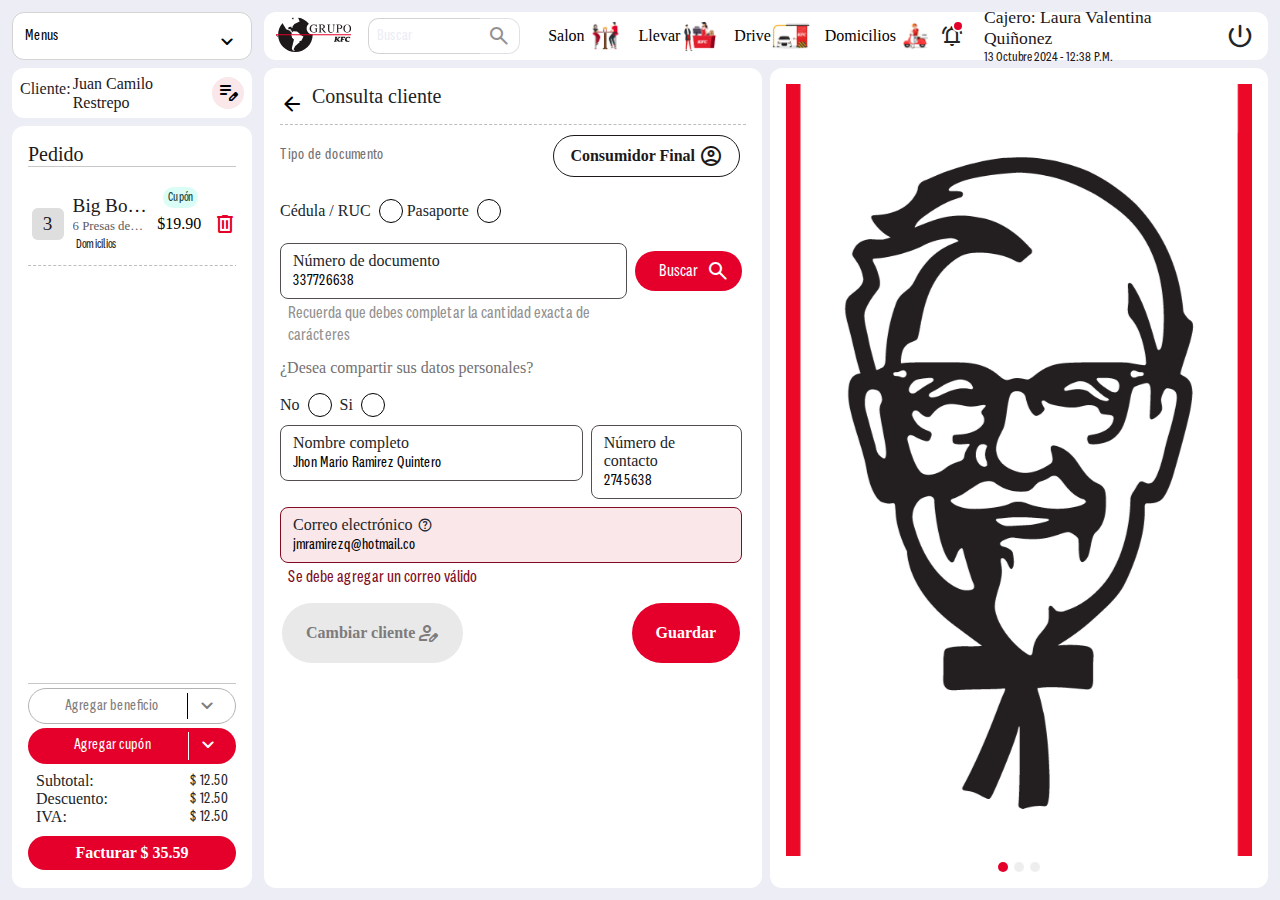
<file: index.html>
<!DOCTYPE html>
<html lang="es">
  <head>
    <meta charset="UTF-8" />
    <meta name="viewport" content="width=device-width, initial-scale=1.0" />
    <title>Demo KFC POS</title>
    <!-- bootstrap 5.3.3 -->
    <link
      href="https://cdn.jsdelivr.net/npm/bootstrap@5.3.3/dist/css/bootstrap.min.css"
      rel="stylesheet"
      crossorigin="anonymous"
    />

    <!-- material symbols -->
    <link
      rel="stylesheet"
      href="https://fonts.googleapis.com/css2?family=Material+Symbols+Rounded:opsz,wght,FILL,GRAD@20..48,100..700,0..1,-50..200"
    />

    <!-- estilos css -->
    <link rel="stylesheet" href="/css/styles.css" />
    <link rel="stylesheet" href="/css/core.css" />
    <link rel="stylesheet" href="/assets/fonts/kfc/kfc.css" />
    <!-- <link rel="stylesheet" href="libs/demo-files/demo.css" /> -->

    <!-- bootstrap bundle -->
    <script
      src="https://cdn.jsdelivr.net/npm/bootstrap@5.3.3/dist/js/bootstrap.bundle.min.js"
      integrity="sha384-YvpcrYf0tY3lHB60NNkmXc5s9fDVZLESaAA55NDzOxhy9GkcIdslK1eN7N6jIeHz"
      crossorigin="anonymous"
    ></script>
  </head>
  <body>
    <!-- main container -->
    <div class="mxp-main-container">
      <!-- container left -->
      <aside class="mxp-left-container">
        <!-- component menus -->
        <section class="mxp-component-menus">
          <!-- component reutilizable dropdown-->
          <div class="dropdown">
            <button
              class="btn btn-secondary dropdown-toggle"
              type="button"
              data-bs-toggle="dropdown"
              aria-expanded="false"
            >
              Menus
            </button>
            <ul class="dropdown-menu">
              <li><a class="dropdown-item" href="#">Menú Salón</a></li>
              <li><a class="dropdown-item" href="#">Menú delivery</a></li>
              <li><a class="dropdown-item" href="#">Menú drive</a></li>
            </ul>
          </div>
        </section>
        <!-- component registered user -->
        <section class="mxp-component-registered-user">
          <div class="mxp-content-detail-user">
            <h6>Cliente:</h6>
            <p>Juan Camilo Restrepo</p>
          </div>
          <button class="mxp-button-edit-user">
            <span class="material-symbols-rounded"> edit_note </span>
          </button>
        </section>
        <!-- component order -->
        <section class="mxp-component-summary-order">
          <h5>Pedido</h5>
          <!-- items order -->
          <section class="mxp-content-summary-order">
            <ul class="m-0 p-0">
              <li class="mxp-border-bottom-dashed">
                <div class="swipe-container">
                  <div class="reveal-left">
                    <button type="button" class="mxp-btn">
                      <em class="material-symbols-rounded">content_copy</em>
                    </button>
                  </div>
                  <div class="swipe-item">
                    <!-- <button type="button">
                      <em class="material-symbols-rounded">content_copy</em>
                    </button> -->
                    <div class="mxp-ItemLista_producto-ordenar">
                      <span class="mxp-tag-cupon active">Cupón</span>
                      <div class="mxp-contenedor-producto">
                        <div class="mxp-cantidades-prodto">3</div>
                        <div class="mxp-info-prodto">
                          <div class="mxp-nombre-plu">
                            Big Box kentuckt Sandwich Nuggets
                          </div>
                          <div class="mxp-descripcion-plu">
                            6 Presas de Pollo + 3 Papas Pequeñas
                          </div>
                          <span class="mxp-carga-tag-menu color-tag-purpura"
                            >Domicilios</span
                          >
                        </div>
                        <div class="mxp-precio-item-prodto">$19.90</div>
                        <div class="mxp-icono-borrar-item">
                          <em class="material-symbols-rounded">delete</em>
                        </div>
                      </div>
                    </div>
                    <!-- <button type="button">
                      <em class="material-symbols-rounded">delete</em>
                    </button> -->
                  </div>
                  <div class="reveal-right">
                    <button type="button" class="mxp-btn">
                      <em class="material-symbols-rounded">delete</em>
                    </button>
                  </div>
                </div>
              </li>
            </ul>
          </section>
          <!-- section summary amount -->
          <div class="mxp-content-summary-amount-items-container">
            <!-- button group Discount disable -->
            <div
              class="btn-group mxp-btn-group mxp-btn-group-disable w-100 my-1"
              role="group"
              aria-label="Button group with nested dropdown"
            >
              <button type="button" class="mxp-btn-left-group w-100" disabled>
                Agregar beneficio
              </button>

              <div class="btn-group" role="group">
                <button
                  type="button"
                  class="dropdown-toggle mxp-btn-right-group"
                  data-bs-toggle="dropdown"
                  aria-expanded="false"
                  disabled
                ></button>
                <ul class="dropdown-menu">
                  <li>
                    <a class="dropdown-item" href="#">Agregar beneficio</a>
                  </li>
                  <li>
                    <a class="dropdown-item" href="#">Consultar beneficio</a>
                  </li>
                </ul>
              </div>
            </div>
            <!-- button group Discount -->
            <div
              class="btn-group mxp-btn-group mxp-btn-group-primary w-100"
              role="group"
              aria-label="Button group with nested dropdown"
            >
              <button
                type="button"
                class="mxp-btn-left-group w-100"
                data-bs-toggle="modal"
                data-bs-target="#staticBackdrop"
              >
                Agregar cupón
              </button>

              <div class="btn-group" role="group">
                <button
                  type="button"
                  class="dropdown-toggle mxp-btn-right-group"
                  data-bs-toggle="dropdown"
                  aria-expanded="false"
                ></button>
                <ul class="dropdown-menu">
                  <li>
                    <a
                      class="dropdown-item"
                      data-bs-toggle="modal"
                      data-bs-target="#staticBackdrop"
                      href="#"
                      >Agregar cupón</a
                    >
                  </li>
                  <li>
                    <a
                      class="dropdown-item"
                      data-bs-toggle="modal"
                      data-bs-target="#staticBackdrop"
                      href="#"
                      >Consultar cupón</a
                    >
                  </li>
                </ul>
              </div>
            </div>
            <div class="mxp-datosDePago">
              <div class="mxp-SummarySubtotalContainer">
                <span>Subtotal:</span><span>$ 12.50</span>
              </div>
              <div class="mxp-DiscountContainer">
                <span>Descuento:</span><span>$ 12.50</span>
              </div>
              <div class="mxp-TaxContainer">
                <span>IVA:</span><span>$ 12.50</span>
              </div>
            </div>
            <div class="mxp-PayButton">
              <button class="mxp-btn mxp-btn-primary w-100" type="button">
                Facturar $ 35.59
              </button>
            </div>
          </div>
        </section>
      </aside>
      <!-- container right -->
      <div class="mxp-right-container">
        <!-- main header app -->
        <header class="mxp-header-app">
          <div class="mxp-logo-search-container">
            <div class="mxp-logo-grupo-kfc">
              <svg
                width="76"
                height="38"
                viewBox="0 0 76 38"
                fill="none"
                rel="preload"
              >
                <g clip-path="url(#clip0_549_7180)">
                  <path
                    d="M17.4524 2.17023L17.5901 0.5C16.9132 0.570325 16.248 0.684604 15.5975 0.828185L16.629 2.1673H17.4524V2.17023Z"
                    fill="#1D1819"
                  />
                  <path
                    d="M36.6806 17.6945C36.6806 27.2442 28.9418 34.9829 19.3922 34.9829C9.84261 34.9829 2.10388 27.2442 2.10388 17.6945C2.10388 13.1908 3.82685 9.08847 6.65159 6.01174L6.70434 6.53039L10.1737 12.3615L13.9127 13.8735L15.4247 15.6991C15.4247 15.6991 16.3829 15.4529 16.3155 15.4764C16.2481 15.4969 15.202 17.4103 15.202 17.4103L16.1162 20.7039L17.9623 22.4181L15.8496 31.2967L16.5382 33.2775L18.8091 33.9427C18.8091 33.9427 17.6077 32.4541 17.5608 32.3428C17.5169 32.2314 19.3424 29.0492 19.2516 29.0052C19.1637 28.9583 23.4359 25.445 23.4359 25.445L23.5707 23.977L25.3728 23.7308L27.4621 19.5816L23.9692 17.6945L23.77 16.7657L21.0097 14.4977L17.1154 14.1636L16.6056 15.031L15.9375 14.8757L15.5155 13.3842L14.2907 13.3168L14.824 12.0275L13.7339 11.8927L12.89 12.5842L12.1985 11.8048L12.7347 10.0467L15.2694 9.66866L15.7148 11.0254H16.4268L16.5147 9.55731L18.4282 7.11057L23.6352 4.46165L22.0206 0.605469C26.372 1.2677 30.1901 3.55621 32.8361 6.82927C31.497 7.91052 30.6414 9.5661 30.6414 11.4209C30.6414 14.6823 33.2874 17.3283 36.5487 17.3283C36.5897 17.3283 36.6337 17.3283 36.6747 17.3253C36.6806 17.4484 36.6806 17.5715 36.6806 17.6945Z"
                    fill="#1D1819"
                  />
                  <path
                    d="M39.1067 7.65262C39.5521 7.78155 39.807 7.84309 39.8744 7.84309C40.0444 7.84309 40.1645 7.81086 40.2378 7.74346C40.3081 7.679 40.3696 7.5823 40.4195 7.45923H40.6803L40.774 9.96164H40.5015C40.2583 9.38439 40.0063 8.95365 39.7455 8.67234C39.2767 8.17714 38.6672 7.92807 37.9141 7.92807C37.1611 7.92807 36.4812 8.21816 35.9011 8.79541C35.3209 9.3756 35.0337 10.3279 35.0337 11.6553C35.0337 12.7512 35.3209 13.6068 35.8981 14.2222C36.4754 14.8375 37.1874 15.1452 38.0343 15.1452C38.1778 15.1452 38.3449 15.1306 38.5383 15.1042C38.7317 15.0778 38.9163 15.0339 39.0891 14.9753C39.3704 14.8815 39.5492 14.8024 39.6166 14.735C39.6869 14.6676 39.7221 14.568 39.7221 14.4361V12.5402C39.7221 12.0802 39.6576 11.796 39.5287 11.6817C39.3997 11.5674 39.1155 11.5 38.6789 11.4707V11.2509H41.7117V11.4707C41.4187 11.4912 41.2223 11.5381 41.1256 11.6172C40.9645 11.7403 40.8824 11.9982 40.8824 12.3849V14.7262C40.8824 14.8668 40.5396 15.0514 39.8569 15.2829C39.1741 15.5144 38.5148 15.6316 37.8848 15.6316C36.7244 15.6316 35.7428 15.2917 34.9458 14.6148C34.0667 13.8676 33.6272 12.8655 33.6272 11.6055C33.6272 10.4979 33.9788 9.54848 34.6791 8.76025C35.4498 7.88997 36.4724 7.45337 37.7471 7.45337C38.2071 7.45337 38.6613 7.51783 39.1067 7.64383V7.65262Z"
                    fill="#1D1819"
                  />
                  <path
                    d="M42.5468 15.2508C43.0039 15.2098 43.2881 15.1189 43.3994 14.9841C43.5108 14.8494 43.5694 14.5358 43.5694 14.0406V8.88928C43.5694 8.47025 43.5079 8.19774 43.3819 8.06588C43.2559 7.93695 42.9775 7.85491 42.5497 7.81974V7.59998H45.8433C46.5289 7.59998 47.1003 7.68788 47.5574 7.86077C48.4248 8.18895 48.8585 8.79551 48.8585 9.67751C48.8585 10.2694 48.6651 10.7236 48.2812 11.0401C47.8944 11.3565 47.3728 11.5646 46.7106 11.6671L49.1632 14.6853C49.3156 14.8699 49.465 15.0047 49.6174 15.0896C49.7698 15.1746 49.9632 15.2274 50.1976 15.2508V15.4706H48.2812L45.3041 11.8049L44.7825 11.8342V14.1783C44.7825 14.6179 44.8499 14.8962 44.9818 15.0134C45.1166 15.1307 45.4067 15.2098 45.855 15.2479V15.4676H42.5497V15.2479L42.5468 15.2508ZM46.611 11.128C47.241 10.8701 47.5574 10.3808 47.5574 9.66579C47.5574 8.95081 47.2761 8.50835 46.7106 8.25635C46.4088 8.12156 46.0074 8.05416 45.5092 8.05416C45.1722 8.05416 44.9671 8.0776 44.8909 8.12742C44.8147 8.1743 44.7767 8.28858 44.7767 8.46732V11.3946C45.6323 11.3624 46.2447 11.2745 46.611 11.128Z"
                    fill="#1D1819"
                  />
                  <path
                    d="M54.3615 7.59998V7.81974C53.9043 7.85198 53.6084 7.92816 53.4736 8.0483C53.3388 8.17137 53.2714 8.44974 53.2714 8.88635V12.6898C53.2714 13.3139 53.3564 13.8003 53.5263 14.149C53.8428 14.7849 54.4464 15.1014 55.3343 15.1014C56.3071 15.1014 56.9576 14.7761 57.2917 14.1256C57.4763 13.7622 57.5701 13.1996 57.5701 12.4407V9.34346C57.5701 8.69588 57.4939 8.29151 57.3386 8.12742C57.1833 7.96332 56.8902 7.85784 56.4566 7.81681V7.59705H59.211V7.81681C58.7509 7.86663 58.4491 7.97798 58.3085 8.15086C58.1678 8.32374 58.0975 8.72225 58.0975 9.34346V12.4407C58.0975 13.2612 57.9715 13.9029 57.7195 14.3629C57.2536 15.2098 56.3716 15.6347 55.0706 15.6347C53.7696 15.6347 52.9081 15.2156 52.4451 14.3805C52.1931 13.9322 52.0671 13.3374 52.0671 12.6019V8.88342C52.0671 8.44974 51.9997 8.17137 51.8678 8.05123C51.733 7.92816 51.443 7.85198 50.9946 7.81681V7.59705H54.3703L54.3615 7.59998Z"
                    fill="#1D1819"
                  />
                  <path
                    d="M60.0813 15.2508C60.5355 15.2098 60.8168 15.1189 60.9281 14.9812C61.0395 14.8435 61.0952 14.53 61.0952 14.0406V8.88927C61.0952 8.47611 61.0336 8.20067 60.9076 8.07174C60.7816 7.93988 60.5062 7.85784 60.0784 7.82267V7.60291H63.2166C64.2246 7.60291 64.9953 7.79923 65.5286 8.18895C66.0619 8.57867 66.3315 9.09439 66.3315 9.73318C66.3315 10.5419 66.0355 11.128 65.4436 11.4942C64.8517 11.8576 64.1104 12.0393 63.2196 12.0393C63.0906 12.0393 62.9266 12.0393 62.7302 12.0305C62.531 12.0246 62.3815 12.0217 62.2848 12.0217V14.1813C62.2848 14.6267 62.3522 14.908 62.4899 15.0252C62.6277 15.1394 62.9353 15.2156 63.41 15.2508V15.4706H60.0813V15.2508ZM64.0957 8.26221C63.7587 8.11569 63.3339 8.04244 62.8181 8.04244C62.5749 8.04244 62.4255 8.06588 62.3669 8.11569C62.3112 8.16551 62.2819 8.271 62.2819 8.43802V11.5411C62.4958 11.5616 62.6335 11.5734 62.7009 11.5763C62.7654 11.5792 62.8299 11.5822 62.8914 11.5822C63.4364 11.5822 63.8672 11.506 64.1807 11.3507C64.7492 11.0694 65.0334 10.539 65.0334 9.76541C65.0334 9.03872 64.7198 8.53765 64.0928 8.26807L64.0957 8.26221Z"
                    fill="#1D1819"
                  />
                  <path
                    d="M68.5321 8.48481C69.2646 7.78449 70.1642 7.43286 71.2337 7.43286C72.3033 7.43286 73.2087 7.78449 73.9413 8.49067C74.7354 9.25253 75.131 10.2693 75.131 11.541C75.131 12.8128 74.7207 13.8559 73.9003 14.6207C73.1648 15.3035 72.2769 15.6434 71.2337 15.6434C70.1173 15.6434 69.1914 15.2654 68.4559 14.5094C67.7087 13.7387 67.3336 12.7483 67.3336 11.541C67.3336 10.2723 67.7321 9.25253 68.5292 8.48481H68.5321ZM69.4229 14.313C69.9151 14.9108 70.5188 15.2097 71.2367 15.2097C71.9546 15.2097 72.5377 14.9196 73.0358 14.3365C73.534 13.7534 73.783 12.8215 73.783 11.5381C73.783 10.2547 73.531 9.30235 73.027 8.72509C72.523 8.14784 71.9253 7.86067 71.2367 7.86067C70.5481 7.86067 69.9181 8.15956 69.4258 8.75732C68.9306 9.35509 68.6845 10.281 68.6845 11.5381C68.6845 12.7952 68.9306 13.7123 69.4229 14.313Z"
                    fill="#1D1819"
                  />
                  <path
                    d="M1.98376 20.0153L0 18.2191V17.1788L1.98376 18.9721V20.0153Z"
                    fill="#810C22"
                  />
                  <path
                    d="M75.131 17.173H0V18.2161H75.131V17.173Z"
                    fill="#E4002B"
                  />
                  <path
                    d="M73.9062 19.9274C73.5692 19.8336 73.1385 19.7487 72.6023 19.7487C69.801 19.7487 69.0919 21.331 68.9746 22.4034C68.8457 23.6107 69.6808 24.7916 71.7349 24.7916C72.5993 24.7916 73.1649 24.6421 73.3671 24.5777C73.4169 24.563 73.455 24.5191 73.4638 24.4663L73.578 23.8568C73.5956 23.766 73.5077 23.6898 73.4198 23.7162C73.1971 23.7865 72.7986 23.8832 72.2946 23.8832C71.313 23.8832 70.6009 23.2942 70.6918 22.2774C70.7797 21.2929 71.4419 20.5457 72.3561 20.5457C72.9041 20.5457 73.1473 20.8328 73.1297 21.2167C73.1297 21.2167 73.1297 21.2226 73.1297 21.2372C73.1268 21.3075 73.1825 21.3661 73.2528 21.3661H73.6249C73.6835 21.3661 73.7333 21.3251 73.7451 21.2694L74.0058 20.0915C74.0234 20.0182 73.9765 19.9421 73.9033 19.9215L73.9062 19.9274Z"
                    fill="#1D1819"
                  />
                  <path
                    d="M63.9815 24.1586C63.7295 24.1557 63.6065 24.0971 63.3545 23.7748L62.0622 22.0254L63.7413 20.6277C63.9669 20.4519 64.2423 20.4021 64.3947 20.3816C64.3947 20.3816 64.4006 20.3816 64.4094 20.3816C64.4621 20.3757 64.506 20.3376 64.5178 20.2849L64.5852 19.9743C64.6027 19.8981 64.5441 19.8248 64.465 19.8248H62.4461C62.3846 19.8248 62.3289 19.8688 62.3172 19.9303L62.2498 20.238C62.2351 20.3054 62.2761 20.3757 62.3435 20.3962C62.4608 20.4431 62.4871 20.5545 62.3846 20.6394L60.6645 22.0694L60.9605 20.7215C61.0103 20.5134 61.1744 20.4285 61.2799 20.3962C61.2857 20.3962 61.2916 20.3933 61.2975 20.3904C61.3443 20.3757 61.3766 20.3376 61.3883 20.2907L61.4586 19.9713C61.4762 19.8952 61.4176 19.8248 61.3385 19.8248H59.1203C59.0588 19.8248 59.0031 19.8688 58.9914 19.9303L58.9181 20.2526C58.9035 20.3171 58.9416 20.3845 59.0031 20.4079C59.0148 20.4109 59.0236 20.4138 59.0265 20.4167C59.1642 20.4724 59.3283 20.5925 59.258 20.9149L58.7306 23.3352C58.5929 23.9975 58.3672 24.1323 58.1533 24.1557C58.1533 24.1557 58.1504 24.1557 58.1475 24.1557C58.0889 24.1616 58.0449 24.2055 58.0302 24.2612L57.9629 24.5718C57.9453 24.6509 58.0068 24.7271 58.0889 24.7271H60.4213C60.477 24.7271 60.5268 24.6861 60.5415 24.6304L60.6206 24.2671C60.6323 24.2084 60.603 24.1469 60.5444 24.1264C60.5385 24.1264 60.5356 24.1235 60.5297 24.1205C60.4125 24.0737 60.2514 23.9711 60.2924 23.7777L60.562 22.5412C61.4908 24.2378 61.7985 24.7271 62.912 24.7271H63.9171C63.9727 24.7271 64.0226 24.689 64.0372 24.6333L64.1075 24.3198C64.1251 24.2378 64.0665 24.1616 63.9845 24.1586H63.9815Z"
                    fill="#1D1819"
                  />
                  <path
                    d="M69.042 21.1786L69.3086 19.9743C69.3262 19.8981 69.2676 19.8248 69.1885 19.8248H65.0568C64.9953 19.8248 64.9396 19.8688 64.925 19.9303L64.8547 20.2526C64.84 20.3171 64.8752 20.3786 64.9367 20.3992C64.9426 20.3992 64.9455 20.4021 64.9514 20.405C65.0862 20.4578 65.2766 20.5896 65.1946 20.9119L64.3858 24.5777C64.3682 24.6538 64.4268 24.7271 64.506 24.7271H66.3637C66.4194 24.7271 66.4692 24.6861 66.4839 24.6304L66.5659 24.2641C66.5776 24.2084 66.5513 24.1557 66.4985 24.1323C66.4927 24.1323 66.4868 24.1264 66.4809 24.1235C66.3637 24.0649 66.1879 23.933 66.2465 23.6751C66.2524 23.64 66.4282 22.8459 66.4282 22.8459H68.0076C68.0662 22.8459 68.116 22.8049 68.1277 22.7492L68.2772 22.0782C68.2947 22.002 68.2361 21.9287 68.157 21.9287H66.6304L66.9146 20.6306H67.9812C68.327 20.6306 68.4325 20.8094 68.412 21.1171C68.412 21.1171 68.412 21.12 68.412 21.1346C68.4032 21.2079 68.4618 21.2724 68.535 21.2724H68.9277C68.9863 21.2724 69.0361 21.2313 69.0478 21.1757L69.042 21.1786Z"
                    fill="#1D1819"
                  />
                  <path
                    d="M74.6709 19.9069C74.413 19.9069 74.2079 20.1061 74.2079 20.3552C74.2079 20.6043 74.413 20.8094 74.6709 20.8094C74.9287 20.8094 75.1309 20.6101 75.1309 20.3552C75.1309 20.1003 74.9317 19.9069 74.6709 19.9069ZM74.6738 20.7156C74.4716 20.7156 74.3222 20.5574 74.3222 20.3581C74.3222 20.1589 74.4687 20.0006 74.6709 20.0006C74.8731 20.0006 75.0166 20.1618 75.0166 20.361C75.0166 20.5603 74.8701 20.7156 74.6738 20.7156Z"
                    fill="#1D1819"
                  />
                  <path
                    d="M74.7765 20.3698V20.3639C74.8322 20.3464 74.8703 20.3083 74.8703 20.2584C74.8703 20.2145 74.8498 20.1793 74.8264 20.1588C74.7941 20.1383 74.756 20.1266 74.6711 20.1266C74.5978 20.1266 74.5392 20.1324 74.4982 20.1412V20.5896H74.6037V20.4079H74.6535C74.7121 20.4079 74.7385 20.4284 74.7472 20.4782C74.7619 20.531 74.7678 20.572 74.7824 20.5866H74.8938C74.882 20.5691 74.8732 20.5427 74.8615 20.4753C74.8469 20.4137 74.8234 20.3815 74.7795 20.3669L74.7765 20.3698ZM74.6535 20.3376H74.6037V20.2086C74.6037 20.2086 74.633 20.2028 74.6623 20.2028C74.7267 20.2028 74.759 20.2291 74.759 20.2702C74.759 20.3171 74.7121 20.3346 74.6535 20.3346V20.3376Z"
                    fill="#1D1819"
                  />
                </g>
                <defs>
                  <clipPath id="clip0_549_7180">
                    <rect
                      width="75.1311"
                      height="37"
                      fill="white"
                      transform="translate(0 0.5)"
                    />
                  </clipPath>
                </defs>
              </svg>
            </div>
            <!-- component input search -->
            <div class="mxp-input-search-container">
              <div class="form-search">
                <div class="input-group">
                  <input
                    type="text"
                    class="form-control"
                    placeholder="Buscar"
                    aria-label="Recipient's username"
                    aria-describedby="basic-addon2"
                  />
                  <div class="input-group-text" id="basic-addon2">
                    <span class="material-symbols-rounded"> search </span>
                  </div>
                </div>
              </div>
            </div>
            <!-- component options ways search -->
            <div class="mxp-service-options-ways">
              <div class="mxp-way-salon">
                <a href="#" target="" tabindex="">Salon</a>
              </div>
              <div class="mxp-way-llevar">
                <a href="#" target="" tabindex="">Llevar</a>
              </div>
              <div class="mxp-way-drive">
                <a href="#" target="" tabindex="">Drive</a>
              </div>
              <div class="mxp-way-delivery">
                <a href="#" target="" tabindex="">Domicilios</a>
              </div>
            </div>
          </div>
          <!-- component sessions -->
          <div class="mxp-sessions">
            <div class="mxp-AlertasNotificaciones">
              <span class="material-symbols-rounded">
                notifications_active
              </span>
            </div>
            <div class="mxp-NombreFechahora">
              <p class="mxp-nombre">Cajero: Laura Valentina Quiñonez</p>
              <p class="mxp-FechaHora">13 Octubre 2024 - 12:38 P.M.</p>
            </div>
            <div class="mxp-CerrarSesion">
              <span class="material-symbols-rounded"> power_settings_new </span>
            </div>
          </div>
        </header>
        <!-- section registro de usuario -->
        <main class="mxp-section-main-for-two-containers">
          <!-- left component -->
          <section class="mxp-component-left-content">
            <div class="mxp-group-header-content">
              <button class="mxp-btn mxp-btn-icon-rounded">
                <em class="material-symbols-rounded">arrow_back</em>
              </button>
              <h6>Consulta cliente</h6>
            </div>
            <div class="mxp-scroll-content gap-2">
              <!-- componente tipo de documento -->
              <div class="mxp-document-type">
                <p>Tipo de documento</p>
                <button
                  class="mxp-btn mxp-btn-secondary py-2 d-flex w-auto align-items-center gap-1"
                >
                  Consumidor Final
                  <em class="material-symbols-rounded">account_circle</em>
                </button>
              </div>
              <!-- componente seguimiento de documento -->
              <div class="mxp-data-sharing">
                <div class="mxp-radio-button-form-group">
                  <input type="radio" id="cedula" />
                  <label for="cedula" class="mxp-font-family-condensan-medium"
                    >Cédula / RUC<span class="mxp-radio-button"></span
                  ></label>
                </div>
                <div class="mxp-radio-button-form-group">
                  <input type="radio" id="pasaporte" />
                  <label
                    for="pasaporte"
                    class="mxp-font-family-condensan-medium"
                    >Pasaporte<span class="mxp-radio-button"></span
                  ></label>
                </div>
              </div>
              <!-- componente numero de documento -->
              <!-- Estado disable del input-field "mxp-field-active" -->
              <div class="mxp-document-number gap-2">
                <div class="w-100">
                  <div class="mxp-field mxp-field-active">
                    <label
                      for="input-field"
                      class="mxp-label-field mxp-font-family-condensan-medium"
                      >Número de documento</label
                    >
                    <input
                      type="text"
                      id="input-field"
                      class="mxp-input-field"
                      value="337726638"
                    />
                  </div>
                  <p class="mxp-suport-text">
                    Recuerda que debes completar la cantidad exacta de
                    carácteres
                  </p>
                </div>
                <div class="pt-2">
                  <button
                    class="d-flex justify-content-center align-items-center gap-2 py-2 ps-4"
                  >
                    Buscar
                    <em class="material-symbols-rounded">search</em>
                  </button>
                </div>
              </div>
              <!-- Estado disable del input-field "mxp-field-disable" -->
              <div class="mxp-document-number gap-2" style="display: none">
                <div class="w-100">
                  <div class="mxp-field mxp-field-disable">
                    <label
                      for="input-field"
                      class="mxp-label-field mxp-font-family-condensan-medium"
                      >Número de documento</label
                    >
                    <input
                      type="text"
                      id="input-field"
                      class="mxp-input-field"
                      disabled
                      value="337726638"
                    />
                  </div>
                  <p class="mxp-suport-text">
                    En este momento NO puedes editar este campo
                  </p>
                </div>
                <button class="mxp-btn mxp-btn-primary">
                  <em class="material-symbols-rounded">search</em>
                </button>
              </div>
              <!-- componente numero de documento -->
              <div class="mxp-shared-personal-data">
                <h6 class="fs-6">¿Desea compartir sus datos personales?</h6>
                <div class="d-flex gap-2">
                  <div class="mxp-radio-button-form-group">
                    <input type="radio" id="no" />
                    <label for="no" class="mxp-font-family-condensan-medium"
                      >No<span class="mxp-radio-button"></span
                    ></label>
                  </div>
                  <div class="mxp-radio-button-form-group">
                    <input type="radio" id="si" />
                    <label for="si" class="mxp-font-family-condensan-medium"
                      >Si<span class="mxp-radio-button"></span
                    ></label>
                  </div>
                </div>
              </div>
              <!-- componente información cliente -->
              <div class="mxp-info-customer-field">
                <div class="w-100">
                  <div class="mxp-field mxp-field-active">
                    <label
                      for="input-field"
                      class="mxp-label-field mxp-font-family-condensan-medium"
                      >Nombre completo</label
                    >
                    <input
                      type="text"
                      id="input-field"
                      class="mxp-input-field"
                      value="Jhon Mario Ramirez Quintero"
                    />
                  </div>
                </div>
                <div class="w-100">
                  <div class="mxp-field mxp-field-active">
                    <label
                      for="input-field"
                      class="mxp-label-field mxp-font-family-condensan-medium"
                      >Número de contacto</label
                    >
                    <input
                      type="text"
                      id="input-field"
                      class="mxp-input-field"
                      value="2745638"
                    />
                  </div>
                </div>
              </div>
              <!-- componente email cliente -->
              <div class="w-100">
                <div class="mxp-field mxp-field-error">
                  <label
                    for="input-field"
                    class="mxp-label-field mxp-font-family-condensan-medium d-flex align-items-center gap-1"
                    >Correo electrónico
                    <em class="material-symbols-rounded fs-6">help</em></label
                  >
                  <input
                    type="text"
                    id="input-field"
                    class="mxp-input-field mxp-background-025"
                    value="jmramirezq@hotmail.co"
                  />
                </div>
                <p class="mxp-suport-text mxp-color-red8">
                  Se debe agregar un correo válido
                </p>
              </div>
              <!-- componente botones de accion -->
              <div class="mxp-actions-buttons">
                <!-- estado boton icon active -->
                <button
                  class="mxp-btn mxp-btn-primary d-flex align-items-center px-4"
                  disabled
                >
                  Cambiar cliente
                  <em class="material-symbols-rounded">person_edit</em>
                </button>
                <button class="mxp-btn mxp-btn-primary px-4">Guardar</button>
              </div>
            </div>
          </section>
          <!-- right -->
          <section class="mxp-component-right-content">
            <div
              id="carouselExampleIndicators"
              class="carousel slide"
              data-bs-ride="carousel"
            >
              <div class="carousel-indicators">
                <button
                  type="button"
                  data-bs-target="#carouselExampleIndicators"
                  data-bs-slide-to="0"
                  class="active"
                  aria-current="true"
                  aria-label="Slide 1"
                ></button>
                <button
                  type="button"
                  data-bs-target="#carouselExampleIndicators"
                  data-bs-slide-to="1"
                  aria-label="Slide 2"
                ></button>
                <button
                  type="button"
                  data-bs-target="#carouselExampleIndicators"
                  data-bs-slide-to="2"
                  aria-label="Slide 3"
                ></button>
              </div>
              <div class="carousel-inner">
                <div class="carousel-item active">
                  <img
                    src="/assets/img/kfc-image-background.png"
                    class="d-block w-100 mxp-img-carousel"
                    alt="..."
                  />
                </div>
                <div class="carousel-item active">
                  <img
                    src="/assets/img/kfc-image-background.png"
                    class="d-block w-100 mxp-img-carousel"
                    alt="..."
                  />
                </div>
                <div class="carousel-item active">
                  <img
                    src="/assets/img/kfc-image-background.png"
                    class="d-block w-100 mxp-img-carousel"
                    alt="..."
                  />
                </div>
              </div>
            </div>
            <!-- background image para cuando no hayan productos -->
            <!-- <div
              class="mxp-background-img d-flex flex-column h-100 justify-content-center align-items-center"
            >
              <em class="material-symbols-rounded">fastfood</em>
              <p class="m-0">
                Estamos experimentando fallas con nuestra conexión a internet,
                pronto te mostraremos más información de tu interés.
              </p>
            </div> -->
            <!-- fin -->
          </section>
        </main>
        <!-- <footer class="mxp-footer-app">barra inferior Opciones</footer> -->
      </div>
    </div>
    <!-- modal politicas beneficios -->
    <div
      class="modal fade"
      id="staticBackdrop"
      data-bs-backdrop="static"
      data-bs-keyboard="false"
      tabindex="-1"
      aria-labelledby="staticBackdropLabel"
      aria-hidden="true"
    >
      <div class="modal-dialog modal-lg">
        <div class="modal-content">
          <div class="modal-header mxp-modal-header">
            <button
              type="button"
              class="btn-close"
              data-bs-dismiss="modal"
              aria-label="Close"
            ></button>
          </div>
          <div
            class="modal-body d-flex justify-content-center gap-2 flex-column"
          >
            <div class="d-flex justify-content-center flex-column">
              <div class="d-flex justify-content-center">
                <h2 class="mxp-modal-title-scanner">
                  Ubique el documento de identidad
                </h2>
                <h2 class="mxp-modal-title-scanner mxp-color-main-red">
                  en el lector
                </h2>
              </div>
              <p class="d-flex justify-content-center fs-5 m-0">
                Aumenta al máximo el brillo de tu pantalla para escanear
                correctamente
              </p>
            </div>
            <div class="d-flex justify-content-center">
              <img
                class="mxp-image-scanner"
                src="/assets/img/QR_example.png"
                alt="qr"
              />
            </div>
            <div class="mxp- d-flex justify-content-center">
              <p class="mxp-scanner-loading m-0">..escaneando..</p>
            </div>
            <div
              class="mxp-document-number gap-2 d-flex justify-content-center"
            >
              <div class="mxp-width-field-scanner">
                <div class="mxp-field mxp-field-active mxp-field-error">
                  <label
                    for="input-field"
                    class="mxp-label-field mxp-font-family-condensan-medium d-flex align-items-center gap-1"
                    >Número de documento
                    <em class="material-symbols-rounded fs-6">help</em>
                  </label>
                  <input
                    type="text"
                    id="input-field"
                    class="mxp-input-field mxp-background-025"
                    value="337726638"
                  />
                </div>
                <p class="mxp-suport-text mxp-error-color">
                  El número de documento no es válido
                </p>
              </div>
              <div class="">
                <button class="mxp-btn mxp-btn-primary py-3 px-4">
                  Redimir
                </button>
              </div>
            </div>
            <div class="mxp-auth-text gap-2">
              <em class="material-symbols-rounded mxp-error-color"
                >lock_person</em
              >
              <a class="m-0 d-flex align-items-center mxp-error-color fs-6">
                Requiere autorización del administrador
              </a>
            </div>
          </div>
        </div>
      </div>
    </div>
    <script type="module" src="js/script.js"></script>
  </body>
</html>
</file>
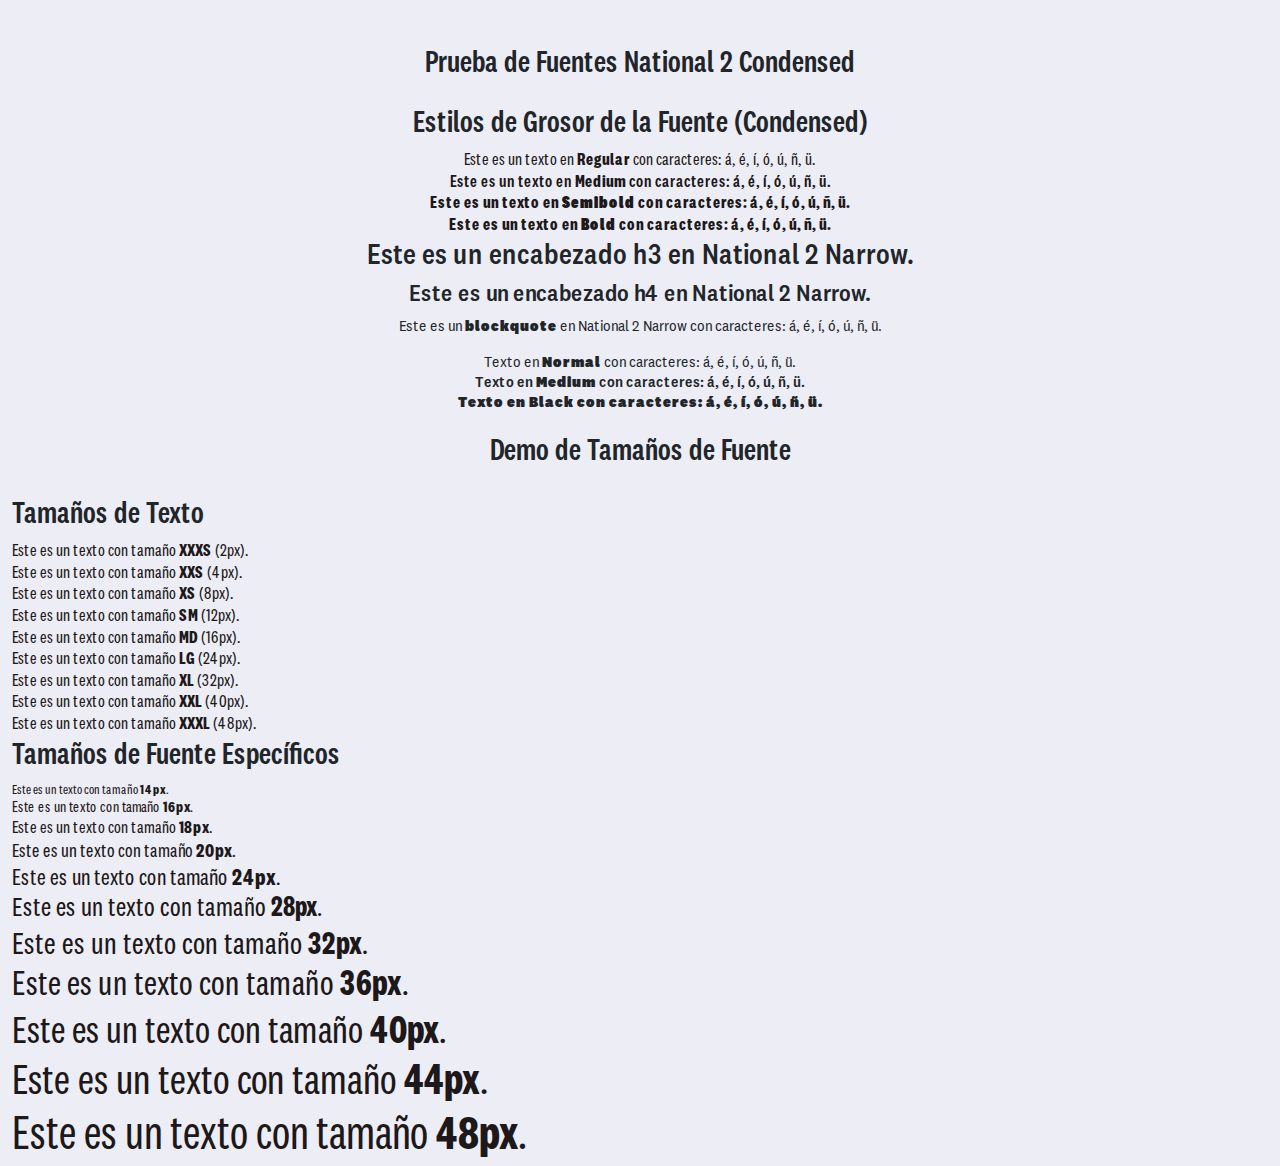
<file: demo.html>
<!DOCTYPE html>
<html lang="es">
<head>
    <meta charset="UTF-8">
    <meta name="viewport" content="width=device-width, initial-scale=1.0">
    <title>Prueba de Fuentes</title>
    <link rel="stylesheet" href="https://cdnjs.cloudflare.com/ajax/libs/bootstrap/5.3.0/css/bootstrap.min.css">
    <link rel="stylesheet" href="css/core.css"> <!-- Ruta a tu hoja de estilos con @font-face -->
</head>
<body>

    <div class="container text-center mt-5">
        <h1 class="font-national2condensed">Prueba de Fuentes National 2 Condensed</h1>
        <h2 class="font-national2condensed">Estilos de Grosor de la Fuente (Condensed)</h2>

        <p class="font-national2condensed font-regular">Este es un texto en <strong>Regular</strong> con caracteres: á, é, í, ó, ú, ñ, ü.</p>
        <p class="font-national2condensed font-medium">Este es un texto en <strong>Medium</strong> con caracteres: á, é, í, ó, ú, ñ, ü.</p>
        <p class="font-national2condensed font-semibold">Este es un texto en <strong>Semibold</strong> con caracteres: á, é, í, ó, ú, ñ, ü.</p>
        <p class="font-national2condensed font-bold">Este es un texto en <strong>Bold</strong> con caracteres: á, é, í, ó, ú, ñ, ü.</p>

        <h3 class="font-national2narrow">Este es un encabezado h3 en National 2 Narrow.</h3>
        <h4 class="font-national2narrow">Este es un encabezado h4 en National 2 Narrow.</h4>
        
        <blockquote class="font-national2narrow font-regular">Este es un <strong>blockquote</strong> en National 2 Narrow con caracteres: á, é, í, ó, ú, ñ, ü.</blockquote>
        
        <ul class="list-unstyled">
            <li class="font-national2narrow font-regular">Texto en <strong>Normal</strong> con caracteres: á, é, í, ó, ú, ñ, ü.</li>
            <li class="font-national2narrow font-medium">Texto en <strong>Medium</strong> con caracteres: á, é, í, ó, ú, ñ, ü.</li>
            <li class="font-national2narrow font-black">Texto en <strong>Black</strong> con caracteres: á, é, í, ó, ú, ñ, ü.</li>
        </ul>
    </div>

    <h1 class="text-center mb-4">Demo de Tamaños de Fuente</h1>
    
    <h2>Tamaños de Texto</h2>
    <p class="size-xxxs">Este es un texto con tamaño <strong>XXXS</strong> (2px).</p>
    <p class="size-xxs">Este es un texto con tamaño <strong>XXS</strong> (4px).</p>
    <p class="size-xs">Este es un texto con tamaño <strong>XS</strong> (8px).</p>
    <p class="size-sm">Este es un texto con tamaño <strong>SM</strong> (12px).</p>
    <p class="size-md">Este es un texto con tamaño <strong>MD</strong> (16px).</p>
    <p class="size-lg">Este es un texto con tamaño <strong>LG</strong> (24px).</p>
    <p class="size-xl">Este es un texto con tamaño <strong>XL</strong> (32px).</p>
    <p class="size-xxl">Este es un texto con tamaño <strong>XXL</strong> (40px).</p>
    <p class="size-xxxl">Este es un texto con tamaño <strong>XXXL</strong> (48px).</p>

    <h2>Tamaños de Fuente Específicos</h2>
    <p class="font-14">Este es un texto con tamaño <strong>14px</strong>.</p>
    <p class="font-16">Este es un texto con tamaño <strong>16px</strong>.</p>
    <p class="font-18">Este es un texto con tamaño <strong>18px</strong>.</p>
    <p class="font-20">Este es un texto con tamaño <strong>20px</strong>.</p>
    <p class="font-24">Este es un texto con tamaño <strong>24px</strong>.</p>
    <p class="font-28">Este es un texto con tamaño <strong>28px</strong>.</p>
    <p class="font-32">Este es un texto con tamaño <strong>32px</strong>.</p>
    <p class="font-36">Este es un texto con tamaño <strong>36px</strong>.</p>
    <p class="font-40">Este es un texto con tamaño <strong>40px</strong>.</p>
    <p class="font-44">Este es un texto con tamaño <strong>44px</strong>.</p>
    <p class="font-48">Este es un texto con tamaño <strong>48px</strong>.</p>

    <script src="https://cdnjs.cloudflare.com/ajax/libs/bootstrap/5.3.0/js/bootstrap.bundle.min.js"></script>
</body>
</html>
</file>
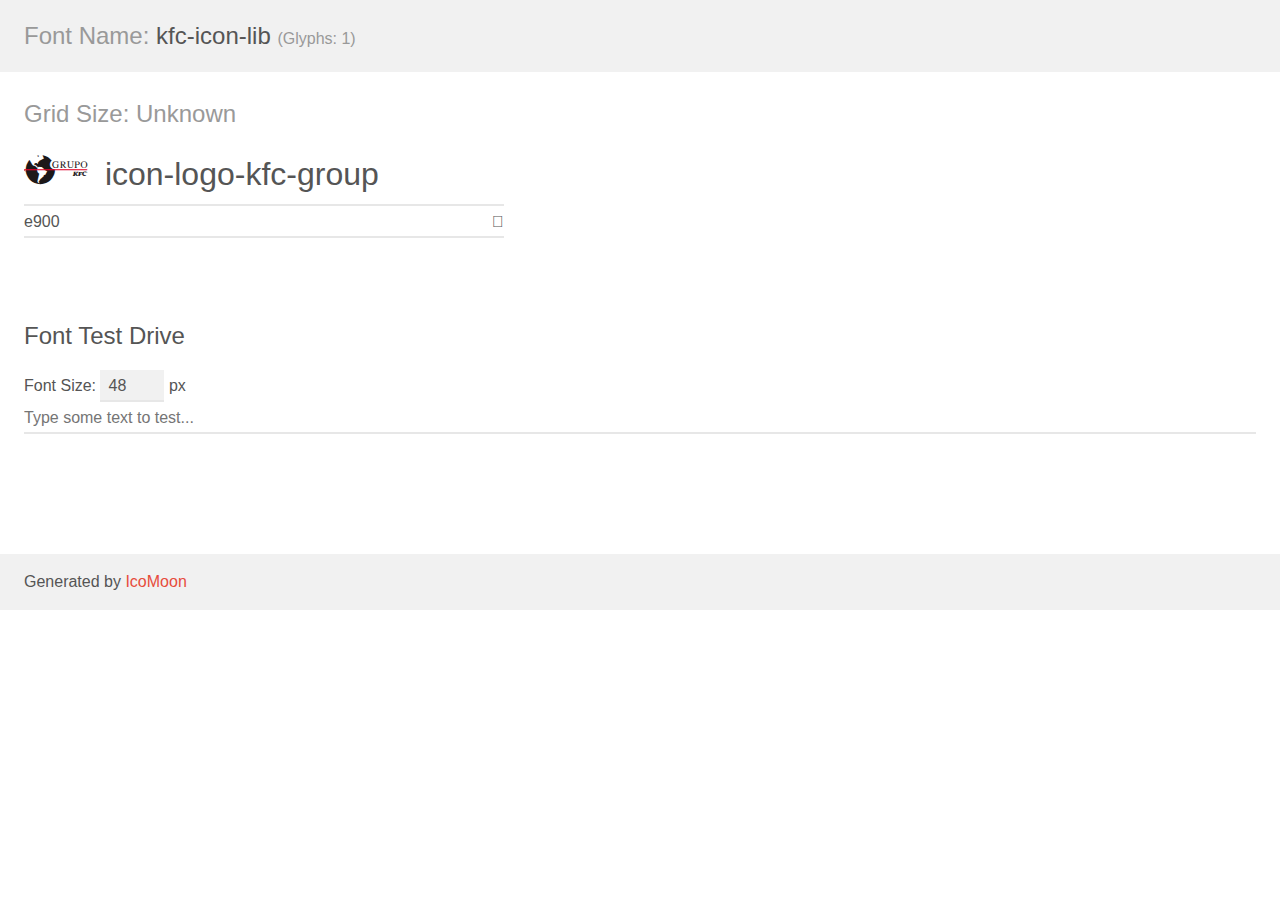
<file: assets/libs/demo.html>
<!doctype html>
<html>
<head>
    <meta charset="utf-8">
    <title>IcoMoon Demo</title>
    <meta name="description" content="An Icon Font Generated By IcoMoon.io">
    <meta name="viewport" content="width=device-width, initial-scale=1">
    <link rel="stylesheet" href="demo-files/demo.css">
    <link rel="stylesheet" href="style.css"></head>
<body>
    <div class="bgc1 clearfix">
        <h1 class="mhmm mvm"><span class="fgc1">Font Name:</span> kfc-icon-lib <small class="fgc1">(Glyphs:&nbsp;1)</small></h1>
    </div>
    <div class="clearfix mhl ptl">
        <h1 class="mvm mtn fgc1">Grid Size: Unknown</h1>
        <div class="glyph fs1">
            <div class="clearfix bshadow0 pbs">
                <span class="mxp-icon icon-logo-kfc-group"><span class="path1"></span><span class="path2"></span><span class="path3"></span><span class="path4"></span><span class="path5"></span><span class="path6"></span><span class="path7"></span><span class="path8"></span><span class="path9"></span><span class="path10"></span><span class="path11"></span><span class="path12"></span><span class="path13"></span><span class="path14"></span></span>
                <span class="mls"> icon-logo-kfc-group</span>
            </div>
            <fieldset class="fs0 size1of1 clearfix hidden-false">
                <input type="text" readonly value="e900" class="unit size1of2" />
                <input type="text" maxlength="1" readonly value="&#xe900;" class="unitRight size1of2 talign-right" />
            </fieldset>
            <div class="fs0 bshadow0 clearfix hidden-true">
                <span class="unit pvs fgc1">liga: </span>
                <input type="text" readonly value="" class="liga unitRight" />
            </div>
        </div>
    </div>

    <!--[if gt IE 8]><!-->
    <div class="mhl clearfix mbl">
        <h1>Font Test Drive</h1>
        <label>
            Font Size: <input id="fontSize" type="number" class="textbox0 mbm"
            min="8" value="48" />
            px
        </label>
        <input id="testText" type="text" class="phl size1of1 mvl"
        placeholder="Type some text to test..." value=""/>
        <div id="testDrive" class="mxp-icon" style="font-family: kfc-icon-lib">&nbsp;
        </div>
    </div>
    <!--<![endif]-->
    <div class="bgc1 clearfix">
        <p class="mhl">Generated by <a href="https://icomoon.io/app">IcoMoon</a></p>
    </div>

    <script src="demo-files/demo.js"></script>
</body>
</html>
</file>
<file: css/styles.css>
@charset "UTF-8";
/* main container */
.mxp-main-container {
  display: grid;
  grid-template-columns: minmax(200px, 240px) 1fr;
  grid-template-rows: 1fr;
  height: 100%;
  margin: 0;
  padding: 0;
  width: 100%;
  gap: var(--sizing-sm);
}

/* end main container */
.mxp-right-container,
.mxp-left-container {
  -webkit-border-top-right-radius: var(--sizing-sm);
  -webkit-border-bottom-right-radius: var(--sizing-sm);
  -moz-border-radius-topright: var(--sizing-sm);
  -moz-border-radius-bottomright: var(--sizing-sm);
  border-top-right-radius: var(--sizing-sm);
  border-bottom-right-radius: var(--sizing-sm);
  display: flex;
  flex-direction: column;
  align-items: flex-start;
  align-self: stretch;
  margin: 0;
  padding: 0;
  gap: var(--sizing-xs);
}

/* component menus*/
.mxp-component-menus {
  line-height: normal;
  margin: 0;
  padding: 0;
  width: 100%;
  height: 48px;
}

/* dropdown*/
.dropdown {
  width: 100%;
  height: 48px;
}
.dropdown .btn {
  align-items: center;
  background-color: var(--main-colors-white);
  border: 1px solid var(--gray-scale-gray-4);
  -webkit-border-radius: var(--sizing-sm);
  -moz-border-radius: var(--sizing-sm);
  border-radius: var(--sizing-sm);
  color: var(--main-colors-black);
  display: flex;
  margin: 0 0 0 0;
  padding: var(--sizing-sm);
  justify-content: space-between;
  text-align: left;
  width: 100%;
  height: 48px;
}
.dropdown .dropdown-menu.show {
  width: 100%;
}
.dropdown .dropdown-item:active {
  background-color: var(--reds-rojo-025);
  color: var(--main-colors-black);
}
.dropdown .dropdown-menu {
  width: 100%;
}
.dropdown .dropdown-menu .dropdown-item {
  padding: 0.5em 1em;
  color: #333333;
  background-color: #ffffff;
  border-bottom: 1px solid #eeeeee;
}
.dropdown .dropdown-menu .dropdown-item:hover {
  background-color: var(--main-colors-rojo-025);
  text-decoration: none;
}
.dropdown .dropdown-menu .active {
  background-color: var(--main-colors-rojo-025);
  font-family: "national_2_condensedmedium";
}
.dropdown .dropdown-menu .active:hover {
  background-color: var(--main-colors-rojo-025);
  text-decoration: none;
}

/* end dropdown*/
/* end component menus*/
/* component user register*/
.mxp-component-registered-user {
  align-items: center;
  background-color: var(--main-colors-white);
  -webkit-border-radius: var(--sizing-sm);
  -moz-border-radius: var(--sizing-sm);
  border-radius: var(--sizing-sm);
  display: flex;
  justify-content: space-between;
  margin: 0;
  padding: var(--sizing-xxs) var(--sizing-xs);
  height: 50px;
  width: 100%;
}
.mxp-component-registered-user .mxp-content-detail-user {
  margin: 0;
  padding: 0;
  display: flex;
  align-items: center;
  gap: var(--sizing-xxxs);
}
.mxp-component-registered-user .mxp-content-detail-user h6 {
  font-family: "national_2_condensedmedium";
  font-size: var(--sizing-md);
}
.mxp-component-registered-user .mxp-content-detail-user p {
  margin: 0;
  font-family: "national_2_condensedregular";
  font-size: var(--sizing-md);
}
.mxp-component-registered-user .mxp-button-edit-user {
  background-color: var(--reds-rojo-025);
  -webkit-border-radius: var(--sizing-md);
  -moz-border-radius: var(--sizing-md);
  border-radius: var(--sizing-md);
  padding: var(--sizing-xxs);
  transition: background-color 0.2s ease-in-out;
  border: none;
  height: 32px;
}
.mxp-component-registered-user .mxp-button-edit-user:hover {
  background-color: var(--main-colors-rojo);
  color: var(--main-colors-white);
}

/* end component user register */
/* component summary order */
.mxp-component-summary-order {
  align-items: flex-start;
  align-self: stretch;
  background-color: var(--main-colors-white);
  -webkit-border-radius: var(--sizing-sm);
  -moz-border-radius: var(--sizing-sm);
  border-radius: var(--sizing-sm);
  display: flex;
  flex: 1 0 0;
  flex-direction: column;
  justify-content: flex-start;
  padding: var(--sizing-md);
  height: 100%;
  gap: var(--sizing-xs);
  /* content summary order */
}
.mxp-component-summary-order h5 {
  align-items: flex-start;
  align-self: stretch;
  display: flex;
  height: auto;
  justify-content: flex-start;
  border-bottom: 1px solid var(--gray-scale-gray-5);
  color: var(--gray-scale-dark);
  font-family: "national_2_condensedmedium";
  font-size: 1.25em;
  width: 100%;
}
.mxp-component-summary-order .mxp-content-summary-order {
  align-self: stretch;
  display: flex;
  flex-direction: column;
  align-items: flex-start;
  flex: 1 0 0;
  width: 100%;
  overflow-y: auto;
  overflow-x: hidden;
}
.mxp-component-summary-order .mxp-content-summary-order .mxp-item-sumary-order {
  margin: 0;
  height: 100px;
}
.mxp-component-summary-order .mxp-content-summary-amount-items-container {
  align-self: stretch;
  align-items: center;
  border-top: 1px solid var(--gray-scale-gray-5);
  display: flex;
  padding: 0;
  flex-direction: column;
  justify-content: center;
  width: 100%;
}
.mxp-component-summary-order .mxp-content-summary-amount-items-container .mxp-datosDePago {
  display: flex;
  padding: var(--sizing-xs);
  flex-direction: column;
  justify-content: center;
  align-items: flex-start;
  align-self: stretch;
}
.mxp-component-summary-order .mxp-content-summary-amount-items-container .mxp-datosDePago .mxp-SummarySubtotalContainer,
.mxp-component-summary-order .mxp-content-summary-amount-items-container .mxp-datosDePago .mxp-DiscountContainer,
.mxp-component-summary-order .mxp-content-summary-amount-items-container .mxp-datosDePago .mxp-TaxContainer {
  display: flex;
  justify-content: space-between;
  align-items: flex-start;
  align-self: stretch;
}
.mxp-component-summary-order .mxp-content-summary-amount-items-container .mxp-datosDePago .mxp-SummarySubtotalContainer span:first-child,
.mxp-component-summary-order .mxp-content-summary-amount-items-container .mxp-datosDePago .mxp-DiscountContainer span:first-child,
.mxp-component-summary-order .mxp-content-summary-amount-items-container .mxp-datosDePago .mxp-TaxContainer span:first-child {
  font-family: "national_2_condensedmedium";
}
.mxp-component-summary-order .mxp-content-summary-amount-items-container .mxp-PayButton {
  display: flex;
  padding: 0;
  flex-direction: column;
  justify-content: center;
  align-items: center;
  align-self: stretch;
  width: 100%;
}

/* end component summary order */
/* component main header */
.mxp-header-app {
  align-items: center;
  align-self: stretch;
  background-color: var(--main-colors-white);
  -webkit-border-radius: 0.75em;
  -moz-border-radius: 0.75em;
  border-radius: 0.75em;
  display: flex;
  height: 52px;
  justify-content: space-between;
  padding: 0 0.75em;
  height: 48px;
}
.mxp-header-app .mxp-logo-search-container {
  display: flex;
  align-items: center;
  gap: 16px;
}
.mxp-header-app .mxp-logo-search-container .show-side-menu {
  display: none;
}
.mxp-header-app .mxp-logo-search-container .mxp-logo-grupo-kfc {
  line-height: normal;
  margin: 0;
  padding: 0;
}
.mxp-header-app .mxp-logo-search-container .mxp-input-search-container .form-search {
  line-height: normal;
}
.mxp-header-app .mxp-logo-search-container .mxp-input-search-container .form-search .input-group:focus {
  outline: 0;
}
.mxp-header-app .mxp-logo-search-container .mxp-input-search-container .form-search .input-group .form-control {
  background-color: var(--main-colors-white);
  border-right: 0px solid var(--main-colors-white) !important;
}
.mxp-header-app .mxp-logo-search-container .mxp-input-search-container .form-search .input-group .form-control:focus {
  outline: 2px dashed var(--reds-rojo-2) !important;
}
.mxp-header-app .mxp-logo-search-container .mxp-input-search-container .form-search .input-group .input-group-text {
  background-color: var(--main-colors-white);
  border-left: 0px solid var(--main-colors-white) !important;
  -webkit-border-top-right-radius: var(--sizing-sm);
  -webkit-border-bottom-right-radius: var(--sizing-sm);
  -moz-border-radius-topright: var(--sizing-sm);
  -moz-border-radius-bottomright: var(--sizing-sm);
  border-top-right-radius: var(--sizing-sm);
  border-bottom-right-radius: var(--sizing-sm);
  color: var(--gray-scale-gray-10);
  padding: 0 var(--sizing-xs);
}
.mxp-header-app .mxp-logo-search-container .mxp-service-options-ways {
  display: flex;
  align-items: flex-start;
  margin: 0;
  padding: 0;
  gap: 2px;
}
.mxp-header-app .mxp-logo-search-container .mxp-service-options-ways .mxp-way-salon,
.mxp-header-app .mxp-logo-search-container .mxp-service-options-ways .mxp-way-llevar,
.mxp-header-app .mxp-logo-search-container .mxp-service-options-ways .mxp-way-drive,
.mxp-header-app .mxp-logo-search-container .mxp-service-options-ways .mxp-way-delivery {
  display: flex;
  align-items: flex-start;
  margin: 0;
  padding: 0;
}
.mxp-header-app .mxp-logo-search-container .mxp-service-options-ways .mxp-way-salon a,
.mxp-header-app .mxp-logo-search-container .mxp-service-options-ways .mxp-way-llevar a,
.mxp-header-app .mxp-logo-search-container .mxp-service-options-ways .mxp-way-drive a,
.mxp-header-app .mxp-logo-search-container .mxp-service-options-ways .mxp-way-delivery a {
  -webkit-border-radius: 0.75em;
  -moz-border-radius: 0.75em;
  border-radius: 0.75em;
  color: var(--main-colors-black);
  margin: 0;
  padding: 0.75em;
  transition: background-color 0.2s ease-in-out;
  transition: all 0.2s ease-in-out;
  font-family: "national_2_condensedmedium";
  text-decoration: none;
}
.mxp-header-app .mxp-logo-search-container .mxp-service-options-ways .mxp-way-salon a:hover,
.mxp-header-app .mxp-logo-search-container .mxp-service-options-ways .mxp-way-llevar a:hover,
.mxp-header-app .mxp-logo-search-container .mxp-service-options-ways .mxp-way-drive a:hover,
.mxp-header-app .mxp-logo-search-container .mxp-service-options-ways .mxp-way-delivery a:hover {
  color: var(--main-colors-rojo);
  background-color: var(--reds-rojo-05);
  font-family: "national_2_condensedmedium";
}
.mxp-header-app .mxp-logo-search-container .mxp-service-options-ways .mxp-way-salon a,
.mxp-header-app .mxp-logo-search-container .mxp-service-options-ways .mxp-way-llevar a,
.mxp-header-app .mxp-logo-search-container .mxp-service-options-ways .mxp-way-drive a,
.mxp-header-app .mxp-logo-search-container .mxp-service-options-ways .mxp-way-delivery a {
  background-position: right center;
  background-repeat: no-repeat;
  background-size: 40px;
  padding-right: 40px;
}
.mxp-header-app .mxp-logo-search-container .mxp-service-options-ways .mxp-way-salon a {
  background-image: url("/assets/img/ico-header/icon_address_type_dine_in_col.png");
}
.mxp-header-app .mxp-logo-search-container .mxp-service-options-ways .mxp-way-llevar a {
  background-image: url("/assets/img/ico-header/icon_address_type_self_pickup_col.png");
}
.mxp-header-app .mxp-logo-search-container .mxp-service-options-ways .mxp-way-drive a {
  background-image: url("/assets/img/ico-header/icon_address_type_drive_thru_col.png");
}
.mxp-header-app .mxp-logo-search-container .mxp-service-options-ways .mxp-way-delivery a {
  background-image: url("/assets/img/ico-header/icon_address_type_delivery_col.png");
}
.mxp-header-app .mxp-sessions {
  display: flex;
  align-items: center;
  gap: 1em;
}
.mxp-header-app .mxp-sessions .mxp-icons-header {
  display: none;
  padding: var(--sizing-xxs);
  align-items: flex-start;
  gap: 8px;
  position: relative;
}
.mxp-header-app .mxp-sessions .mxp-AlertasNotificaciones {
  display: flex;
  padding: var(--sizing-xxs);
  align-items: flex-start;
  gap: 8px;
  position: relative;
}
.mxp-header-app .mxp-sessions .mxp-AlertasNotificaciones:after {
  background-color: var(--main-colors-rojo);
  -webkit-border-radius: 0.75em;
  -moz-border-radius: 0.75em;
  border-radius: 0.75em;
  border: 2px solid var(--main-colors-white);
  content: " ";
  display: block;
  height: 12px;
  left: 16px;
  margin: 0;
  padding: 0;
  position: absolute;
  top: 0;
  width: 12px;
  z-index: 1;
}
.mxp-header-app .mxp-sessions .mxp-NombreFechahora .mxp-nombre,
.mxp-header-app .mxp-sessions .mxp-NombreFechahora .mxp-FechaHora {
  margin: 0;
  padding: 0;
  line-height: normal;
}
.mxp-header-app .mxp-sessions .mxp-NombreFechahora .mxp-nombre {
  font-family: "national_2_condensedmedium";
  font-size: 1.1rem;
}
.mxp-header-app .mxp-sessions .mxp-NombreFechahora .mxp-FechaHora {
  font-size: 0.9rem;
}
.mxp-header-app .mxp-sessions .mxp-CerrarSesion {
  background-color: transparent;
  -webkit-border-radius: 1em;
  -moz-border-radius: 1em;
  border-radius: 1em;
  display: flex;
  padding: var(--sizing-xxs);
  align-items: flex-start;
  transform: scale(125%);
  transition: background-color 0.3s ease-in-out;
}
.mxp-header-app .mxp-sessions .mxp-CerrarSesion:hover {
  background-color: var(--main-colors-rojo);
  -webkit-border-radius: 1em;
  -moz-border-radius: 1em;
  border-radius: 1em;
  color: var(--main-colors-white);
}

/* end component main header */
/*--------------------------------media queries sidebar--------------------------------------*/
.mxp-colresumen-sideBar {
  -webkit-border-top-right-radius: 0.75em;
  -webkit-border-bottom-right-radius: 0.75em;
  -moz-border-radius-topright: 0.75em;
  -moz-border-radius-bottomright: 0.75em;
  border-top-right-radius: 0.75em;
  border-bottom-right-radius: 0.75em;
  display: flex;
  flex-direction: column;
  align-items: flex-start;
  align-self: stretch;
  margin: 0;
  padding: 1rem;
  row-gap: var(--sizing-xs);
  background-color: var(--altern-colors-blue-blue-grey);
}

.mxp-container-2.menu-hidden {
  grid-template-columns: 1fr;
}

.mxp-container-2.menu-hidden .mxp-colresumen-2 {
  display: none;
}

/* component categories */
.mxp-categoriasMenu {
  align-items: center;
  align-self: stretch;
  background-color: rgba(255, 255, 255, 0);
  -webkit-border-radius: 0.75em;
  -moz-border-radius: 0.75em;
  border-radius: 0.75em;
  border: 0px solid #000;
  display: flex;
  gap: 0.5em;
  justify-content: space-between;
  margin: 0;
  min-height: 50px;
  padding: 0;
  width: 100%;
  position: relative;
}
.mxp-categoriasMenu .mxp-arrow-Izq,
.mxp-categoriasMenu .mxp-arrow-dcha {
  display: grid;
  height: 32px;
  width: 32px;
  place-content: center;
  cursor: pointer;
  background-color: rgba(255, 255, 255, 0.8);
  border-radius: 50%;
  z-index: 1;
  transition: background-color 0.3s ease;
  color: var(--main-colors-rojo);
}
.mxp-categoriasMenu .mxp-arrow-Izq:hover,
.mxp-categoriasMenu .mxp-arrow-dcha:hover {
  background-color: rgba(255, 255, 255, 0.6);
}
.mxp-categoriasMenu .mxp-arrow-Izq {
  transform: rotate(180deg);
  left: 10px;
}
.mxp-categoriasMenu .mxp-arrow-dcha {
  right: 10px;
}
.mxp-categoriasMenu .mxp-listaCategorias {
  margin: 0;
  overflow-x: scroll;
  padding: 0;
  width: 100%;
}
.mxp-categoriasMenu .mxp-listaCategorias::-webkit-scrollbar {
  display: none;
}
.mxp-categoriasMenu .mxp-listaCategorias ul {
  display: flex;
  line-height: normal;
  list-style: none;
  margin: 0;
  padding: 0;
  width: 710px;
  scroll-behavior: smooth;
}
.mxp-categoriasMenu .mxp-listaCategorias ul li {
  flex: 0 0 auto;
  margin-right: 4px;
  display: flex;
  transition: all 0.2s ease-in-out;
}
.mxp-categoriasMenu .mxp-listaCategorias ul li a {
  background-color: var(--main-colors-rojo-025);
  border-radius: 0.75em;
  display: block;
  margin: 0;
  padding: 1em;
  white-space: nowrap;
  text-decoration: none;
  color: var(--main-colors-rojo);
}
.mxp-categoriasMenu .mxp-listaCategorias ul li:hover a {
  background-color: var(--main-colors-rojo) !important;
  color: var(--main-colors-white) !important;
}
.mxp-categoriasMenu .mxp-listaCategorias ul li.active a {
  background-color: var(--main-colors-rojo) !important;
  color: var(--main-colors-white) !important;
}
.mxp-categoriasMenu .mxp-listaCategorias ul li.active a:hover {
  background-color: var(--reds-rojo-7);
}

/* end component categories */
/* component footer app */
.mxp-footer-app {
  align-items: center;
  background-color: var(--main-colors-white);
  -webkit-border-radius: 0.75em;
  -moz-border-radius: 0.75em;
  border-radius: 0.75em;
  display: flex;
  height: 64px;
  max-height: 80px;
  padding: 0px var(--sizing-lg);
  justify-content: center;
  gap: 1em;
  width: 100%;
}

/* end component footer app */
/*---------------------------------------end-------------------------------*/
.mxp-icon-button {
  border: none;
  display: flex;
  border-radius: 50%;
  padding: 4px 4px;
}

/*------- component tag ---------*/
.mxp-tag {
  -webkit-border-radius: 0.75em;
  -moz-border-radius: 0.75em;
  border-radius: 0.75em;
  line-height: normal;
  font-family: "national_2_condensedmedium";
  font-size: 0.9rem;
  margin: 0;
  padding: 0.2rem 0.5rem;
}

.color-tag-rojo {
  background-color: var(--reds-rojo-025);
  color: var(--reds-rojo-8);
}

.color-tag-amarillo {
  background-color: var(--altern-colors-yellow-yellow-1);
  color: var(--altern-colors-yellow-yellow-9);
}

.color-tag-gris {
  background-color: var(--gray-scale-gray-2);
  color: var(--gray-scale-gray-14);
}

.color-tag-verde {
  background-color: var(--altern-colors-green-green-05);
  color: var(--altern-colors-green-green-9);
}

/*------- end component tag ---------*/
h6 {
  font-family: "national_2_condensedmedium";
}

textarea {
  width: 100%;
  display: flex;
  min-height: 72px;
  padding: var(--Sizing-md, 16px) var(--Sizing-sm, 12px);
  align-items: flex-start;
  gap: var(--Sizing-xs, 8px);
  align-self: stretch;
  border-radius: var(--Sizing-xs, 8px);
  border: var(--Slider-K, 1px) solid var(--Gray-Scale-Gray-3, #dfdede);
  background: var(--Main-Colors-White, #fff);
}
textarea::placeholder {
  color: var(--gray-scale-gray-13) !important;
  /* POS/action/xs/Regular */
  font-family: "national_2_condensedregular";
  font-size: 12px;
  font-style: normal;
  font-weight: 400;
  line-height: normal;
}

.mxp-accordion {
  --bs-accordion-color: var(--bs-body-color);
  --bs-accordion-bg: var(--bs-body-bg);
  --bs-accordion-transition: color 0.15s ease-in-out,
    background-color 0.15s ease-in-out, border-color 0.15s ease-in-out,
    box-shadow 0.15s ease-in-out, border-radius 0.15s ease;
  --bs-accordion-btn-icon-transform: rotate(-180deg);
  --bs-accordion-btn-icon-transition: transform 0.2s ease-in-out;
  --bs-accordion-btn-focus-box-shadow: 0 0 0 0.25rem rgba(13, 110, 253, 0.25);
}
.mxp-accordion .mxp-accordion-item .mxp-border-buttom-dashed {
  border-bottom: 1px dashed var(--gray-scale-gray-6);
}

.mxp-button-icon-collapse {
  display: flex;
  padding: var(--sizing-xxxs, 2px);
  align-items: center;
  gap: var(--sizing-xxxs, 2px);
  border-radius: var(--sizing-xl, 32px);
  border: 1px solid var(--gray-scale-gray-2);
  background: var(--main-colors-rojo-025);
}
.mxp-button-icon-collapse em {
  color: var(--main-colors-rojo);
  width: 24px;
  height: 24px;
}

.mxp-button-icon {
  display: flex;
  padding: var(--sizing-xxxs, 2px);
  align-items: center;
  gap: var(--sizing-xxxs, 2px);
  border-radius: var(--sizing-xl, 32px);
  border: 1px solid var(--gray-scale-gray-2);
  background-color: var(--main-colors-rojo);
}
.mxp-button-icon em {
  color: var(--main-colors-white);
  width: 24px;
  height: 24px;
}

.mxp-carousel-control-next,
.mxp-carousel-control-prev {
  display: flex;
  padding: var(--sizing-xxxs, 2px);
  align-items: center;
  gap: var(--sizing-xxxs, 2px);
  border-radius: var(--sizing-xl, 32px);
  border: 1px solid var(--gray-scale-gray-2);
  background-color: var(--main-colors-rojo-025);
}
.mxp-carousel-control-next em,
.mxp-carousel-control-prev em {
  color: var(--main-colors-black);
  width: 24px;
  height: 24px;
}

.mxp-buttom-rotate-180 {
  transform: rotate(180deg);
}

.mxp-section-comment {
  border-radius: var(--sizing-xs);
  border: var(--Slider-K, 1px) solid var(--Gray-Scale-Gray-3, #dfdede);
  background: var(--Main-Colors-White, #fff);
}

.mxp-section-sum {
  display: flex;
  align-items: center;
  align-self: stretch;
}
.mxp-section-sum .mxp-section-sum-content {
  display: flex;
  padding: var(--sizing-xxxs);
  width: 100%;
  align-items: center;
  justify-content: space-between;
  gap: 2px;
  border-radius: var(--sizing-xl);
  border: 1px solid var(--gray-scale-gray-2);
  background: var(--main-colors-white, #fff);
}
.mxp-section-sum .mxp-section-sum-content .mxp-button-icon {
  display: flex;
  padding: var(--sizing-xxxs, 2px);
  align-items: center;
  gap: var(--sizing-xxxs, 2px);
  border-radius: var(--sizing-xl, 32px);
  border: 1px solid var(--gray-scale-gray-2);
  background: var(--main-colors-rojo);
}
.mxp-section-sum .mxp-section-sum-content .mxp-button-icon em {
  color: var(--main-colors-white);
  width: 24px;
  height: 24px;
}
.mxp-section-sum .mxp-section-sum-content .mxp-counter {
  display: flex;
  justify-content: center;
  align-items: center;
  gap: 10px;
  align-self: stretch;
}
.mxp-section-sum .mxp-section-sum-content .mxp-counter p {
  margin: 0;
  height: 100%;
  width: 100%;
  display: flex;
  justify-content: center;
  align-items: center;
}
.mxp-section-sum .mxp-section-sum-content .mxp-counter input {
  margin: 0;
  height: 32px;
  width: 32px;
  padding: 4px;
  text-align: center;
  border-radius: var(--sizing-xxs);
  background: var(--kfc-off-white);
  background-color: var(--kfc-off-white) !important;
  border: none !important;
}

/*------------------------------------------------------------------------------------*/
.mxp-scroll-content {
  align-items: start;
  align-self: stretch;
  display: flex;
  flex: 1 0 0;
  flex-direction: column;
  justify-content: start;
  overflow: auto;
  height: 100%;
  padding: 0 4px 0 0;
}

.mxp-component-calculator,
.mxp-component-payment-options,
.mxp-component-payment-detail,
.mxp-section-billing {
  align-items: flex-start;
  align-self: stretch;
  background-color: var(--main-colors-white);
  border: 0px solid var(--main-colors-black);
  border-radius: 0.75em;
  display: flex;
  flex: 1 0 0;
  flex-direction: column;
  justify-content: flex-start;
  padding: 1em;
  height: 100%;
}
.mxp-component-calculator h6,
.mxp-component-payment-options h6,
.mxp-component-payment-detail h6,
.mxp-section-billing h6 {
  font-family: "national_2_condensedmedium";
  font-size: 16px;
}
.mxp-component-calculator .mxp-title-billing,
.mxp-component-payment-options .mxp-title-billing,
.mxp-component-payment-detail .mxp-title-billing,
.mxp-section-billing .mxp-title-billing {
  color: var(--Gray-Scale-Dark, #1d1819);
  font-family: "national_2_condensedmedium";
  font-size: 20px;
}
.mxp-component-calculator .mxp-billing-content,
.mxp-component-payment-options .mxp-billing-content,
.mxp-component-payment-detail .mxp-billing-content,
.mxp-section-billing .mxp-billing-content {
  display: grid;
  grid-template-columns: 1fr 1.5fr 1.5fr;
  grid-template-rows: 1fr;
  gap: 16px;
}
.mxp-component-calculator .mxp-billing-content .mxp-component-payment-options,
.mxp-component-calculator .mxp-billing-content .mxp-component-payment-detail,
.mxp-component-calculator .mxp-billing-content .mxp-component-calculator,
.mxp-component-payment-options .mxp-billing-content .mxp-component-payment-options,
.mxp-component-payment-options .mxp-billing-content .mxp-component-payment-detail,
.mxp-component-payment-options .mxp-billing-content .mxp-component-calculator,
.mxp-component-payment-detail .mxp-billing-content .mxp-component-payment-options,
.mxp-component-payment-detail .mxp-billing-content .mxp-component-payment-detail,
.mxp-component-payment-detail .mxp-billing-content .mxp-component-calculator,
.mxp-section-billing .mxp-billing-content .mxp-component-payment-options,
.mxp-section-billing .mxp-billing-content .mxp-component-payment-detail,
.mxp-section-billing .mxp-billing-content .mxp-component-calculator {
  border-radius: 0;
  padding: 0;
  position: relative;
}
.mxp-component-calculator .mxp-billing-content .mxp-component-calculator h6,
.mxp-component-payment-options .mxp-billing-content .mxp-component-calculator h6,
.mxp-component-payment-detail .mxp-billing-content .mxp-component-calculator h6,
.mxp-section-billing .mxp-billing-content .mxp-component-calculator h6 {
  text-align: center;
  font-family: "national_2_condensedmedium";
  font-size: 16px;
}
.mxp-component-calculator .mxp-billing-content .mxp-component-calculator .mxp-section-dropdown-calculator,
.mxp-component-payment-options .mxp-billing-content .mxp-component-calculator .mxp-section-dropdown-calculator,
.mxp-component-payment-detail .mxp-billing-content .mxp-component-calculator .mxp-section-dropdown-calculator,
.mxp-section-billing .mxp-billing-content .mxp-component-calculator .mxp-section-dropdown-calculator {
  border-radius: 8px;
  border: 1px solid var(--Gray-Scale-Gray-5, #c9c8c8);
  background: var(--KFC-Off-White, #faf7f3);
}
.mxp-component-calculator .mxp-billing-content .mxp-component-calculator .dropdown,
.mxp-component-payment-options .mxp-billing-content .mxp-component-calculator .dropdown,
.mxp-component-payment-detail .mxp-billing-content .mxp-component-calculator .dropdown,
.mxp-section-billing .mxp-billing-content .mxp-component-calculator .dropdown {
  height: auto;
}
.mxp-component-calculator .mxp-billing-content .mxp-component-calculator .dropdown .mxp-dropdown-toggle,
.mxp-component-payment-options .mxp-billing-content .mxp-component-calculator .dropdown .mxp-dropdown-toggle,
.mxp-component-payment-detail .mxp-billing-content .mxp-component-calculator .dropdown .mxp-dropdown-toggle,
.mxp-section-billing .mxp-billing-content .mxp-component-calculator .dropdown .mxp-dropdown-toggle {
  white-space: nowrap;
  border: none;
  background-color: var(--kfc-off-white);
  display: flex;
  justify-content: space-between;
  align-items: center;
  padding: 2px 8px;
  border-radius: 8px;
}
.mxp-component-calculator .mxp-billing-content .mxp-component-calculator .dropdown .mxp-dropdown-toggle label,
.mxp-component-payment-options .mxp-billing-content .mxp-component-calculator .dropdown .mxp-dropdown-toggle label,
.mxp-component-payment-detail .mxp-billing-content .mxp-component-calculator .dropdown .mxp-dropdown-toggle label,
.mxp-section-billing .mxp-billing-content .mxp-component-calculator .dropdown .mxp-dropdown-toggle label {
  font-size: 14px;
  font-family: "national_2_condensedregular";
}
.mxp-component-calculator .mxp-billing-content .mxp-component-calculator .dropdown .mxp-dropdown-toggle span,
.mxp-component-payment-options .mxp-billing-content .mxp-component-calculator .dropdown .mxp-dropdown-toggle span,
.mxp-component-payment-detail .mxp-billing-content .mxp-component-calculator .dropdown .mxp-dropdown-toggle span,
.mxp-section-billing .mxp-billing-content .mxp-component-calculator .dropdown .mxp-dropdown-toggle span {
  font-family: "national_2_condensedregular";
  font-weight: 300;
  font-size: 28px;
  display: flex;
  align-items: center;
  justify-content: center;
}
.mxp-component-calculator .mxp-billing-content .mxp-component-calculator .dropdown .mxp-dropdown-toggle em,
.mxp-component-payment-options .mxp-billing-content .mxp-component-calculator .dropdown .mxp-dropdown-toggle em,
.mxp-component-payment-detail .mxp-billing-content .mxp-component-calculator .dropdown .mxp-dropdown-toggle em,
.mxp-section-billing .mxp-billing-content .mxp-component-calculator .dropdown .mxp-dropdown-toggle em {
  padding: 2px;
  height: 28px;
  display: flex;
  align-items: center;
  border-radius: var(--Sizing-xl, 32px);
  background: var(--reds-rojo-025, #f9e7ea);
  color: var(--reds-rojo-8);
}
.mxp-component-calculator .mxp-billing-content .mxp-component-calculator .dropdown .dropdown-menu,
.mxp-component-payment-options .mxp-billing-content .mxp-component-calculator .dropdown .dropdown-menu,
.mxp-component-payment-detail .mxp-billing-content .mxp-component-calculator .dropdown .dropdown-menu,
.mxp-section-billing .mxp-billing-content .mxp-component-calculator .dropdown .dropdown-menu {
  border-radius: 0;
  height: 200px;
  overflow: auto;
}
.mxp-component-calculator .mxp-billing-content .mxp-component-calculator .dropdown .dropdown-menu li .mxp-icon-paid,
.mxp-component-calculator .mxp-billing-content .mxp-component-calculator .dropdown .dropdown-menu li .mxp-icon-payments,
.mxp-component-payment-options .mxp-billing-content .mxp-component-calculator .dropdown .dropdown-menu li .mxp-icon-paid,
.mxp-component-payment-options .mxp-billing-content .mxp-component-calculator .dropdown .dropdown-menu li .mxp-icon-payments,
.mxp-component-payment-detail .mxp-billing-content .mxp-component-calculator .dropdown .dropdown-menu li .mxp-icon-paid,
.mxp-component-payment-detail .mxp-billing-content .mxp-component-calculator .dropdown .dropdown-menu li .mxp-icon-payments,
.mxp-section-billing .mxp-billing-content .mxp-component-calculator .dropdown .dropdown-menu li .mxp-icon-paid,
.mxp-section-billing .mxp-billing-content .mxp-component-calculator .dropdown .dropdown-menu li .mxp-icon-payments {
  padding: 4px;
  border-radius: var(--Sizing-xl, 32px);
}
.mxp-component-calculator .mxp-billing-content .mxp-component-calculator .dropdown .dropdown-menu li .mxp-icon-paid,
.mxp-component-payment-options .mxp-billing-content .mxp-component-calculator .dropdown .dropdown-menu li .mxp-icon-paid,
.mxp-component-payment-detail .mxp-billing-content .mxp-component-calculator .dropdown .dropdown-menu li .mxp-icon-paid,
.mxp-section-billing .mxp-billing-content .mxp-component-calculator .dropdown .dropdown-menu li .mxp-icon-paid {
  background-color: var(--altern-colors-orange-orange-2);
  color: var(--altern-colors-orange-orange-6);
}
.mxp-component-calculator .mxp-billing-content .mxp-component-calculator .dropdown .dropdown-menu li .mxp-icon-payments,
.mxp-component-payment-options .mxp-billing-content .mxp-component-calculator .dropdown .dropdown-menu li .mxp-icon-payments,
.mxp-component-payment-detail .mxp-billing-content .mxp-component-calculator .dropdown .dropdown-menu li .mxp-icon-payments,
.mxp-section-billing .mxp-billing-content .mxp-component-calculator .dropdown .dropdown-menu li .mxp-icon-payments {
  background-color: var(--altern-colors-green-green-05);
  color: var(--altern-colors-green-green-7);
}
.mxp-component-calculator .mxp-billing-content .mxp-component-calculator .dropdown .dropdown-menu li em,
.mxp-component-payment-options .mxp-billing-content .mxp-component-calculator .dropdown .dropdown-menu li em,
.mxp-component-payment-detail .mxp-billing-content .mxp-component-calculator .dropdown .dropdown-menu li em,
.mxp-section-billing .mxp-billing-content .mxp-component-calculator .dropdown .dropdown-menu li em {
  display: flex;
  align-items: center;
  justify-content: center;
  height: 24px;
  width: 24px;
}
.mxp-component-calculator .mxp-billing-content .mxp-component-calculator .dropdown .dropdown-menu li:last-child,
.mxp-component-payment-options .mxp-billing-content .mxp-component-calculator .dropdown .dropdown-menu li:last-child,
.mxp-component-payment-detail .mxp-billing-content .mxp-component-calculator .dropdown .dropdown-menu li:last-child,
.mxp-section-billing .mxp-billing-content .mxp-component-calculator .dropdown .dropdown-menu li:last-child {
  border-bottom: none;
}
.mxp-component-calculator .mxp-billing-content .mxp-component-calculator .dropdown .dropdown-menu .dropdown-item,
.mxp-component-payment-options .mxp-billing-content .mxp-component-calculator .dropdown .dropdown-menu .dropdown-item,
.mxp-component-payment-detail .mxp-billing-content .mxp-component-calculator .dropdown .dropdown-menu .dropdown-item,
.mxp-section-billing .mxp-billing-content .mxp-component-calculator .dropdown .dropdown-menu .dropdown-item {
  display: flex;
  align-items: center;
  border-bottom: 1px dashed var(--gray-scale-gray-6);
}
.mxp-component-calculator .mxp-billing-content .mxp-component-calculator .dropdown .dropdown-menu .dropdown-item:active,
.mxp-component-payment-options .mxp-billing-content .mxp-component-calculator .dropdown .dropdown-menu .dropdown-item:active,
.mxp-component-payment-detail .mxp-billing-content .mxp-component-calculator .dropdown .dropdown-menu .dropdown-item:active,
.mxp-section-billing .mxp-billing-content .mxp-component-calculator .dropdown .dropdown-menu .dropdown-item:active {
  background-color: var(--main-colors-rojo-025);
}
.mxp-component-calculator .mxp-billing-content .mxp-component-payment-options,
.mxp-component-payment-options .mxp-billing-content .mxp-component-payment-options,
.mxp-component-payment-detail .mxp-billing-content .mxp-component-payment-options,
.mxp-section-billing .mxp-billing-content .mxp-component-payment-options {
  /* lista de formas de pago*/
}
.mxp-component-calculator .mxp-billing-content .mxp-component-payment-options .mxp-arrow-Izq,
.mxp-component-calculator .mxp-billing-content .mxp-component-payment-options .mxp-arrow-dcha,
.mxp-component-payment-options .mxp-billing-content .mxp-component-payment-options .mxp-arrow-Izq,
.mxp-component-payment-options .mxp-billing-content .mxp-component-payment-options .mxp-arrow-dcha,
.mxp-component-payment-detail .mxp-billing-content .mxp-component-payment-options .mxp-arrow-Izq,
.mxp-component-payment-detail .mxp-billing-content .mxp-component-payment-options .mxp-arrow-dcha,
.mxp-section-billing .mxp-billing-content .mxp-component-payment-options .mxp-arrow-Izq,
.mxp-section-billing .mxp-billing-content .mxp-component-payment-options .mxp-arrow-dcha {
  display: grid;
  height: 32px;
  width: 32px;
  place-content: center;
  cursor: pointer;
  background-color: rgba(255, 255, 255, 0.8);
  border-radius: 50%;
  z-index: 1;
  transition: background-color 0.3s ease;
  position: relative;
}
.mxp-component-calculator .mxp-billing-content .mxp-component-payment-options .mxp-arrow-Izq:hover,
.mxp-component-calculator .mxp-billing-content .mxp-component-payment-options .mxp-arrow-dcha:hover,
.mxp-component-payment-options .mxp-billing-content .mxp-component-payment-options .mxp-arrow-Izq:hover,
.mxp-component-payment-options .mxp-billing-content .mxp-component-payment-options .mxp-arrow-dcha:hover,
.mxp-component-payment-detail .mxp-billing-content .mxp-component-payment-options .mxp-arrow-Izq:hover,
.mxp-component-payment-detail .mxp-billing-content .mxp-component-payment-options .mxp-arrow-dcha:hover,
.mxp-section-billing .mxp-billing-content .mxp-component-payment-options .mxp-arrow-Izq:hover,
.mxp-section-billing .mxp-billing-content .mxp-component-payment-options .mxp-arrow-dcha:hover {
  background-color: rgba(255, 255, 255, 0.6);
}
.mxp-component-calculator .mxp-billing-content .mxp-component-payment-options .mxp-arrow-Izq,
.mxp-component-payment-options .mxp-billing-content .mxp-component-payment-options .mxp-arrow-Izq,
.mxp-component-payment-detail .mxp-billing-content .mxp-component-payment-options .mxp-arrow-Izq,
.mxp-section-billing .mxp-billing-content .mxp-component-payment-options .mxp-arrow-Izq {
  transform: rotate(180deg);
}
.mxp-component-calculator .mxp-billing-content .mxp-component-payment-options .mxp-taps-payment-options,
.mxp-component-payment-options .mxp-billing-content .mxp-component-payment-options .mxp-taps-payment-options,
.mxp-component-payment-detail .mxp-billing-content .mxp-component-payment-options .mxp-taps-payment-options,
.mxp-section-billing .mxp-billing-content .mxp-component-payment-options .mxp-taps-payment-options {
  margin: 0;
  overflow-x: scroll;
  padding: 0;
  width: 100%;
  outline: none;
}
.mxp-component-calculator .mxp-billing-content .mxp-component-payment-options .mxp-taps-payment-options::-webkit-scrollbar,
.mxp-component-payment-options .mxp-billing-content .mxp-component-payment-options .mxp-taps-payment-options::-webkit-scrollbar,
.mxp-component-payment-detail .mxp-billing-content .mxp-component-payment-options .mxp-taps-payment-options::-webkit-scrollbar,
.mxp-section-billing .mxp-billing-content .mxp-component-payment-options .mxp-taps-payment-options::-webkit-scrollbar {
  display: none;
}
.mxp-component-calculator .mxp-billing-content .mxp-component-payment-options .mxp-taps-payment-options .nav,
.mxp-component-payment-options .mxp-billing-content .mxp-component-payment-options .mxp-taps-payment-options .nav,
.mxp-component-payment-detail .mxp-billing-content .mxp-component-payment-options .mxp-taps-payment-options .nav,
.mxp-section-billing .mxp-billing-content .mxp-component-payment-options .mxp-taps-payment-options .nav {
  flex-wrap: nowrap;
}
.mxp-component-calculator .mxp-billing-content .mxp-component-payment-options .mxp-taps-payment-options a.nav-link,
.mxp-component-payment-options .mxp-billing-content .mxp-component-payment-options .mxp-taps-payment-options a.nav-link,
.mxp-component-payment-detail .mxp-billing-content .mxp-component-payment-options .mxp-taps-payment-options a.nav-link,
.mxp-section-billing .mxp-billing-content .mxp-component-payment-options .mxp-taps-payment-options a.nav-link {
  padding: var(--sizing-md) var(--sizing-sm);
  border-radius: var(--sizing-sm) var(--sizing-sm) var(--slider-K, 0px) var(--Slider-K, 0px);
  color: var(--gray-scale-gray-2);
  text-decoration: none;
  color: #332e2f;
  font-family: "national_2_condensedregular";
  font-size: 14px;
  border-bottom: 2px solid var(--Gray-Scale-Gray-2, #e9e9e9);
  border-top: none;
  border-left: none;
  border-right: none;
}
.mxp-component-calculator .mxp-billing-content .mxp-component-payment-options .mxp-taps-payment-options a.nav-link:hover,
.mxp-component-payment-options .mxp-billing-content .mxp-component-payment-options .mxp-taps-payment-options a.nav-link:hover,
.mxp-component-payment-detail .mxp-billing-content .mxp-component-payment-options .mxp-taps-payment-options a.nav-link:hover,
.mxp-section-billing .mxp-billing-content .mxp-component-payment-options .mxp-taps-payment-options a.nav-link:hover {
  background: var(--Gray-Scale-Gray-1, #f6f6f6);
  border-bottom: 2px solid var(--reds-rojo-6);
}
.mxp-component-calculator .mxp-billing-content .mxp-component-payment-options .mxp-taps-payment-options a.nav-link:focus,
.mxp-component-payment-options .mxp-billing-content .mxp-component-payment-options .mxp-taps-payment-options a.nav-link:focus,
.mxp-component-payment-detail .mxp-billing-content .mxp-component-payment-options .mxp-taps-payment-options a.nav-link:focus,
.mxp-section-billing .mxp-billing-content .mxp-component-payment-options .mxp-taps-payment-options a.nav-link:focus {
  outline: none;
}
.mxp-component-calculator .mxp-billing-content .mxp-component-payment-options .mxp-taps-payment-options a.nav-link.active,
.mxp-component-payment-options .mxp-billing-content .mxp-component-payment-options .mxp-taps-payment-options a.nav-link.active,
.mxp-component-payment-detail .mxp-billing-content .mxp-component-payment-options .mxp-taps-payment-options a.nav-link.active,
.mxp-section-billing .mxp-billing-content .mxp-component-payment-options .mxp-taps-payment-options a.nav-link.active {
  border-bottom: 2px solid var(--reds-rojo-6);
  background: var(--Gray-Scale-Gray-1, #f6f6f6);
  font-family: "national_2_condensedmedium";
  color: var(--reds-rojo-6);
  border-top: none;
  border-left: none;
  border-right: none;
}
.mxp-component-calculator .mxp-billing-content .mxp-component-payment-options .mxp-taps-payment-options ul,
.mxp-component-payment-options .mxp-billing-content .mxp-component-payment-options .mxp-taps-payment-options ul,
.mxp-component-payment-detail .mxp-billing-content .mxp-component-payment-options .mxp-taps-payment-options ul,
.mxp-section-billing .mxp-billing-content .mxp-component-payment-options .mxp-taps-payment-options ul {
  display: flex;
  line-height: normal;
  list-style: none;
  margin: 0;
  padding: 0;
  width: 300px;
  scroll-behavior: smooth;
  padding: 0 2px;
}
.mxp-component-calculator .mxp-billing-content .mxp-component-payment-options .mxp-taps-payment-options ul li,
.mxp-component-payment-options .mxp-billing-content .mxp-component-payment-options .mxp-taps-payment-options ul li,
.mxp-component-payment-detail .mxp-billing-content .mxp-component-payment-options .mxp-taps-payment-options ul li,
.mxp-section-billing .mxp-billing-content .mxp-component-payment-options .mxp-taps-payment-options ul li {
  flex: 0 0 auto;
  margin-right: 2px;
  display: flex;
  transition: all 0.2s ease-in-out;
}
.mxp-component-calculator .mxp-billing-content .mxp-component-payment-options ul,
.mxp-component-payment-options .mxp-billing-content .mxp-component-payment-options ul,
.mxp-component-payment-detail .mxp-billing-content .mxp-component-payment-options ul,
.mxp-section-billing .mxp-billing-content .mxp-component-payment-options ul {
  list-style: none;
}
.mxp-component-calculator .mxp-billing-content .mxp-component-payment-detail,
.mxp-component-payment-options .mxp-billing-content .mxp-component-payment-detail,
.mxp-component-payment-detail .mxp-billing-content .mxp-component-payment-detail,
.mxp-section-billing .mxp-billing-content .mxp-component-payment-detail {
  gap: 4px;
}
.mxp-component-calculator .mxp-billing-content .mxp-component-payment-detail .mxp-header-payment-detail,
.mxp-component-payment-options .mxp-billing-content .mxp-component-payment-detail .mxp-header-payment-detail,
.mxp-component-payment-detail .mxp-billing-content .mxp-component-payment-detail .mxp-header-payment-detail,
.mxp-section-billing .mxp-billing-content .mxp-component-payment-detail .mxp-header-payment-detail {
  display: flex;
  padding: 8px 4px;
  gap: 12px;
  align-items: center;
  justify-content: center;
  border-radius: 8px;
  border: var(--Slider-K, 1px) solid var(--Gray-Scale-Gray-3, #dfdede);
  background: var(--Gray-Scale-Gray-1, #f6f6f6);
}
.mxp-component-calculator .mxp-billing-content .mxp-component-payment-detail .mxp-header-payment-detail p,
.mxp-component-payment-options .mxp-billing-content .mxp-component-payment-detail .mxp-header-payment-detail p,
.mxp-component-payment-detail .mxp-billing-content .mxp-component-payment-detail .mxp-header-payment-detail p,
.mxp-section-billing .mxp-billing-content .mxp-component-payment-detail .mxp-header-payment-detail p {
  font-size: 18px;
}
.mxp-component-calculator .mxp-billing-content .mxp-component-payment-detail .mxp-section-need-pay,
.mxp-component-payment-options .mxp-billing-content .mxp-component-payment-detail .mxp-section-need-pay,
.mxp-component-payment-detail .mxp-billing-content .mxp-component-payment-detail .mxp-section-need-pay,
.mxp-section-billing .mxp-billing-content .mxp-component-payment-detail .mxp-section-need-pay {
  background-color: var(--main-colors-rojo-025);
}
.mxp-component-calculator .mxp-billing-content .mxp-component-payment-detail .mxp-section-need-pay p,
.mxp-component-payment-options .mxp-billing-content .mxp-component-payment-detail .mxp-section-need-pay p,
.mxp-component-payment-detail .mxp-billing-content .mxp-component-payment-detail .mxp-section-need-pay p,
.mxp-section-billing .mxp-billing-content .mxp-component-payment-detail .mxp-section-need-pay p {
  color: var(--reds-rojo-6);
}
.mxp-component-calculator .mxp-billing-content .mxp-component-payment-detail .mxp-section-total-pay,
.mxp-component-payment-options .mxp-billing-content .mxp-component-payment-detail .mxp-section-total-pay,
.mxp-component-payment-detail .mxp-billing-content .mxp-component-payment-detail .mxp-section-total-pay,
.mxp-section-billing .mxp-billing-content .mxp-component-payment-detail .mxp-section-total-pay {
  background-color: var(--altern-colors-blue-blue-1);
}
.mxp-component-calculator .mxp-billing-content .mxp-component-payment-detail .mxp-section-payments-made .maxp-section-cash,
.mxp-component-payment-options .mxp-billing-content .mxp-component-payment-detail .mxp-section-payments-made .maxp-section-cash,
.mxp-component-payment-detail .mxp-billing-content .mxp-component-payment-detail .mxp-section-payments-made .maxp-section-cash,
.mxp-section-billing .mxp-billing-content .mxp-component-payment-detail .mxp-section-payments-made .maxp-section-cash {
  background-color: var(--gray-scale-gray-1);
}

.mxp-container-pay {
  border-radius: 8px;
  padding: var(--sizing-xs);
  display: flex;
  justify-content: space-between;
}
.mxp-container-pay p {
  font-family: "national_2_condensedmedium";
  font-size: 16px;
  display: flex;
  align-items: center;
}

.mxp-container-pay-dashed {
  display: flex;
  padding: var(--sizing-xs);
  justify-content: space-between;
  align-items: center;
  border-bottom: 1px dashed var(--Gray-Scale-Gray-3, #dfdede);
  /* util font condensedmedium */
}
.mxp-container-pay-dashed p,
.mxp-container-pay-dashed .mxp-font-condensedmedium {
  font-size: 16px;
  display: flex;
  align-items: center;
}
.mxp-container-pay-dashed p {
  font-family: "national_2_condensedregular";
}
.mxp-container-pay-dashed .mxp-font-condensedmedium {
  font-family: "national_2_condensedmedium";
}

/* component keyboar */
.mxp-keyboard {
  display: grid;
  grid-template-columns: 1fr 1fr 1fr;
  grid-template-areas: "one two three" "one two three" "one two three" "one two three" "delete delete delete";
  grid-template-rows: 1fr 1fr 1fr 1fr 1fr;
  gap: 2px;
}
.mxp-keyboard .mxp-key {
  display: flex;
  justify-content: center;
  align-items: center;
  flex: 1 0 0;
  font-size: 24px;
  border-radius: 5px;
  background: var(--Altern-Colors-Blue-Blue-Grey, #ecedf5);
  box-shadow: 0px 1px 0px 0px rgba(0, 0, 0, 0.35) !important;
  font-weight: normal;
  font-family: "national_2_condensedregular";
  padding: 4px 0px;
  min-height: 40px;
  max-height: 50px;
}
.mxp-keyboard .mxp-key:focus {
  outline: 2px solid var(--transparent-colors-rojo-50t);
}
.mxp-keyboard .mxp-key-backspace {
  border-radius: 5px;
  border-bottom: 1px solid var(--Reds-Rojo-7, #a20825);
  background: var(--kfc-red);
  color: var(--main-colors-white);
}

.mxp-key-delete {
  grid-area: delete;
}

/*--------------------------------------------------*/
.mxp-content-methods-pay-icons {
  background-color: var(--Reds-Rojo-025, #f9e7ea);
  border-radius: 48px;
  height: 40px;
  width: 40px;
  display: flex;
  align-items: center;
  justify-content: center;
  color: var(--reds-rojo-6);
}

.mxp-content-methods-pay-icons-small {
  background-color: var(--Reds-Rojo-025, #f9e7ea);
  border-radius: 16px;
  display: flex;
  align-items: center;
  justify-content: center;
  color: var(--reds-rojo-6);
  height: 20px;
  width: 20px;
  font-size: 14px;
  padding: var(--sizing-xxxs);
}

.mxp-border-bottom-dashed {
  border-bottom: 1px dashed var(--gray-scale-gray-6) !important;
}

.mxp-border-bottom-solid {
  border-bottom: 1px solid var(--Gray-Scale-Gray-2, #e9e9e9);
}

.mxp-gap-2px {
  display: flex;
  gap: var(--sizing-xxxs);
}

/* modal alert confirmation */
.mxp-modal-alert-content {
  padding: var(--sizing-sm);
  border-radius: var(--Sizing-xs, 8px);
  border: var(--Slider-Product-Item, 1px) solid var(--Gray-Scale-Gray-6, #bebdbd);
  background: var(--Main-Colors-White, #fff);
  border-top: 4px solid var(--Reds-Rojo-7, #a20825);
  width: 336px;
  height: 192px;
}
.mxp-modal-alert-content .mxp-modal-alert-body {
  padding: 0;
}
.mxp-modal-alert-content .mxp-modal-alert-body em {
  color: var(--reds-rojo-6);
}
.mxp-modal-alert-content .mxp-modal-alert-footer {
  padding: 0;
  border-top: none;
  display: flex;
  align-items: center;
  justify-content: center;
}

/* -------------------------- section cash payment process */
/* --------------------------------- Item order --------------------------------- */
.mxp-OrderListItemsContainer {
  align-self: stretch;
  border: 0px solid #000;
  display: flex;
  flex-direction: column;
  align-items: flex-start;
  flex: 1 0 0;
  width: 100%;
  overflow-y: scroll;
  overflow-x: hidden;
  padding-right: 2px;
}
.mxp-OrderListItemsContainer ul,
.mxp-OrderListItemsContainer li {
  list-style: none;
  margin: 0;
  padding: 0;
  width: 100%;
}
.mxp-OrderListItemsContainer ul {
  padding: 8px;
  border-radius: 8px;
  background: #fff;
}
.mxp-OrderListItemsContainer li {
  border-bottom: 1px solid #aaa;
  overflow: hidden;
}
.mxp-OrderListItemsContainer li:last-child {
  border-bottom: none;
}

.mxp-ItemLista_producto-ordenar {
  border: 0px solid transparent;
  color: var(--gray-scale-dark);
  margin: 0 0 1px 0;
  padding: 0.5rem 2px;
  position: relative;
  text-decoration: none;
  width: 100%;
}
.mxp-ItemLista_producto-ordenar.active {
  background-color: var(--gray-scale-gray-1);
  -webkit-border-radius: 0.3em;
  -moz-border-radius: 0.3em;
  border-radius: 0.3em;
}
.mxp-ItemLista_producto-ordenar .mxp-tag-cupon {
  background-color: var(--altern-colors-teal-teal-1);
  -webkit-border-radius: 1em;
  -moz-border-radius: 1em;
  border-radius: 1em;
  color: var(--altern-colors-teal-teal-8);
  display: block;
  font-size: 0.8rem;
  margin: 0;
  padding: 0.18rem 0.3rem;
  position: absolute;
  right: 45.14px;
  top: 4px;
  z-index: 1;
}

.mxp-contenedor-producto {
  align-items: center;
  display: grid;
  grid-template-columns: 32px 1fr auto 32px;
  grid-template-rows: 1fr;
  place-content: center;
  gap: 8px;
  margin: 0;
  padding: 0.2rem 0.01rem 0.2rem 0.1rem;
  width: 100%;
}
.mxp-contenedor-producto .mxp-cantidades-prodto {
  background-color: var(--gray-scale-gray-3);
  -webkit-border-radius: 0.3em;
  -moz-border-radius: 0.3em;
  border-radius: 0.3em;
  display: grid;
  flex-direction: column;
  font-family: "national_2_condensedmedium";
  font-size: 1.2rem;
  height: 32px;
  place-content: center;
  width: 32px;
}
.mxp-contenedor-producto .mxp-info-prodto {
  margin: 0;
  padding: 0;
}
.mxp-contenedor-producto .mxp-info-prodto .mxp-nombre-plu {
  -webkit-box-orient: vertical;
  -webkit-line-clamp: 1;
  border: 1px solid transparent;
  color: var(--gray-scale-dark);
  display: -webkit-box;
  font-family: "national_2_condensedmedium";
  font-size: 1.2rem;
  line-height: normal;
  margin: 0;
  overflow: hidden;
  padding: 0;
  text-overflow: ellipsis;
  width: 100%;
}
.mxp-contenedor-producto .mxp-info-prodto .mxp-descripcion-plu {
  -webkit-box-orient: vertical;
  -webkit-line-clamp: 1;
  align-self: stretch;
  border: 1px solid transparent;
  color: var(--gray-scale-gray-15);
  display: -webkit-box;
  font-family: "national_2_condensedregular";
  font-size: 0.8rem;
  font-style: normal;
  font-weight: 400;
  line-height: normal;
  margin: 0;
  overflow: hidden;
  padding: 0;
  text-overflow: ellipsis;
  width: 100%;
}
.mxp-contenedor-producto .mxp-info-prodto .mxp-carga-tag-menu {
  -webkit-border-radius: 1em;
  -moz-border-radius: 1em;
  border-radius: 1em;
  font-size: 0.8rem;
  margin: 0;
  padding: 0.18rem 0.3rem;
  right: 10%;
  top: 0;
  width: fit-content;
  z-index: 1;
}
.mxp-contenedor-producto .mxp-precio-item-prodto {
  color: var(--main-colors-black);
  font-size: 1rem;
  font-family: "national_2_condensedmedium";
  height: fit-content;
  margin: 0;
  padding: 0;
  white-space: nowrap;
  width: 100%;
}
.mxp-contenedor-producto .mxp-icono-borrar-item {
  align-items: center;
  color: var(--main-colors-rojo);
  display: grid;
  justify-items: center;
  place-content: center;
  height: 32px;
  width: 32px;
}
.mxp-contenedor-producto .mxp-icono-borrar-item span {
  font-size: 1.4rem;
}

/* ------------------------ touch swip buttons ------------------------- */
/* SWIPE */
.swipe-container {
  position: relative;
  background-color: #eee;
}

.reveal-left,
.reveal-right {
  position: absolute;
  top: 0;
  height: 100%;
  width: 50px;
  z-index: 1;
  display: flex;
  align-items: center;
  justify-content: center;
  color: white;
  padding: 8px;
  font-weight: 500;
  text-transform: uppercase;
}

.reveal-left {
  background-color: var(--altern-colors-blue-blue);
  text-align: left;
  left: 0;
}
.reveal-left button {
  background-color: var(--altern-colors-blue-blue);
  color: var(--main-colors-white);
}

.reveal-right {
  background-color: var(--kfc-red);
  right: 0;
  text-align: right;
  flex-direction: row-reverse;
}
.reveal-right button {
  background-color: var(--kfc-red);
  color: var(--main-colors-white);
}

.swipe-item {
  position: relative;
  width: 100%;
  display: flex;
  flex-wrap: nowrap;
  background-color: white;
  z-index: 2;
  user-select: none;
}

.swipe-item > button,
.swipe-item > span {
  padding: 8px;
  font-size: inherit;
}

.swipe-item > button {
  margin: 0 8px;
  background: transparent;
  border: 0;
  outline: none;
}

.swipe-item > span {
  flex: 1;
}

/* ---------------------- Utilidad main con 2 contenedores -------------------- */
.mxp-section-main-for-two-containers {
  align-items: flex-start;
  align-self: stretch;
  border: 0px solid var(--main-colors-black);
  border-radius: 0.75em;
  display: grid;
  grid-template-columns: 1fr 1fr;
  flex: 1 0 0;
  justify-content: flex-start;
  height: 100%;
  gap: var(--sizing-xs);
}
.mxp-section-main-for-two-containers .mxp-component-left-content,
.mxp-section-main-for-two-containers .mxp-component-right-content {
  background-color: var(--main-colors-white);
  border-radius: 0.75em;
  display: flex;
  flex-direction: column;
  align-items: flex-start;
  align-self: stretch;
  margin: 0;
  padding: var(--sizing-md);
  gap: var(--sizing-xs);
}
.mxp-section-main-for-two-containers .mxp-component-left-content {
  gap: var(--sizing-xs);
}
.mxp-section-main-for-two-containers .mxp-component-left-content h6 {
  font-family: "national_2_condensedmedium";
  font-size: 20px;
}
.mxp-section-main-for-two-containers .mxp-component-left-content .mxp-font-family-condensan-medium {
  font-family: "national_2_condensedmedium";
}
.mxp-section-main-for-two-containers .mxp-component-right-content {
  gap: var(--sizing-xs);
}
.mxp-section-main-for-two-containers .mxp-component-right-content h6 {
  font-family: "national_2_condensedmedium";
  font-size: 20px;
}

.mxp-btn-icon-rounded {
  width: 40px;
  border-radius: 50%;
}

/* section register user for payment */
.mxp-component-left-content {
  display: flex;
  flex-direction: column;
}
.mxp-component-left-content .mxp-group-header-content {
  display: flex;
  padding-bottom: var(--sizing-xs);
  align-items: flex-end;
  gap: var(--sizing-xs);
  align-self: stretch;
  border-bottom: 1px dashed var(--gray-scale-gray-6);
}
.mxp-component-left-content .mxp-group-header-content .mxp-btn-icon-rounded {
  display: flex;
  align-items: center;
  justify-content: center;
  width: 20px;
  padding: 0 12px;
  background-color: transparent;
}
.mxp-component-left-content .mxp-document-type {
  width: 100%;
  display: flex;
  justify-content: space-between;
  align-items: center;
}
.mxp-component-left-content .mxp-document-type p {
  color: var(--gray-scale-gray-13);
  font-size: 16px;
  margin: 0 #f0f0f0;
  margin: 0;
}
.mxp-component-left-content .mxp-data-sharing {
  display: flex;
  gap: 4px;
  height: var(--sizing-xxxl);
  align-items: center;
}
.mxp-component-left-content .mxp-document-number {
  display: flex;
  width: 100%;
}
.mxp-component-left-content .mxp-document-number button {
  margin: 0;
  border-radius: 46px;
  border: none;
  padding-right: 12px;
  background-color: var(--main-colors-rojo);
  color: var(--main-colors-white);
  font-size: 18px;
}
.mxp-component-left-content .mxp-shared-personal-data {
  width: 100%;
  display: flex;
  flex-direction: column;
  gap: 8px;
}
.mxp-component-left-content .mxp-shared-personal-data h6 {
  color: var(--Gray-Scale-Gray-13, #737071);
}
.mxp-component-left-content .mxp-info-customer-field {
  display: grid;
  grid-template-columns: 2fr 1fr;
  gap: var(--sizing-xs);
}
.mxp-component-left-content .mxp-actions-buttons {
  display: flex;
  justify-content: space-between;
  width: 100%;
  height: 64px;
}

.mxp-background-img {
  width: 100%;
}
.mxp-background-img em {
  font-size: 66px;
  color: var(--gray-scale-gray-6);
}
.mxp-background-img p {
  width: 266px;
  color: var(--gray-scale-gray-6);
  text-align: center;
}

.carousel {
  position: relative;
  width: 100%;
  height: 100%;
  overflow: hidden; /* Oculta el contenido que se desborda del contenedor */
}

/* Ajusta el contenedor de la imagen para que tenga una altura fija */
.carousel-inner {
  position: relative;
  width: 100%;
  height: 100%; /* Ajusta la altura según sea necesario */
  padding-bottom: 16px;
}

/* Asegúrate de que la imagen se ajuste al contenedor */
.carousel-item {
  position: relative;
  width: 100%;
  height: 100%; /* Ocupa el 100% del alto del contenedor */
}

.mxp-img-carousel {
  position: absolute;
  top: 0;
  left: 0;
  width: 100%; /* Ocupa el 100% del ancho del contenedor */
  height: 100%; /* Ocupa el 100% del alto del contenedor */
  object-fit: cover; /* Cubre el contenedor sin distorsionar la imagen */
}

.carousel-indicators {
  margin-bottom: 0;
}

.carousel-indicators [data-bs-target] {
  width: 10px;
  height: 10px;
  border-radius: 100%;
  background: var(--Gray-Scale-Gray-3, #dfdede);
  border: none;
}

.carousel-indicators .active {
  opacity: 1;
  background-color: var(--main-colors-rojo);
}

.mxp-font-family-condensan-medium {
  font-family: "national_2_condensedmedium";
}

/* ----------------- radio-button in core folder --------------------- */
.mxp-field {
  display: flex;
  min-height: 56px;
  padding: var(--Sizing-xs, 8px) var(--Sizing-sm, 12px);
  align-items: flex-start;
  flex-direction: column;
  gap: 2px;
  align-self: stretch;
  width: 100%;
}
.mxp-field .mxp-input-field {
  border: none;
  border-radius: 0;
  padding: 0;
  width: 100%;
}
.mxp-field .mxp-input-field:focus {
  outline: none;
}
.mxp-field .mxp-input-field:disabled {
  background: var(--Gray-Scale-Gray-1, #f6f6f6);
}

.mxp-field-active {
  border-radius: var(--Sizing-xs, 8px);
  border: 1px solid var(--Gray-Scale-Gray-16, #534f50);
  background: var(--Main-Colors-White, #fff);
}

.mxp-field-disable {
  border-radius: var(--Sizing-xs, 8px);
  border: 1px solid var(--Gray-Scale-Gray-3, #dfdede);
  background: var(--Gray-Scale-Gray-1, #f6f6f6);
}

.mxp-field-error {
  border-radius: var(--Sizing-xs, 8px);
  border: 1px solid var(--Reds-Rojo-8, #810c22);
  background: var(--Reds-Rojo-025, #f9e7ea);
}

.mxp-suport-text {
  margin: 0;
  color: var(--Gray-Scale-Gray-10, #939191);
  padding: var(--Sizing-xxs, 4px) var(--Sizing-xs, 8px);
}

.mxp-color-red8 {
  color: var(--Reds-Rojo-8, #810c22) !important;
}

.mxp-background-025 {
  background-color: var(--Reds-Rojo-025, #f9e7ea) !important;
}

/* botones de acepta compartir datos agregar beneficio */
.mxp-btn-group {
  padding: 4px 0;
  border-radius: 32px;
  height: 36px;
}

.mxp-btn-group-primary {
  background-color: var(--main-colors-rojo);
}

.mxp-btn-group-disable {
  border-radius: var(--Sizing-xl, 32px);
  border: 1px solid var(--Gray-Scale-Gray-7, #b4b2b2);
  background: var(--Main-Colors-White, #fff);
  color: var(--gray-scale-gray-12);
}

.mxp-btn-left-group {
  border: 0;
  padding: 4px 16px 4px 24px;
  background-color: transparent;
  border-right: 1px solid var(--main-colors-white);
  color: var(--main-colors-white);
}
.mxp-btn-left-group:disabled {
  color: var(--gray-scale-gray-12);
  border-right: 1px solid var(--main-colors-black);
}

.mxp-btn-right-group {
  color: var(--main-colors-white);
  border: 0;
  background-color: transparent;
  padding: 0 16px 0 8px;
}
.mxp-btn-right-group:disabled {
  color: var(--gray-scale-gray-12);
}

.dropdown-toggle::after {
  content: "keyboard_arrow_down";
  font-family: "Material Symbols Rounded";
  border: none;
  height: 24px;
  width: 24px;
  font-size: 24px;
}

/* modal lector de codigos */
.mxp-modal-header {
  border-top: var(--p4-paso-end, 3px) solid var(--Reds-Rojo-6, #c30428);
  border-bottom: none;
}

/* title modal scanner*/
.mxp-modal-title-scanner {
  font-family: "national_2_condensedmedium";
  margin-right: 4px;
}

.mxp-color-main-red {
  color: var(--main-colors-rojo);
}

.mxp-image-scanner {
  width: 146px;
  height: 162px;
}

.mxp-scanner-loading {
  font-size: 24px;
  text-transform: uppercase;
  color: var(--gray-scale-gray-4);
}

.mxp-width-field-scanner {
  min-width: 296px;
}

.mxp-error-color {
  color: var(--main-colors-rojo);
}

.mxp-auth-text {
  display: flex;
  position: relative;
  left: 176px;
}
</file>
<file: assets/fonts/kfc/kfc.css>
@font-face {
  font-family: "kfc-icons-custom";
  src: url("kfc-icons-custom.ttf?kqmegx") format("truetype"),
    url("kfc-icons-custom.woff?kqmegx") format("woff"),
    url("kfc-icons-custom.svg?kqmegx#kfc-icons-custom") format("svg");
  font-weight: normal;
  font-style: normal;
  font-display: block;
}

.mxp-icon {
  /* use !important to prevent issues with browser extensions that change fonts */
  font-family: "kfc-icons-custom" !important;
  speak: never;
  font-style: normal;
  font-weight: normal;
  font-variant: normal;
  text-transform: none;
  line-height: 1;

  /* Better Font Rendering =========== */
  -webkit-font-smoothing: antialiased;
  -moz-osx-font-smoothing: grayscale;
}

.icon-no_food:before {
  content: "\e900";
}
.icon-logo-kfc-group .path1:before {
  content: "\e901";
  color: rgb(29, 24, 25);
}
.icon-logo-kfc-group .path2:before {
  content: "\e902";
  margin-left: -2em;
  color: rgb(29, 24, 25);
}
.icon-logo-kfc-group .path3:before {
  content: "\e903";
  margin-left: -2em;
  color: rgb(29, 24, 25);
}
.icon-logo-kfc-group .path4:before {
  content: "\e904";
  margin-left: -2em;
  color: rgb(29, 24, 25);
}
.icon-logo-kfc-group .path5:before {
  content: "\e905";
  margin-left: -2em;
  color: rgb(29, 24, 25);
}
.icon-logo-kfc-group .path6:before {
  content: "\e906";
  margin-left: -2em;
  color: rgb(29, 24, 25);
}
.icon-logo-kfc-group .path7:before {
  content: "\e907";
  margin-left: -2em;
  color: rgb(29, 24, 25);
}
.icon-logo-kfc-group .path8:before {
  content: "\e908";
  margin-left: -2em;
  color: rgb(129, 12, 34);
}
.icon-logo-kfc-group .path9:before {
  content: "\e909";
  margin-left: -2em;
  color: rgb(228, 0, 43);
}
.icon-logo-kfc-group .path10:before {
  content: "\e90a";
  margin-left: -2em;
  color: rgb(29, 24, 25);
}
.icon-logo-kfc-group .path11:before {
  content: "\e90b";
  margin-left: -2em;
  color: rgb(29, 24, 25);
}
.icon-logo-kfc-group .path12:before {
  content: "\e90c";
  margin-left: -2em;
  color: rgb(29, 24, 25);
}
.icon-logo-kfc-group .path13:before {
  content: "\e90d";
  margin-left: -2em;
  color: rgb(29, 24, 25);
}
.icon-logo-kfc-group .path14:before {
  content: "\e90e";
  margin-left: -2em;
  color: rgb(29, 24, 25);
}
</file>
<file: assets/libs/demo-files/demo.css>
body {
  padding: 0;
  margin: 0;
  font-family: sans-serif;
  font-size: 1em;
  line-height: 1.5;
  color: #555;
  background: #fff;
}
h1 {
  font-size: 1.5em;
  font-weight: normal;
}
small {
  font-size: .66666667em;
}
a {
  color: #e74c3c;
  text-decoration: none;
}
a:hover, a:focus {
  box-shadow: 0 1px #e74c3c;
}
.bshadow0, input {
  box-shadow: inset 0 -2px #e7e7e7;
}
input:hover {
  box-shadow: inset 0 -2px #ccc;
}
input, fieldset {
  font-family: sans-serif;
  font-size: 1em;
  margin: 0;
  padding: 0;
  border: 0;
}
input {
  color: inherit;
  line-height: 1.5;
  height: 1.5em;
  padding: .25em 0;
}
input:focus {
  outline: none;
  box-shadow: inset 0 -2px #449fdb;
}
.glyph {
  font-size: 16px;
  width: 15em;
  padding-bottom: 1em;
  margin-right: 4em;
  margin-bottom: 1em;
  float: left;
  overflow: hidden;
}
.liga {
  width: 80%;
  width: calc(100% - 2.5em);
}
.talign-right {
  text-align: right;
}
.talign-center {
  text-align: center;
}
.bgc1 {
  background: #f1f1f1;
}
.fgc1 {
  color: #999;
}
.fgc0 {
  color: #000;
}
p {
  margin-top: 1em;
  margin-bottom: 1em;
}
.mvm {
  margin-top: .75em;
  margin-bottom: .75em;
}
.mtn {
  margin-top: 0;
}
.mtl, .mal {
  margin-top: 1.5em;
}
.mbl, .mal {
  margin-bottom: 1.5em;
}
.mal, .mhl {
  margin-left: 1.5em;
  margin-right: 1.5em;
}
.mhmm {
  margin-left: 1em;
  margin-right: 1em;
}
.mls {
  margin-left: .25em;
}
.ptl {
  padding-top: 1.5em;
}
.pbs, .pvs {
  padding-bottom: .25em;
}
.pvs, .pts {
  padding-top: .25em;
}
.unit {
  float: left;
}
.unitRight {
  float: right;
}
.size1of2 {
  width: 50%;
}
.size1of1 {
  width: 100%;
}
.clearfix:before, .clearfix:after {
  content: " ";
  display: table;
}
.clearfix:after {
  clear: both;
}
.hidden-true {
  display: none;
}
.textbox0 {
  width: 3em;
  background: #f1f1f1;
  padding: .25em .5em;
  line-height: 1.5;
  height: 1.5em;
}
#testDrive {
  display: block;
  padding-top: 24px;
  line-height: 1.5;
}
.fs0 {
  font-size: 16px;
}
.fs1 {
  font-size: 32px;
}
</file>
<file: assets/libs/style.css>
@font-face {
  font-family: 'kfc-icon-lib';
  src:
    url('fonts/kfc-icon-lib.ttf?gid46b') format('truetype'),
    url('fonts/kfc-icon-lib.woff?gid46b') format('woff'),
    url('fonts/kfc-icon-lib.svg?gid46b#kfc-icon-lib') format('svg');
  font-weight: normal;
  font-style: normal;
  font-display: block;
}

.mxp-icon {
  /* use !important to prevent issues with browser extensions that change fonts */
  font-family: 'kfc-icon-lib' !important;
  speak: never;
  font-style: normal;
  font-weight: normal;
  font-variant: normal;
  text-transform: none;
  line-height: 1;

  /* Better Font Rendering =========== */
  -webkit-font-smoothing: antialiased;
  -moz-osx-font-smoothing: grayscale;
}

.icon-logo-kfc-group .path1:before {
  content: "\e900";
  color: rgb(29, 24, 25);
}
.icon-logo-kfc-group .path2:before {
  content: "\e901";
  margin-left: -2em;
  color: rgb(29, 24, 25);
}
.icon-logo-kfc-group .path3:before {
  content: "\e902";
  margin-left: -2em;
  color: rgb(29, 24, 25);
}
.icon-logo-kfc-group .path4:before {
  content: "\e903";
  margin-left: -2em;
  color: rgb(29, 24, 25);
}
.icon-logo-kfc-group .path5:before {
  content: "\e904";
  margin-left: -2em;
  color: rgb(29, 24, 25);
}
.icon-logo-kfc-group .path6:before {
  content: "\e905";
  margin-left: -2em;
  color: rgb(29, 24, 25);
}
.icon-logo-kfc-group .path7:before {
  content: "\e906";
  margin-left: -2em;
  color: rgb(29, 24, 25);
}
.icon-logo-kfc-group .path8:before {
  content: "\e907";
  margin-left: -2em;
  color: rgb(129, 12, 34);
}
.icon-logo-kfc-group .path9:before {
  content: "\e908";
  margin-left: -2em;
  color: rgb(228, 0, 43);
}
.icon-logo-kfc-group .path10:before {
  content: "\e909";
  margin-left: -2em;
  color: rgb(29, 24, 25);
}
.icon-logo-kfc-group .path11:before {
  content: "\e90a";
  margin-left: -2em;
  color: rgb(29, 24, 25);
}
.icon-logo-kfc-group .path12:before {
  content: "\e90b";
  margin-left: -2em;
  color: rgb(29, 24, 25);
}
.icon-logo-kfc-group .path13:before {
  content: "\e90c";
  margin-left: -2em;
  color: rgb(29, 24, 25);
}
.icon-logo-kfc-group .path14:before {
  content: "\e90d";
  margin-left: -2em;
  color: rgb(29, 24, 25);
}
</file>
<file: css/core.css>
@charset "UTF-8";
/***
** Sistema de diseño de Sanitas
****/
/*! normalize.css v8.0.1 | MIT License | github.com/necolas/normalize.css */
/* Document
   ========================================================================== */
/**
 * 1. Correct the line height in all browsers.
 * 2. Prevent adjustments of font size after orientation changes in iOS.
 */
html {
  line-height: 1.15; /* 1 */
  -webkit-text-size-adjust: 100%; /* 2 */
}

/* Sections
   ========================================================================== */
/**
 * Remove the margin in all browsers.
 */
body {
  margin: 0;
}

/**
 * Render the `main` element consistently in IE.
 */
main {
  display: block;
}

/**
 * Correct the font size and margin on `h1` elements within `section` and
 * `article` contexts in Chrome, Firefox, and Safari.
 */
h1 {
  font-size: 2em;
  margin: 0.67em 0;
}

/* Grouping content
   ========================================================================== */
/**
 * 1. Add the correct box sizing in Firefox.
 * 2. Show the overflow in Edge and IE.
 */
hr {
  -webkit-box-sizing: content-box;
          box-sizing: content-box; /* 1 */
  height: 0; /* 1 */
  overflow: visible; /* 2 */
}

/**
 * 1. Correct the inheritance and scaling of font size in all browsers.
 * 2. Correct the odd `em` font sizing in all browsers.
 */
pre {
  font-family: monospace, monospace; /* 1 */
  font-size: 1em; /* 2 */
}

/* Text-level semantics
   ========================================================================== */
/**
 * Remove the gray background on active links in IE 10.
 */
a {
  background-color: transparent;
}

/**
 * 1. Remove the bottom border in Chrome 57-
 * 2. Add the correct text decoration in Chrome, Edge, IE, Opera, and Safari.
 */
abbr[title] {
  border-bottom: none; /* 1 */
  text-decoration: underline; /* 2 */
  -webkit-text-decoration: underline dotted;
          text-decoration: underline dotted; /* 2 */
}

/**
 * Add the correct font weight in Chrome, Edge, and Safari.
 */
b,
strong {
  font-weight: bolder;
}

/**
 * 1. Correct the inheritance and scaling of font size in all browsers.
 * 2. Correct the odd `em` font sizing in all browsers.
 */
code,
kbd,
samp {
  font-family: monospace, monospace; /* 1 */
  font-size: 1em; /* 2 */
}

/**
 * Add the correct font size in all browsers.
 */
small {
  font-size: 80%;
}

/**
 * Prevent `sub` and `sup` elements from affecting the line height in
 * all browsers.
 */
sub,
sup {
  font-size: 75%;
  line-height: 0;
  position: relative;
  vertical-align: baseline;
}

sub {
  bottom: -0.25em;
}

sup {
  top: -0.5em;
}

/* Embedded content
   ========================================================================== */
/**
 * Remove the border on images inside links in IE 10.
 */
img {
  border-style: none;
}

/* Forms
   ========================================================================== */
/**
 * 1. Change the font styles in all browsers.
 * 2. Remove the margin in Firefox and Safari.
 */
button,
input,
optgroup,
select,
textarea {
  font-family: inherit; /* 1 */
  font-size: 100%; /* 1 */
  line-height: 1.15; /* 1 */
  margin: 0; /* 2 */
}

/**
 * Show the overflow in IE.
 * 1. Show the overflow in Edge.
 */
button,
input { /* 1 */
  overflow: visible;
}

/**
 * Remove the inheritance of text transform in Edge, Firefox, and IE.
 * 1. Remove the inheritance of text transform in Firefox.
 */
button,
select { /* 1 */
  text-transform: none;
}

/**
 * Correct the inability to style clickable types in iOS and Safari.
 */
button,
[type=button],
[type=reset],
[type=submit] {
  -webkit-appearance: button;
}

/**
 * Remove the inner border and padding in Firefox.
 */
button::-moz-focus-inner,
[type=button]::-moz-focus-inner,
[type=reset]::-moz-focus-inner,
[type=submit]::-moz-focus-inner {
  border-style: none;
  padding: 0;
}

/**
 * Restore the focus styles unset by the previous rule.
 */
button:-moz-focusring,
[type=button]:-moz-focusring,
[type=reset]:-moz-focusring,
[type=submit]:-moz-focusring {
  outline: 1px dotted ButtonText;
}

/**
 * Correct the padding in Firefox.
 */
fieldset {
  padding: 0.35em 0.75em 0.625em;
}

/**
 * 1. Correct the text wrapping in Edge and IE.
 * 2. Correct the color inheritance from `fieldset` elements in IE.
 * 3. Remove the padding so developers are not caught out when they zero out
 *    `fieldset` elements in all browsers.
 */
legend {
  -webkit-box-sizing: border-box;
          box-sizing: border-box; /* 1 */
  color: inherit; /* 2 */
  display: table; /* 1 */
  max-width: 100%; /* 1 */
  padding: 0; /* 3 */
  white-space: normal; /* 1 */
}

/**
 * Add the correct vertical alignment in Chrome, Firefox, and Opera.
 */
progress {
  vertical-align: baseline;
}

/**
 * Remove the default vertical scrollbar in IE 10+.
 */
textarea {
  overflow: auto;
}

/**
 * 1. Add the correct box sizing in IE 10.
 * 2. Remove the padding in IE 10.
 */
[type=checkbox],
[type=radio] {
  -webkit-box-sizing: border-box;
          box-sizing: border-box; /* 1 */
  padding: 0; /* 2 */
}

/**
 * Correct the cursor style of increment and decrement buttons in Chrome.
 */
[type=number]::-webkit-inner-spin-button,
[type=number]::-webkit-outer-spin-button {
  height: auto;
}

/**
 * 1. Correct the odd appearance in Chrome and Safari.
 * 2. Correct the outline style in Safari.
 */
[type=search] {
  -webkit-appearance: textfield; /* 1 */
  outline-offset: -2px; /* 2 */
}

/**
 * Remove the inner padding in Chrome and Safari on macOS.
 */
[type=search]::-webkit-search-decoration {
  -webkit-appearance: none;
}

/**
 * 1. Correct the inability to style clickable types in iOS and Safari.
 * 2. Change font properties to `inherit` in Safari.
 */
::-webkit-file-upload-button {
  -webkit-appearance: button; /* 1 */
  font: inherit; /* 2 */
}

/* Interactive
   ========================================================================== */
/*
 * Add the correct display in Edge, IE 10+, and Firefox.
 */
details {
  display: block;
}

/*
 * Add the correct display in all browsers.
 */
summary {
  display: list-item;
}

/* Misc
   ========================================================================== */
/**
 * Add the correct display in IE 10+.
 */
template {
  display: none;
}

/**
 * Add the correct display in IE 10.
 */
[hidden] {
  display: none;
}

/* Tags Generals CSS */
html {
  height: 100%;
}

body {
  background-color: var(--altern-colors-blue-blue-grey);
  display: block;
  font-family: "National 2 Condensed", sans-serif;
  font-size: 16px;
  margin: 0;
  padding: var(--sizing-sm);
  height: 100%;
  font-weight: normal;
  line-height: normal;
  position: relative;
  width: 100%;
}

*:focus {
  outline: 2px solid var(--transparent-colors-rojo-50t);
  -webkit-box-shadow: none !important;
  box-shadow: none !important;
  -webkit-font-smoothing: antialiased;
  -moz-osx-font-smoothing: grayscale;
}

*,
html,
::after,
::before {
  box-sizing: border-box;
  font-synthesis: none;
  -webkit-box-shadow: none !important;
  box-shadow: none !important;
  -webkit-font-feature-settings: "smcp" 1;
  -ms-font-feature-settings: "smcp" 1;
  font-feature-settings: "smcp" 1;
  -webkit-font-smoothing: antialiased;
  -moz-osx-font-smoothing: grayscale;
  direction: ltr;
  -webkit-box-sizing: border-box;
  box-sizing: border-box;
  -webkit-transition: all 0.05s ease-in-out;
  transition: all 0.05s ease-in-out;
}

/* Works on Chrome, Edge, and Safari. Scroll Style*/
*::-webkit-scrollbar {
  max-width: 8px;
}

*::-webkit-scrollbar-track {
  display: -webkit-box;
  display: flex;
  width: 6px;
  padding: 2px var(--Slider-K, 0px);
  -webkit-box-align: start;
          align-items: flex-start;
  gap: 8px;
  flex-shrink: 0;
  align-self: stretch;
  border-radius: var(--Sizing-xs, 8px);
  background: var(--Gray-Scale-Gray-1, #f6f6f6);
}

*::-webkit-scrollbar-thumb {
  height: 94px;
  -webkit-box-flex: 1;
          flex: 1 0 0;
  border-radius: 3.5px;
  border: 1px solid var(--Main-Colors-White, #fff);
  background: var(--Gray-Scale-Gray-8, #a9a7a7);
}

/* Tags Generals CSS */
@font-face {
  font-family: "National 2 Condensed";
  src: url("../assets/fonts/national2Condensed/National2Condensed-Black.woff2") format("woff2"), url("../assets/fonts/national2Condensed/National2Condensed-Black.woff") format("woff");
  font-weight: 900;
  font-style: normal;
  font-display: swap;
}
@font-face {
  font-family: "National 2 Condensed";
  src: url("../assets/fonts/national2Condensed/National2Condensed-LightItalic.woff2") format("woff2"), url("../assets/fonts/national2Condensed/National2Condensed-LightItalic.woff") format("woff");
  font-weight: 300;
  font-style: italic;
  font-display: swap;
}
@font-face {
  font-family: "National 2 Condensed";
  src: url("../assets/fonts/national2Condensed/National2Condensed-Medium.woff2") format("woff2"), url("../assets/fonts/national2Condensed/National2Condensed-Medium.woff") format("woff");
  font-weight: 500;
  font-style: normal;
  font-display: swap;
}
@font-face {
  font-family: "National 2 Condensed";
  src: url("../assets/fonts/national2Condensed/National2Condensed-BoldItalic.woff2") format("woff2"), url("../assets/fonts/national2Condensed/National2Condensed-BoldItalic.woff") format("woff");
  font-weight: bold;
  font-style: italic;
  font-display: swap;
}
@font-face {
  font-family: "National 2 Condensed";
  src: url("../assets/fonts/national2Condensed/National2Condensed-ExtraboldItalic.woff2") format("woff2"), url("../assets/fonts/national2Condensed/National2Condensed-ExtraboldItalic.woff") format("woff");
  font-weight: bold;
  font-style: italic;
  font-display: swap;
}
@font-face {
  font-family: "National 2 Condensed";
  src: url("../assets/fonts/national2Condensed/National2Condensed-BlackItalic.woff2") format("woff2"), url("../assets/fonts/national2Condensed/National2Condensed-BlackItalic.woff") format("woff");
  font-weight: 900;
  font-style: italic;
  font-display: swap;
}
@font-face {
  font-family: "National 2 Condensed";
  src: url("../assets/fonts/national2Condensed/National2Condensed-Light.woff2") format("woff2"), url("../assets/fonts/national2Condensed/National2Condensed-Light.woff") format("woff");
  font-weight: 300;
  font-style: normal;
  font-display: swap;
}
@font-face {
  font-family: "National 2 Condensed";
  src: url("../assets/fonts/national2Condensed/National2Condensed-Extrabold.woff2") format("woff2"), url("../assets/fonts/national2Condensed/National2Condensed-Extrabold.woff") format("woff");
  font-weight: bold;
  font-style: normal;
  font-display: swap;
}
@font-face {
  font-family: "National 2 Condensed";
  src: url("../assets/fonts/national2Condensed/National2Condensed-Extralight.woff2") format("woff2"), url("../assets/fonts/national2Condensed/National2Condensed-Extralight.woff") format("woff");
  font-weight: 200;
  font-style: normal;
  font-display: swap;
}
@font-face {
  font-family: "National 2 Condensed";
  src: url("../assets/fonts/national2Condensed/National2Condensed-Bold.woff2") format("woff2"), url("../assets/fonts/national2Condensed/National2Condensed-Bold.woff") format("woff");
  font-weight: bold;
  font-style: normal;
  font-display: swap;
}
@font-face {
  font-family: "National 2 Condensed";
  src: url("../assets/fonts/national2Condensed/National2Condensed-ExtralightItalic.woff2") format("woff2"), url("../assets/fonts/national2Condensed/National2Condensed-ExtralightItalic.woff") format("woff");
  font-weight: 200;
  font-style: italic;
  font-display: swap;
}
@font-face {
  font-family: "National 2 Condensed";
  src: url("../assets/fonts/national2Condensed/National2Condensed-RegularItalic.woff2") format("woff2"), url("../assets/fonts/national2Condensed/National2Condensed-RegularItalic.woff") format("woff");
  font-weight: normal;
  font-style: italic;
  font-display: swap;
}
@font-face {
  font-family: "National 2 Condensed";
  src: url("../assets/fonts/national2Condensed/National2Condensed-ThinItalic.woff2") format("woff2"), url("../assets/fonts/national2Condensed/National2Condensed-ThinItalic.woff") format("woff");
  font-weight: 100;
  font-style: italic;
  font-display: swap;
}
@font-face {
  font-family: "National 2 Condensed";
  src: url("../assets/fonts/national2Condensed/National2Condensed-Thin.woff2") format("woff2"), url("../assets/fonts/national2Condensed/National2Condensed-Thin.woff") format("woff");
  font-weight: 100;
  font-style: normal;
  font-display: swap;
}
@font-face {
  font-family: "National 2 Condensed";
  src: url("../assets/fonts/national2Condensed/National2Condensed-Regular.woff2") format("woff2"), url("../assets/fonts/national2Condensed/National2Condensed-Regular.woff") format("woff");
  font-weight: normal;
  font-style: normal;
  font-display: swap;
}
@font-face {
  font-family: "National 2 Condensed";
  src: url("../assets/fonts/national2Condensed/National2Condensed-MediumItalic.woff2") format("woff2"), url("../assets/fonts/national2Condensed/National2Condensed-MediumItalic.woff") format("woff");
  font-weight: 500;
  font-style: italic;
  font-display: swap;
}
@font-face {
  font-family: "National 2 Narrow";
  src: url("../assets/fonts/national2Narrow/National2Narrow-Regular.eot");
  src: url("../assets/fonts/national2Narrow/National2Narrow-Regular.eot?#iefix") format("embedded-opentype"), url("../assets/fonts/national2Narrow/National2Narrow-Regular.woff2") format("woff2"), url("../assets/fonts/national2Narrow/National2Narrow-Regular.woff") format("woff"), url("../assets/fonts/national2Narrow/National2Narrow-Regular.ttf") format("truetype");
  font-weight: normal;
  font-style: normal;
  font-display: swap;
}
@font-face {
  font-family: "National 2 Narrow";
  src: url("../assets/fonts/national2Narrow/National2Narrow-Medium.eot");
  src: url("../assets/fonts/national2Narrow/National2Narrow-Medium.eot?#iefix") format("embedded-opentype"), url("../assets/fonts/national2Narrow/National2Narrow-Medium.woff2") format("woff2"), url("../assets/fonts/national2Narrow/National2Narrow-Medium.woff") format("woff"), url("../assets/fonts/national2Narrow/National2Narrow-Medium.ttf") format("truetype");
  font-weight: 500;
  font-style: normal;
  font-display: swap;
}
@font-face {
  font-family: "National 2 Narrow";
  src: url("../assets/fonts/national2Narrow/National2Narrow-Black.eot");
  src: url("../assets/fonts/national2Narrow/National2Narrow-Black.eot?#iefix") format("embedded-opentype"), url("../assets/fonts/national2Narrow/National2Narrow-Black.woff2") format("woff2"), url("../assets/fonts/national2Narrow/National2Narrow-Black.woff") format("woff"), url("../assets/fonts/national2Narrow/National2Narrow-Black.ttf") format("truetype");
  font-weight: 900;
  font-style: normal;
  font-display: swap;
}
/* Tags Generals CSS */
/** CSS Typography **/
/** 
* heading typography
* [description]
 * Heading 1: 32px
 * Heading 2: 28px
 * Heading 3: 24px
 * Heading 4: 20px
 * Heading 5: 18px
 * Heading 6: 16px
**/
/* Text Styles  */
p {
  color: var(--gray-scale-dark);
  line-height: 120%;
  font-size: 1.125rem;
  margin: 0;
  padding: 0;
}

small {
  font-size: 0.75em;
}

a {
  color: var(--main-colors-rojo);
  text-decoration: underline;
}
a:hover {
  color: var(--reds-rojo-7);
  text-decoration: underline;
}

a:hover {
  color: var(--main-colors-rojo);
  text-decoration: underline;
}

a:not([href]):not([class]),
a:not([href]):not([class]):hover {
  color: inherit;
  text-decoration: none;
}

/* Estilos de fuente */
/* Estilos de fuente */
.font-thin {
  font-weight: 100;
}

.font-extralight {
  font-weight: 200;
}

.font-light {
  font-weight: 300;
}

.font-regular {
  font-weight: 400;
  /* Normal */
}

.font-medium {
  font-weight: 500;
}

.font-semibold {
  font-weight: 600;
}

.font-bold {
  font-weight: 700;
}

.font-extrabold {
  font-weight: 800;
}

.font-black {
  font-weight: 900;
}

.font-national2condensed {
  font-family: "National 2 Condensed", sans-serif;
}

.font-national2narrow {
  font-family: "National 2 Narrow", sans-serif;
}

.font-14 {
  font-size: 0.875rem;
}

.font-16 {
  font-size: 1rem;
}

.font-18 {
  font-size: 1.125rem;
}

.font-20 {
  font-size: 1.25rem;
}

.font-24 {
  font-size: 1.5rem;
}

.font-28 {
  font-size: 1.75rem;
}

.font-32 {
  font-size: 2rem;
}

.font-36 {
  font-size: 2.25rem;
}

.font-40 {
  font-size: 2.5rem;
}

.font-44 {
  font-size: 2.75rem;
}

.font-48 {
  font-size: 3rem;
}

.pantallas-k .mp-h1,
.pantallas-k h1 {
  font-size: 4.5rem;
  font-weight: bold;
  font-family: "National 2 Condensed", sans-serif;
  line-height: 130%;
}
.pantallas-k .mp-h2,
.pantallas-k h2 {
  font-size: 4rem;
  font-weight: bold;
  font-family: "National 2 Condensed", sans-serif;
  line-height: 130%;
}
.pantallas-k .mp-h3,
.pantallas-k h3 {
  font-size: 3.5rem;
  font-weight: medium;
  font-family: "National 2 Condensed", sans-serif;
  line-height: 130%;
}
.pantallas-k .mp-h4,
.pantallas-k h4 {
  font-size: 3rem;
  font-weight: medium;
  font-family: "National 2 Condensed", sans-serif;
  line-height: 130%;
}
.pantallas-k .mp-h5,
.pantallas-k h5 {
  font-size: 2.5rem;
  font-weight: medium;
  font-family: "National 2 Condensed", sans-serif;
  line-height: 130%;
}
.pantallas-k .mp-h6,
.pantallas-k h6 {
  font-size: 2rem;
  font-weight: medium;
  font-family: "National 2 Condensed", sans-serif;
  line-height: 130%;
}
.pantallas-k .title-xl {
  font-size: 4.5rem;
  font-weight: normal;
  font-family: "National 2 Condensed", sans-serif;
  line-height: 130%;
}
.pantallas-k .title-lg {
  font-size: 4rem;
  font-weight: normal;
  font-family: "National 2 Condensed", sans-serif;
  line-height: 130%;
}
.pantallas-k .title-md {
  font-size: 3.5rem;
  font-weight: normal;
  font-family: "National 2 Condensed", sans-serif;
  line-height: 130%;
}
.pantallas-k .title-sm {
  font-size: 3rem;
  font-weight: normal;
  font-family: "National 2 Condensed", sans-serif;
  line-height: 130%;
}
.pantallas-k .title-xs {
  font-size: 2.5rem;
  font-weight: normal;
  font-family: "National 2 Condensed", sans-serif;
  line-height: 130%;
}
.pantallas-k .title-xxs {
  font-size: 2rem;
  font-weight: normal;
  font-family: "National 2 Condensed", sans-serif;
  line-height: 130%;
}
.pantallas-k .action-xl {
  font-size: 3rem;
  font-weight: normal;
  font-family: "National 2 Condensed", sans-serif;
  line-height: 130%;
}
.pantallas-k .action-lg {
  font-size: 2.5rem;
  font-weight: normal;
  font-family: "National 2 Condensed", sans-serif;
  line-height: 130%;
}
.pantallas-k .action-md {
  font-size: 2rem;
  font-weight: normal;
  font-family: "National 2 Condensed", sans-serif;
  line-height: 130%;
}
.pantallas-k .action-sm {
  font-size: 1.75rem;
  font-weight: normal;
  font-family: "National 2 Condensed", sans-serif;
  line-height: 130%;
}
.pantallas-k .action-xs {
  font-size: 1.5rem;
  font-weight: normal;
  font-family: "National 2 Condensed", sans-serif;
  line-height: 130%;
}
.pantallas-k .action-xxs {
  font-size: 1.25rem;
  font-weight: normal;
  font-family: "National 2 Condensed", sans-serif;
  line-height: 130%;
}
.pantallas-k .body-xl {
  font-size: 3rem;
  font-weight: normal;
  font-family: "National 2 Narrow", sans-serif;
  line-height: 150%;
}
.pantallas-k .body-lg {
  font-size: 2.5rem;
  font-weight: normal;
  font-family: "National 2 Narrow", sans-serif;
  line-height: 150%;
}
.pantallas-k .body-md {
  font-size: 2rem;
  font-weight: normal;
  font-family: "National 2 Narrow", sans-serif;
  line-height: 150%;
}
.pantallas-k .body-sm {
  font-size: 1.75rem;
  font-weight: normal;
  font-family: "National 2 Narrow", sans-serif;
  line-height: 150%;
}
.pantallas-k .body-xs {
  font-size: 1.5rem;
  font-weight: normal;
  font-family: "National 2 Narrow", sans-serif;
  line-height: 150%;
}
.pantallas-k .body-xxs {
  font-size: 1.25rem;
  font-weight: normal;
  font-family: "National 2 Narrow", sans-serif;
  line-height: 150%;
}

.pos .mp-h1,
.pos h1 {
  font-size: 2.5rem;
  font-weight: bold;
  font-family: "National 2 Condensed", sans-serif;
  line-height: 130%;
}
.pos .mp-h2,
.pos h2 {
  font-size: 2.25rem;
  font-weight: bold;
  font-family: "National 2 Condensed", sans-serif;
  line-height: 130%;
}
.pos .mp-h3,
.pos h3 {
  font-size: 2rem;
  font-weight: medium;
  font-family: "National 2 Condensed", sans-serif;
  line-height: 130%;
}
.pos .mp-h4,
.pos h4 {
  font-size: 1.75rem;
  font-weight: medium;
  font-family: "National 2 Condensed", sans-serif;
  line-height: 130%;
}
.pos .mp-h5,
.pos h5 {
  font-size: 1.5rem;
  font-weight: medium;
  font-family: "National 2 Condensed", sans-serif;
  line-height: 130%;
}
.pos .mp-h6,
.pos h6 {
  font-size: 1.25rem;
  font-weight: medium;
  font-family: "National 2 Condensed", sans-serif;
  line-height: 130%;
}
.pos .title-xl {
  font-size: 2.5rem;
  font-weight: normal;
  font-family: "National 2 Condensed", sans-serif;
  line-height: 130%;
}
.pos .title-lg {
  font-size: 2.25rem;
  font-weight: normal;
  font-family: "National 2 Condensed", sans-serif;
  line-height: 130%;
}
.pos .title-md {
  font-size: 2rem;
  font-weight: normal;
  font-family: "National 2 Condensed", sans-serif;
  line-height: 130%;
}
.pos .title-sm {
  font-size: 1.75rem;
  font-weight: normal;
  font-family: "National 2 Condensed", sans-serif;
  line-height: 130%;
}
.pos .title-xs {
  font-size: 1.5rem;
  font-weight: normal;
  font-family: "National 2 Condensed", sans-serif;
  line-height: 130%;
}
.pos .title-xxs {
  font-size: 1.25rem;
  font-weight: normal;
  font-family: "National 2 Condensed", sans-serif;
  line-height: 130%;
}
.pos .action-xl {
  font-size: 1.75rem;
  font-weight: normal;
  font-family: "National 2 Condensed", sans-serif;
  line-height: 130%;
}
.pos .action-lg {
  font-size: 1.5rem;
  font-weight: normal;
  font-family: "National 2 Condensed", sans-serif;
  line-height: 130%;
}
.pos .action-md {
  font-size: 1.25rem;
  font-weight: normal;
  font-family: "National 2 Condensed", sans-serif;
  line-height: 130%;
}
.pos .action-sm {
  font-size: 1.125rem;
  font-weight: normal;
  font-family: "National 2 Condensed", sans-serif;
  line-height: 130%;
}
.pos .action-xs {
  font-size: 1rem;
  font-weight: normal;
  font-family: "National 2 Condensed", sans-serif;
  line-height: 130%;
}
.pos .action-xxs {
  font-size: 0.875rem;
  font-weight: normal;
  font-family: "National 2 Condensed", sans-serif;
  line-height: 130%;
}
.pos .body-xl {
  font-size: 1.75rem;
  font-weight: normal;
  font-family: "National 2 Narrow", sans-serif;
  line-height: 150%;
}
.pos .body-lg {
  font-size: 1.5rem;
  font-weight: normal;
  font-family: "National 2 Narrow", sans-serif;
  line-height: 150%;
}
.pos .body-md {
  font-size: 1.25rem;
  font-weight: normal;
  font-family: "National 2 Narrow", sans-serif;
  line-height: 150%;
}
.pos .body-sm {
  font-size: 1.125rem;
  font-weight: normal;
  font-family: "National 2 Narrow", sans-serif;
  line-height: 150%;
}
.pos .body-xs {
  font-size: 1rem;
  font-weight: normal;
  font-family: "National 2 Narrow", sans-serif;
  line-height: 150%;
}
.pos .body-xxs {
  font-size: 0.875rem;
  font-weight: normal;
  font-family: "National 2 Narrow", sans-serif;
  line-height: 150%;
}

/* Tags Generals CSS */
/* Estilos base para todos los íconos */
.mp-icon {
  font-family: "Material Symbols Rounded", sans-serif;
  font-weight: 300;
  font-style: normal;
  line-height: 1;
  letter-spacing: normal;
  text-transform: none;
  display: inline-block;
  white-space: nowrap;
  word-wrap: normal;
  direction: ltr;
  -webkit-font-smoothing: antialiased;
  -moz-osx-font-smoothing: grayscale;
  text-rendering: optimizeLegibility;
}

/* Variantes de relleno */
.mp-icon-filled {
  font-variation-settings: "FILL" 1;
}

.mp-icon-outlined {
  font-variation-settings: "FILL" 0;
}

/* Tamaños para Pantallas K */
.pantallas-k .mp-icon-large {
  font-size: 64px;
  font-variation-settings: "OPSZ" 48;
}

.pantallas-k .mp-icon-medium {
  font-size: 48px;
  font-variation-settings: "OPSZ" 48;
}

.pantallas-k .mp-icon-small {
  font-size: 32px;
  font-variation-settings: "OPSZ" 20;
}

/* Tamaños para POS */
.pos .mp-icon-large {
  font-size: 48px;
  font-variation-settings: "OPSZ" 48;
}

.pos .mp-icon-medium {
  font-size: 32px;
  font-variation-settings: "OPSZ" 20;
}

.pos .mp-icon-small {
  font-size: 24px;
  font-variation-settings: "OPSZ" 20;
}

/* Clase para fondo circular */
.mp-icon-circle {
  background-color: #f6f6f6;
  /* Color de fondo ejemplo */
  border-radius: 50%;
  padding: 8px;
  display: -webkit-inline-box;
  display: -ms-inline-flexbox;
  display: inline-flex;
  -webkit-box-align: center;
      -ms-flex-align: center;
          align-items: center;
  -webkit-box-pack: center;
      -ms-flex-pack: center;
          justify-content: center;
}

/* Clases de color (ejemplos) */
.mp-icon-primary {
  color: #e4002b;
  /* Rojo KFC, ajustar según la paleta real */
}

.mp-icon-secondary {
  color: #000000;
  /* Negro, ajustar según la paleta real */
}

/* Clase para área de toque aumentada en Pantallas K */
.pantallas-k .mp-icon-touch {
  min-width: 44px;
  min-height: 44px;
  display: -webkit-inline-box;
  display: -ms-inline-flexbox;
  display: inline-flex;
  -webkit-box-align: center;
      -ms-flex-align: center;
          align-items: center;
  -webkit-box-pack: center;
      -ms-flex-pack: center;
          justify-content: center;
}

/* Tags Generals CSS */
/** spacing utilities ***/
.m-0 {
  margin: 0 !important;
}

.mt-0,
.my-0 {
  margin-top: 0 !important;
}

.mr-0,
.mx-0 {
  margin-right: 0 !important;
}

.mb-0,
.my-0 {
  margin-bottom: 0 !important;
}

.ml-0,
.mx-0 {
  margin-left: 0 !important;
}

.m-1 {
  margin: 0.25rem !important;
}

.mt-1,
.my-1 {
  margin-top: 0.25rem !important;
}

.mr-1,
.mx-1 {
  margin-right: 0.25rem !important;
}

.mb-1,
.my-1 {
  margin-bottom: 0.25rem !important;
}

.ml-1,
.mx-1 {
  margin-left: 0.25rem !important;
}

.m-2 {
  margin: 0.5rem !important;
}

.mt-2,
.my-2 {
  margin-top: 0.5rem !important;
}

.mr-2,
.mx-2 {
  margin-right: 0.5rem !important;
}

.mb-2,
.my-2 {
  margin-bottom: 0.5rem !important;
}

.ml-2,
.mx-2 {
  margin-left: 0.5rem !important;
}

.m-3 {
  margin: 1rem !important;
}

.mt-3,
.my-3 {
  margin-top: 1rem !important;
}

.mr-3,
.mx-3 {
  margin-right: 1rem !important;
}

.mb-3,
.my-3 {
  margin-bottom: 1rem !important;
}

.ml-3,
.mx-3 {
  margin-left: 1rem !important;
}

.m-4 {
  margin: 1.5rem !important;
}

.mt-4,
.my-4 {
  margin-top: 1.5rem !important;
}

.mr-4,
.mx-4 {
  margin-right: 1.5rem !important;
}

.mb-4,
.my-4 {
  margin-bottom: 1.5rem !important;
}

.ml-4,
.mx-4 {
  margin-left: 1.5rem !important;
}

.m-5 {
  margin: 2rem !important;
}

.mt-5,
.my-5 {
  margin-top: 2rem !important;
}

.mr-5,
.mx-5 {
  margin-right: 2rem !important;
}

.mb-5,
.my-5 {
  margin-bottom: 2rem !important;
}

.ml-5,
.mx-5 {
  margin-left: 2rem !important;
}

.p-0 {
  padding: 0 !important;
}

.pt-0,
.py-0 {
  padding-top: 0 !important;
}

.pr-0,
.px-0 {
  padding-right: 0 !important;
}

.pb-0,
.py-0 {
  padding-bottom: 0 !important;
}

.pl-0,
.px-0 {
  padding-left: 0 !important;
}

.p-1 {
  padding: 0.25rem !important;
}

.pt-1,
.py-1 {
  padding-top: 0.25rem !important;
}

.pr-1,
.px-1 {
  padding-right: 0.25rem !important;
}

.pb-1,
.py-1 {
  padding-bottom: 0.25rem !important;
}

.pl-1,
.px-1 {
  padding-left: 0.25rem !important;
}

.p-2 {
  padding: 0.5rem !important;
}

.pt-2,
.py-2 {
  padding-top: 0.5rem !important;
}

.pr-2,
.px-2 {
  padding-right: 0.5rem !important;
}

.pb-2,
.py-2 {
  padding-bottom: 0.5rem !important;
}

.pl-2,
.px-2 {
  padding-left: 0.5rem !important;
}

.p-3 {
  padding: 1rem !important;
}

.pt-3,
.py-3 {
  padding-top: 1rem !important;
}

.pr-3,
.px-3 {
  padding-right: 1rem !important;
}

.pb-3,
.py-3 {
  padding-bottom: 1rem !important;
}

.pl-3,
.px-3 {
  padding-left: 1rem !important;
}

.p-4 {
  padding: 1.5rem !important;
}

.pt-4,
.py-4 {
  padding-top: 1.5rem !important;
}

.pr-4,
.px-4 {
  padding-right: 1.5rem !important;
}

.pb-4,
.py-4 {
  padding-bottom: 1.5rem !important;
}

.pl-4,
.px-4 {
  padding-left: 1.5rem !important;
}

.p-5 {
  padding: 2rem !important;
}

.pt-5,
.py-5 {
  padding-top: 2rem !important;
}

.pr-5,
.px-5 {
  padding-right: 2rem !important;
}

.pb-5,
.py-5 {
  padding-bottom: 2rem !important;
}

.pl-5,
.px-5 {
  padding-left: 2rem !important;
}

.m-auto {
  margin: auto !important;
}

.mt-auto,
.my-auto {
  margin-top: auto !important;
}

.mr-auto,
.mx-auto {
  margin-right: auto !important;
}

.mb-auto,
.my-auto {
  margin-bottom: auto !important;
}

.ml-auto,
.mx-auto {
  margin-left: auto !important;
}

@media (min-width: 576px) {
  .m-sm-0 {
    margin: 0 !important;
  }
  .mt-sm-0,
  .my-sm-0 {
    margin-top: 0 !important;
  }
  .mr-sm-0,
  .mx-sm-0 {
    margin-right: 0 !important;
  }
  .mb-sm-0,
  .my-sm-0 {
    margin-bottom: 0 !important;
  }
  .ml-sm-0,
  .mx-sm-0 {
    margin-left: 0 !important;
  }
  .m-sm-1 {
    margin: 0.25rem !important;
  }
  .mt-sm-1,
  .my-sm-1 {
    margin-top: 0.25rem !important;
  }
  .mr-sm-1,
  .mx-sm-1 {
    margin-right: 0.25rem !important;
  }
  .mb-sm-1,
  .my-sm-1 {
    margin-bottom: 0.25rem !important;
  }
  .ml-sm-1,
  .mx-sm-1 {
    margin-left: 0.25rem !important;
  }
  .m-sm-2 {
    margin: 0.5rem !important;
  }
  .mt-sm-2,
  .my-sm-2 {
    margin-top: 0.5rem !important;
  }
  .mr-sm-2,
  .mx-sm-2 {
    margin-right: 0.5rem !important;
  }
  .mb-sm-2,
  .my-sm-2 {
    margin-bottom: 0.5rem !important;
  }
  .ml-sm-2,
  .mx-sm-2 {
    margin-left: 0.5rem !important;
  }
  .m-sm-3 {
    margin: 1rem !important;
  }
  .mt-sm-3,
  .my-sm-3 {
    margin-top: 1rem !important;
  }
  .mr-sm-3,
  .mx-sm-3 {
    margin-right: 1rem !important;
  }
  .mb-sm-3,
  .my-sm-3 {
    margin-bottom: 1rem !important;
  }
  .ml-sm-3,
  .mx-sm-3 {
    margin-left: 1rem !important;
  }
  .m-sm-4 {
    margin: 1.5rem !important;
  }
  .mt-sm-4,
  .my-sm-4 {
    margin-top: 1.5rem !important;
  }
  .mr-sm-4,
  .mx-sm-4 {
    margin-right: 1.5rem !important;
  }
  .mb-sm-4,
  .my-sm-4 {
    margin-bottom: 1.5rem !important;
  }
  .ml-sm-4,
  .mx-sm-4 {
    margin-left: 1.5rem !important;
  }
  .m-sm-5 {
    margin: 2rem !important;
  }
  .mt-sm-5,
  .my-sm-5 {
    margin-top: 2rem !important;
  }
  .mr-sm-5,
  .mx-sm-5 {
    margin-right: 2rem !important;
  }
  .mb-sm-5,
  .my-sm-5 {
    margin-bottom: 2rem !important;
  }
  .ml-sm-5,
  .mx-sm-5 {
    margin-left: 2rem !important;
  }
  .p-sm-0 {
    padding: 0 !important;
  }
  .pt-sm-0,
  .py-sm-0 {
    padding-top: 0 !important;
  }
  .pr-sm-0,
  .px-sm-0 {
    padding-right: 0 !important;
  }
  .pb-sm-0,
  .py-sm-0 {
    padding-bottom: 0 !important;
  }
  .pl-sm-0,
  .px-sm-0 {
    padding-left: 0 !important;
  }
  .p-sm-1 {
    padding: 0.25rem !important;
  }
  .pt-sm-1,
  .py-sm-1 {
    padding-top: 0.25rem !important;
  }
  .pr-sm-1,
  .px-sm-1 {
    padding-right: 0.25rem !important;
  }
  .pb-sm-1,
  .py-sm-1 {
    padding-bottom: 0.25rem !important;
  }
  .pl-sm-1,
  .px-sm-1 {
    padding-left: 0.25rem !important;
  }
  .p-sm-2 {
    padding: 0.5rem !important;
  }
  .pt-sm-2,
  .py-sm-2 {
    padding-top: 0.5rem !important;
  }
  .pr-sm-2,
  .px-sm-2 {
    padding-right: 0.5rem !important;
  }
  .pb-sm-2,
  .py-sm-2 {
    padding-bottom: 0.5rem !important;
  }
  .pl-sm-2,
  .px-sm-2 {
    padding-left: 0.5rem !important;
  }
  .p-sm-3 {
    padding: 1rem !important;
  }
  .pt-sm-3,
  .py-sm-3 {
    padding-top: 1rem !important;
  }
  .pr-sm-3,
  .px-sm-3 {
    padding-right: 1rem !important;
  }
  .pb-sm-3,
  .py-sm-3 {
    padding-bottom: 1rem !important;
  }
  .pl-sm-3,
  .px-sm-3 {
    padding-left: 1rem !important;
  }
  .p-sm-4 {
    padding: 1.5rem !important;
  }
  .pt-sm-4,
  .py-sm-4 {
    padding-top: 1.5rem !important;
  }
  .pr-sm-4,
  .px-sm-4 {
    padding-right: 1.5rem !important;
  }
  .pb-sm-4,
  .py-sm-4 {
    padding-bottom: 1.5rem !important;
  }
  .pl-sm-4,
  .px-sm-4 {
    padding-left: 1.5rem !important;
  }
  .p-sm-5 {
    padding: 2rem !important;
  }
  .pt-sm-5,
  .py-sm-5 {
    padding-top: 2rem !important;
  }
  .pr-sm-5,
  .px-sm-5 {
    padding-right: 2rem !important;
  }
  .pb-sm-5,
  .py-sm-5 {
    padding-bottom: 2rem !important;
  }
  .pl-sm-5,
  .px-sm-5 {
    padding-left: 2rem !important;
  }
  .m-sm-auto {
    margin: auto !important;
  }
  .mt-sm-auto,
  .my-sm-auto {
    margin-top: auto !important;
  }
  .mr-sm-auto,
  .mx-sm-auto {
    margin-right: auto !important;
  }
  .mb-sm-auto,
  .my-sm-auto {
    margin-bottom: auto !important;
  }
  .ml-sm-auto,
  .mx-sm-auto {
    margin-left: auto !important;
  }
}
@media (min-width: 768px) {
  .m-md-0 {
    margin: 0 !important;
  }
  .mt-md-0,
  .my-md-0 {
    margin-top: 0 !important;
  }
  .mr-md-0,
  .mx-md-0 {
    margin-right: 0 !important;
  }
  .mb-md-0,
  .my-md-0 {
    margin-bottom: 0 !important;
  }
  .ml-md-0,
  .mx-md-0 {
    margin-left: 0 !important;
  }
  .m-md-1 {
    margin: 0.25rem !important;
  }
  .mt-md-1,
  .my-md-1 {
    margin-top: 0.25rem !important;
  }
  .mr-md-1,
  .mx-md-1 {
    margin-right: 0.25rem !important;
  }
  .mb-md-1,
  .my-md-1 {
    margin-bottom: 0.25rem !important;
  }
  .ml-md-1,
  .mx-md-1 {
    margin-left: 0.25rem !important;
  }
  .m-md-2 {
    margin: 0.5rem !important;
  }
  .mt-md-2,
  .my-md-2 {
    margin-top: 0.5rem !important;
  }
  .mr-md-2,
  .mx-md-2 {
    margin-right: 0.5rem !important;
  }
  .mb-md-2,
  .my-md-2 {
    margin-bottom: 0.5rem !important;
  }
  .ml-md-2,
  .mx-md-2 {
    margin-left: 0.5rem !important;
  }
  .m-md-3 {
    margin: 1rem !important;
  }
  .mt-md-3,
  .my-md-3 {
    margin-top: 1rem !important;
  }
  .mr-md-3,
  .mx-md-3 {
    margin-right: 1rem !important;
  }
  .mb-md-3,
  .my-md-3 {
    margin-bottom: 1rem !important;
  }
  .ml-md-3,
  .mx-md-3 {
    margin-left: 1rem !important;
  }
  .m-md-4 {
    margin: 1.5rem !important;
  }
  .mt-md-4,
  .my-md-4 {
    margin-top: 1.5rem !important;
  }
  .mr-md-4,
  .mx-md-4 {
    margin-right: 1.5rem !important;
  }
  .mb-md-4,
  .my-md-4 {
    margin-bottom: 1.5rem !important;
  }
  .ml-md-4,
  .mx-md-4 {
    margin-left: 1.5rem !important;
  }
  .m-md-5 {
    margin: 2rem !important;
  }
  .mt-md-5,
  .my-md-5 {
    margin-top: 2rem !important;
  }
  .mr-md-5,
  .mx-md-5 {
    margin-right: 2rem !important;
  }
  .mb-md-5,
  .my-md-5 {
    margin-bottom: 2rem !important;
  }
  .ml-md-5,
  .mx-md-5 {
    margin-left: 2rem !important;
  }
  .p-md-0 {
    padding: 0 !important;
  }
  .pt-md-0,
  .py-md-0 {
    padding-top: 0 !important;
  }
  .pr-md-0,
  .px-md-0 {
    padding-right: 0 !important;
  }
  .pb-md-0,
  .py-md-0 {
    padding-bottom: 0 !important;
  }
  .pl-md-0,
  .px-md-0 {
    padding-left: 0 !important;
  }
  .p-md-1 {
    padding: 0.25rem !important;
  }
  .pt-md-1,
  .py-md-1 {
    padding-top: 0.25rem !important;
  }
  .pr-md-1,
  .px-md-1 {
    padding-right: 0.25rem !important;
  }
  .pb-md-1,
  .py-md-1 {
    padding-bottom: 0.25rem !important;
  }
  .pl-md-1,
  .px-md-1 {
    padding-left: 0.25rem !important;
  }
  .p-md-2 {
    padding: 0.5rem !important;
  }
  .pt-md-2,
  .py-md-2 {
    padding-top: 0.5rem !important;
  }
  .pr-md-2,
  .px-md-2 {
    padding-right: 0.5rem !important;
  }
  .pb-md-2,
  .py-md-2 {
    padding-bottom: 0.5rem !important;
  }
  .pl-md-2,
  .px-md-2 {
    padding-left: 0.5rem !important;
  }
  .p-md-3 {
    padding: 1rem !important;
  }
  .pt-md-3,
  .py-md-3 {
    padding-top: 1rem !important;
  }
  .pr-md-3,
  .px-md-3 {
    padding-right: 1rem !important;
  }
  .pb-md-3,
  .py-md-3 {
    padding-bottom: 1rem !important;
  }
  .pl-md-3,
  .px-md-3 {
    padding-left: 1rem !important;
  }
  .p-md-4 {
    padding: 1.5rem !important;
  }
  .pt-md-4,
  .py-md-4 {
    padding-top: 1.5rem !important;
  }
  .pr-md-4,
  .px-md-4 {
    padding-right: 1.5rem !important;
  }
  .pb-md-4,
  .py-md-4 {
    padding-bottom: 1.5rem !important;
  }
  .pl-md-4,
  .px-md-4 {
    padding-left: 1.5rem !important;
  }
  .p-md-5 {
    padding: 2rem !important;
  }
  .pt-md-5,
  .py-md-5 {
    padding-top: 2rem !important;
  }
  .pr-md-5,
  .px-md-5 {
    padding-right: 2rem !important;
  }
  .pb-md-5,
  .py-md-5 {
    padding-bottom: 2rem !important;
  }
  .pl-md-5,
  .px-md-5 {
    padding-left: 2rem !important;
  }
  .m-md-auto {
    margin: auto !important;
  }
  .mt-md-auto,
  .my-md-auto {
    margin-top: auto !important;
  }
  .mr-md-auto,
  .mx-md-auto {
    margin-right: auto !important;
  }
  .mb-md-auto,
  .my-md-auto {
    margin-bottom: auto !important;
  }
  .ml-md-auto,
  .mx-md-auto {
    margin-left: auto !important;
  }
}
@media (min-width: 992px) {
  .m-lg-0 {
    margin: 0 !important;
  }
  .mt-lg-0,
  .my-lg-0 {
    margin-top: 0 !important;
  }
  .mr-lg-0,
  .mx-lg-0 {
    margin-right: 0 !important;
  }
  .mb-lg-0,
  .my-lg-0 {
    margin-bottom: 0 !important;
  }
  .ml-lg-0,
  .mx-lg-0 {
    margin-left: 0 !important;
  }
  .m-lg-1 {
    margin: 0.25rem !important;
  }
  .mt-lg-1,
  .my-lg-1 {
    margin-top: 0.25rem !important;
  }
  .mr-lg-1,
  .mx-lg-1 {
    margin-right: 0.25rem !important;
  }
  .mb-lg-1,
  .my-lg-1 {
    margin-bottom: 0.25rem !important;
  }
  .ml-lg-1,
  .mx-lg-1 {
    margin-left: 0.25rem !important;
  }
  .m-lg-2 {
    margin: 0.5rem !important;
  }
  .mt-lg-2,
  .my-lg-2 {
    margin-top: 0.5rem !important;
  }
  .mr-lg-2,
  .mx-lg-2 {
    margin-right: 0.5rem !important;
  }
  .mb-lg-2,
  .my-lg-2 {
    margin-bottom: 0.5rem !important;
  }
  .ml-lg-2,
  .mx-lg-2 {
    margin-left: 0.5rem !important;
  }
  .m-lg-3 {
    margin: 1rem !important;
  }
  .mt-lg-3,
  .my-lg-3 {
    margin-top: 1rem !important;
  }
  .mr-lg-3,
  .mx-lg-3 {
    margin-right: 1rem !important;
  }
  .mb-lg-3,
  .my-lg-3 {
    margin-bottom: 1rem !important;
  }
  .ml-lg-3,
  .mx-lg-3 {
    margin-left: 1rem !important;
  }
  .m-lg-4 {
    margin: 1.5rem !important;
  }
  .mt-lg-4,
  .my-lg-4 {
    margin-top: 1.5rem !important;
  }
  .mr-lg-4,
  .mx-lg-4 {
    margin-right: 1.5rem !important;
  }
  .mb-lg-4,
  .my-lg-4 {
    margin-bottom: 1.5rem !important;
  }
  .ml-lg-4,
  .mx-lg-4 {
    margin-left: 1.5rem !important;
  }
  .m-lg-5 {
    margin: 2rem !important;
  }
  .mt-lg-5,
  .my-lg-5 {
    margin-top: 2rem !important;
  }
  .mr-lg-5,
  .mx-lg-5 {
    margin-right: 2rem !important;
  }
  .mb-lg-5,
  .my-lg-5 {
    margin-bottom: 2rem !important;
  }
  .ml-lg-5,
  .mx-lg-5 {
    margin-left: 2rem !important;
  }
  .p-lg-0 {
    padding: 0 !important;
  }
  .pt-lg-0,
  .py-lg-0 {
    padding-top: 0 !important;
  }
  .pr-lg-0,
  .px-lg-0 {
    padding-right: 0 !important;
  }
  .pb-lg-0,
  .py-lg-0 {
    padding-bottom: 0 !important;
  }
  .pl-lg-0,
  .px-lg-0 {
    padding-left: 0 !important;
  }
  .p-lg-1 {
    padding: 0.25rem !important;
  }
  .pt-lg-1,
  .py-lg-1 {
    padding-top: 0.25rem !important;
  }
  .pr-lg-1,
  .px-lg-1 {
    padding-right: 0.25rem !important;
  }
  .pb-lg-1,
  .py-lg-1 {
    padding-bottom: 0.25rem !important;
  }
  .pl-lg-1,
  .px-lg-1 {
    padding-left: 0.25rem !important;
  }
  .p-lg-2 {
    padding: 0.5rem !important;
  }
  .pt-lg-2,
  .py-lg-2 {
    padding-top: 0.5rem !important;
  }
  .pr-lg-2,
  .px-lg-2 {
    padding-right: 0.5rem !important;
  }
  .pb-lg-2,
  .py-lg-2 {
    padding-bottom: 0.5rem !important;
  }
  .pl-lg-2,
  .px-lg-2 {
    padding-left: 0.5rem !important;
  }
  .p-lg-3 {
    padding: 1rem !important;
  }
  .pt-lg-3,
  .py-lg-3 {
    padding-top: 1rem !important;
  }
  .pr-lg-3,
  .px-lg-3 {
    padding-right: 1rem !important;
  }
  .pb-lg-3,
  .py-lg-3 {
    padding-bottom: 1rem !important;
  }
  .pl-lg-3,
  .px-lg-3 {
    padding-left: 1rem !important;
  }
  .p-lg-4 {
    padding: 1.5rem !important;
  }
  .pt-lg-4,
  .py-lg-4 {
    padding-top: 1.5rem !important;
  }
  .pr-lg-4,
  .px-lg-4 {
    padding-right: 1.5rem !important;
  }
  .pb-lg-4,
  .py-lg-4 {
    padding-bottom: 1.5rem !important;
  }
  .pl-lg-4,
  .px-lg-4 {
    padding-left: 1.5rem !important;
  }
  .p-lg-5 {
    padding: 2rem !important;
  }
  .pt-lg-5,
  .py-lg-5 {
    padding-top: 2rem !important;
  }
  .pr-lg-5,
  .px-lg-5 {
    padding-right: 2rem !important;
  }
  .pb-lg-5,
  .py-lg-5 {
    padding-bottom: 2rem !important;
  }
  .pl-lg-5,
  .px-lg-5 {
    padding-left: 2rem !important;
  }
  .m-lg-auto {
    margin: auto !important;
  }
  .mt-lg-auto,
  .my-lg-auto {
    margin-top: auto !important;
  }
  .mr-lg-auto,
  .mx-lg-auto {
    margin-right: auto !important;
  }
  .mb-lg-auto,
  .my-lg-auto {
    margin-bottom: auto !important;
  }
  .ml-lg-auto,
  .mx-lg-auto {
    margin-left: auto !important;
  }
}
@media (min-width: 1200px) {
  .m-xl-0 {
    margin: 0 !important;
  }
  .mt-xl-0,
  .my-xl-0 {
    margin-top: 0 !important;
  }
  .mr-xl-0,
  .mx-xl-0 {
    margin-right: 0 !important;
  }
  .mb-xl-0,
  .my-xl-0 {
    margin-bottom: 0 !important;
  }
  .ml-xl-0,
  .mx-xl-0 {
    margin-left: 0 !important;
  }
  .m-xl-1 {
    margin: 0.25rem !important;
  }
  .mt-xl-1,
  .my-xl-1 {
    margin-top: 0.25rem !important;
  }
  .mr-xl-1,
  .mx-xl-1 {
    margin-right: 0.25rem !important;
  }
  .mb-xl-1,
  .my-xl-1 {
    margin-bottom: 0.25rem !important;
  }
  .ml-xl-1,
  .mx-xl-1 {
    margin-left: 0.25rem !important;
  }
  .m-xl-2 {
    margin: 0.5rem !important;
  }
  .mt-xl-2,
  .my-xl-2 {
    margin-top: 0.5rem !important;
  }
  .mr-xl-2,
  .mx-xl-2 {
    margin-right: 0.5rem !important;
  }
  .mb-xl-2,
  .my-xl-2 {
    margin-bottom: 0.5rem !important;
  }
  .ml-xl-2,
  .mx-xl-2 {
    margin-left: 0.5rem !important;
  }
  .m-xl-3 {
    margin: 1rem !important;
  }
  .mt-xl-3,
  .my-xl-3 {
    margin-top: 1rem !important;
  }
  .mr-xl-3,
  .mx-xl-3 {
    margin-right: 1rem !important;
  }
  .mb-xl-3,
  .my-xl-3 {
    margin-bottom: 1rem !important;
  }
  .ml-xl-3,
  .mx-xl-3 {
    margin-left: 1rem !important;
  }
  .m-xl-4 {
    margin: 1.5rem !important;
  }
  .mt-xl-4,
  .my-xl-4 {
    margin-top: 1.5rem !important;
  }
  .mr-xl-4,
  .mx-xl-4 {
    margin-right: 1.5rem !important;
  }
  .mb-xl-4,
  .my-xl-4 {
    margin-bottom: 1.5rem !important;
  }
  .ml-xl-4,
  .mx-xl-4 {
    margin-left: 1.5rem !important;
  }
  .m-xl-5 {
    margin: 2rem !important;
  }
  .mt-xl-5,
  .my-xl-5 {
    margin-top: 2rem !important;
  }
  .mr-xl-5,
  .mx-xl-5 {
    margin-right: 2rem !important;
  }
  .mb-xl-5,
  .my-xl-5 {
    margin-bottom: 2rem !important;
  }
  .ml-xl-5,
  .mx-xl-5 {
    margin-left: 2rem !important;
  }
  .p-xl-0 {
    padding: 0 !important;
  }
  .pt-xl-0,
  .py-xl-0 {
    padding-top: 0 !important;
  }
  .pr-xl-0,
  .px-xl-0 {
    padding-right: 0 !important;
  }
  .pb-xl-0,
  .py-xl-0 {
    padding-bottom: 0 !important;
  }
  .pl-xl-0,
  .px-xl-0 {
    padding-left: 0 !important;
  }
  .p-xl-1 {
    padding: 0.25rem !important;
  }
  .pt-xl-1,
  .py-xl-1 {
    padding-top: 0.25rem !important;
  }
  .pr-xl-1,
  .px-xl-1 {
    padding-right: 0.25rem !important;
  }
  .pb-xl-1,
  .py-xl-1 {
    padding-bottom: 0.25rem !important;
  }
  .pl-xl-1,
  .px-xl-1 {
    padding-left: 0.25rem !important;
  }
  .p-xl-2 {
    padding: 0.5rem !important;
  }
  .pt-xl-2,
  .py-xl-2 {
    padding-top: 0.5rem !important;
  }
  .pr-xl-2,
  .px-xl-2 {
    padding-right: 0.5rem !important;
  }
  .pb-xl-2,
  .py-xl-2 {
    padding-bottom: 0.5rem !important;
  }
  .pl-xl-2,
  .px-xl-2 {
    padding-left: 0.5rem !important;
  }
  .p-xl-3 {
    padding: 1rem !important;
  }
  .pt-xl-3,
  .py-xl-3 {
    padding-top: 1rem !important;
  }
  .pr-xl-3,
  .px-xl-3 {
    padding-right: 1rem !important;
  }
  .pb-xl-3,
  .py-xl-3 {
    padding-bottom: 1rem !important;
  }
  .pl-xl-3,
  .px-xl-3 {
    padding-left: 1rem !important;
  }
  .p-xl-4 {
    padding: 1.5rem !important;
  }
  .pt-xl-4,
  .py-xl-4 {
    padding-top: 1.5rem !important;
  }
  .pr-xl-4,
  .px-xl-4 {
    padding-right: 1.5rem !important;
  }
  .pb-xl-4,
  .py-xl-4 {
    padding-bottom: 1.5rem !important;
  }
  .pl-xl-4,
  .px-xl-4 {
    padding-left: 1.5rem !important;
  }
  .p-xl-5 {
    padding: 2rem !important;
  }
  .pt-xl-5,
  .py-xl-5 {
    padding-top: 2rem !important;
  }
  .pr-xl-5,
  .px-xl-5 {
    padding-right: 2rem !important;
  }
  .pb-xl-5,
  .py-xl-5 {
    padding-bottom: 2rem !important;
  }
  .pl-xl-5,
  .px-xl-5 {
    padding-left: 2rem !important;
  }
  .m-xl-auto {
    margin: auto !important;
  }
  .mt-xl-auto,
  .my-xl-auto {
    margin-top: auto !important;
  }
  .mr-xl-auto,
  .mx-xl-auto {
    margin-right: auto !important;
  }
  .mb-xl-auto,
  .my-xl-auto {
    margin-bottom: auto !important;
  }
  .ml-xl-auto,
  .mx-xl-auto {
    margin-left: auto !important;
  }
}
/** end spacing utilities ***/
/* Tags Generals CSS */
/*** display  ***/
.d-inline {
  display: inline !important;
}

.d-inline-block {
  display: inline-block !important;
}

.d-block {
  display: block !important;
}

.d-grid {
  display: -ms-grid !important;
  display: grid !important;
}

.d-table {
  display: table !important;
}

.d-table-row {
  display: table-row !important;
}

.d-table-cell {
  display: table-cell !important;
}

.d-flex {
  display: -webkit-box !important;
  display: -ms-flexbox !important;
  display: flex !important;
}

.d-inline-flex {
  display: -webkit-inline-box !important;
  display: -ms-inline-flexbox !important;
  display: inline-flex !important;
}

.d-none {
  display: none !important;
}

@media (min-width: 576px) {
  .d-sm-inline {
    display: inline !important;
  }
  .d-sm-inline-block {
    display: inline-block !important;
  }
  .d-sm-block {
    display: block !important;
  }
  .d-sm-grid {
    display: -ms-grid !important;
    display: grid !important;
  }
  .d-sm-table {
    display: table !important;
  }
  .d-sm-table-row {
    display: table-row !important;
  }
  .d-sm-table-cell {
    display: table-cell !important;
  }
  .d-sm-flex {
    display: -webkit-box !important;
    display: -ms-flexbox !important;
    display: flex !important;
  }
  .d-sm-inline-flex {
    display: -webkit-inline-box !important;
    display: -ms-inline-flexbox !important;
    display: inline-flex !important;
  }
  .d-sm-none {
    display: none !important;
  }
}
@media (min-width: 768px) {
  .d-md-inline {
    display: inline !important;
  }
  .d-md-inline-block {
    display: inline-block !important;
  }
  .d-md-block {
    display: block !important;
  }
  .d-md-grid {
    display: -ms-grid !important;
    display: grid !important;
  }
  .d-md-table {
    display: table !important;
  }
  .d-md-table-row {
    display: table-row !important;
  }
  .d-md-table-cell {
    display: table-cell !important;
  }
  .d-md-flex {
    display: -webkit-box !important;
    display: -ms-flexbox !important;
    display: flex !important;
  }
  .d-md-inline-flex {
    display: -webkit-inline-box !important;
    display: -ms-inline-flexbox !important;
    display: inline-flex !important;
  }
  .d-md-none {
    display: none !important;
  }
}
@media (min-width: 992px) {
  .d-lg-inline {
    display: inline !important;
  }
  .d-lg-inline-block {
    display: inline-block !important;
  }
  .d-lg-block {
    display: block !important;
  }
  .d-lg-grid {
    display: -ms-grid !important;
    display: grid !important;
  }
  .d-lg-table {
    display: table !important;
  }
  .d-lg-table-row {
    display: table-row !important;
  }
  .d-lg-table-cell {
    display: table-cell !important;
  }
  .d-lg-flex {
    display: -webkit-box !important;
    display: -ms-flexbox !important;
    display: flex !important;
  }
  .d-lg-inline-flex {
    display: -webkit-inline-box !important;
    display: -ms-inline-flexbox !important;
    display: inline-flex !important;
  }
  .d-lg-none {
    display: none !important;
  }
}
@media (min-width: 1200px) {
  .float-xl-start {
    float: left !important;
  }
  .float-xl-end {
    float: right !important;
  }
  .float-xl-none {
    float: none !important;
  }
  .d-xl-inline {
    display: inline !important;
  }
  .d-xl-inline-block {
    display: inline-block !important;
  }
  .d-xl-block {
    display: block !important;
  }
  .d-xl-grid {
    display: -ms-grid !important;
    display: grid !important;
  }
  .d-xl-table {
    display: table !important;
  }
  .d-xl-table-row {
    display: table-row !important;
  }
  .d-xl-table-cell {
    display: table-cell !important;
  }
  .d-xl-flex {
    display: -webkit-box !important;
    display: -ms-flexbox !important;
    display: flex !important;
  }
  .d-xl-inline-flex {
    display: -webkit-inline-box !important;
    display: -ms-inline-flexbox !important;
    display: inline-flex !important;
  }
  .d-xl-none {
    display: none !important;
  }
}
@media (min-width: 1400px) {
  .float-xxl-start {
    float: left !important;
  }
  .float-xxl-end {
    float: right !important;
  }
  .float-xxl-none {
    float: none !important;
  }
  .d-xxl-inline {
    display: inline !important;
  }
  .d-xxl-inline-block {
    display: inline-block !important;
  }
  .d-xxl-block {
    display: block !important;
  }
  .d-xxl-grid {
    display: -ms-grid !important;
    display: grid !important;
  }
  .d-xxl-table {
    display: table !important;
  }
  .d-xxl-table-row {
    display: table-row !important;
  }
  .d-xxl-table-cell {
    display: table-cell !important;
  }
  .d-xxl-flex {
    display: -webkit-box !important;
    display: -ms-flexbox !important;
    display: flex !important;
  }
  .d-xxl-inline-flex {
    display: -webkit-inline-box !important;
    display: -ms-inline-flexbox !important;
    display: inline-flex !important;
  }
  .d-xxl-none {
    display: none !important;
  }
}
/*** utilidades de css **/
@media screen and (min-width: 1200px) {
  .maxwidth-1200 {
    max-width: 1200px;
  }
}
.maxwidth-90p {
  max-width: 90%;
}

.maxwidth-240 {
  max-width: 240px;
}

.maxwidth-160 {
  max-width: 160px;
}

.mw-100 {
  max-width: 100% !important;
}

.mh-100 {
  max-height: 100% !important;
}

/** extra css **/
.align-top {
  vertical-align: top !important;
}

.align-middle {
  vertical-align: middle !important;
}

.align-bottom {
  vertical-align: bottom !important;
}

.float-none {
  float: none !important;
}

.overflow-auto {
  overflow: auto !important;
}

.overflow-hidden {
  overflow: hidden !important;
}

.overflow-visible {
  overflow: visible !important;
}

.overflow-scroll {
  overflow: scroll !important;
}

.position-static {
  position: static !important;
}

.position-relative {
  position: relative !important;
}

.position-absolute {
  position: absolute !important;
}

.position-fixed {
  position: fixed !important;
}

.position-sticky {
  position: sticky !important;
}

.top-0 {
  top: 0 !important;
}

.bottom-0 {
  bottom: 0 !important;
}

.w-25 {
  width: 25% !important;
}

.w-50 {
  width: 50% !important;
}

.w-75 {
  width: 75% !important;
}

.w-100 {
  width: 100% !important;
}

.w-auto {
  width: auto !important;
}

.mw-100 {
  max-width: 100% !important;
}

.vw-100 {
  width: 100vw !important;
}

.min-vw-100 {
  min-width: 100vw !important;
}

.h-25 {
  height: 25% !important;
}

.h-50 {
  height: 50% !important;
}

.h-75 {
  height: 75% !important;
}

.h-100 {
  height: 100% !important;
}

.h-auto {
  height: auto !important;
}

.mh-100 {
  max-height: 100% !important;
}

.vh-100 {
  height: 100vh !important;
}

/** end utilidades de css **/
.flex-fill {
  -webkit-box-flex: 1 !important;
      -ms-flex: 1 1 auto !important;
          flex: 1 1 auto !important;
}

.flex-row {
  -webkit-box-orient: horizontal !important;
  -webkit-box-direction: normal !important;
      -ms-flex-direction: row !important;
          flex-direction: row !important;
}

.flex-column {
  -webkit-box-orient: vertical !important;
  -webkit-box-direction: normal !important;
      -ms-flex-direction: column !important;
          flex-direction: column !important;
}

.flex-row-reverse {
  -webkit-box-orient: horizontal !important;
  -webkit-box-direction: reverse !important;
      -ms-flex-direction: row-reverse !important;
          flex-direction: row-reverse !important;
}

.flex-column-reverse {
  -webkit-box-orient: vertical !important;
  -webkit-box-direction: reverse !important;
      -ms-flex-direction: column-reverse !important;
          flex-direction: column-reverse !important;
}

.flex-grow-0 {
  -webkit-box-flex: 0 !important;
      -ms-flex-positive: 0 !important;
          flex-grow: 0 !important;
}

.flex-grow-1 {
  -webkit-box-flex: 1 !important;
      -ms-flex-positive: 1 !important;
          flex-grow: 1 !important;
}

.flex-shrink-0 {
  -ms-flex-negative: 0 !important;
      flex-shrink: 0 !important;
}

.flex-shrink-1 {
  -ms-flex-negative: 1 !important;
      flex-shrink: 1 !important;
}

.flex-wrap {
  -ms-flex-wrap: wrap !important;
      flex-wrap: wrap !important;
}

.flex-nowrap {
  -ms-flex-wrap: nowrap !important;
      flex-wrap: nowrap !important;
}

.flex-wrap-reverse {
  -ms-flex-wrap: wrap-reverse !important;
      flex-wrap: wrap-reverse !important;
}

.justify-content-start {
  -webkit-box-pack: start !important;
      -ms-flex-pack: start !important;
          justify-content: flex-start !important;
}

.justify-content-end {
  -webkit-box-pack: end !important;
      -ms-flex-pack: end !important;
          justify-content: flex-end !important;
}

.justify-content-center {
  -webkit-box-pack: center !important;
      -ms-flex-pack: center !important;
          justify-content: center !important;
}

.justify-content-between {
  -webkit-box-pack: justify !important;
      -ms-flex-pack: justify !important;
          justify-content: space-between !important;
}

.justify-content-around {
  -ms-flex-pack: distribute !important;
      justify-content: space-around !important;
}

.justify-content-evenly {
  -webkit-box-pack: space-evenly !important;
      -ms-flex-pack: space-evenly !important;
          justify-content: space-evenly !important;
}

.align-items-start {
  -webkit-box-align: start !important;
      -ms-flex-align: start !important;
          align-items: flex-start !important;
}

.align-items-end {
  -webkit-box-align: end !important;
      -ms-flex-align: end !important;
          align-items: flex-end !important;
}

.align-items-center {
  -webkit-box-align: center !important;
      -ms-flex-align: center !important;
          align-items: center !important;
}

.align-items-baseline {
  -webkit-box-align: baseline !important;
      -ms-flex-align: baseline !important;
          align-items: baseline !important;
}

.align-items-stretch {
  -webkit-box-align: stretch !important;
      -ms-flex-align: stretch !important;
          align-items: stretch !important;
}

.align-content-start {
  -ms-flex-line-pack: start !important;
      align-content: flex-start !important;
}

.align-content-end {
  -ms-flex-line-pack: end !important;
      align-content: flex-end !important;
}

.align-content-center {
  -ms-flex-line-pack: center !important;
      align-content: center !important;
}

.align-content-between {
  -ms-flex-line-pack: justify !important;
      align-content: space-between !important;
}

.align-content-around {
  -ms-flex-line-pack: distribute !important;
      align-content: space-around !important;
}

.align-content-stretch {
  -ms-flex-line-pack: stretch !important;
      align-content: stretch !important;
}

.align-self-auto {
  -ms-flex-item-align: auto !important;
      -ms-grid-row-align: auto !important;
      align-self: auto !important;
}

.align-self-start {
  -ms-flex-item-align: start !important;
      align-self: flex-start !important;
}

.align-self-end {
  -ms-flex-item-align: end !important;
      align-self: flex-end !important;
}

.align-self-center {
  -ms-flex-item-align: center !important;
      -ms-grid-row-align: center !important;
      align-self: center !important;
}

.align-self-baseline {
  -ms-flex-item-align: baseline !important;
      align-self: baseline !important;
}

.align-self-stretch {
  -ms-flex-item-align: stretch !important;
      -ms-grid-row-align: stretch !important;
      align-self: stretch !important;
}

.order-first {
  -webkit-box-ordinal-group: 0 !important;
      -ms-flex-order: -1 !important;
          order: -1 !important;
}

.order-0 {
  -webkit-box-ordinal-group: 1 !important;
      -ms-flex-order: 0 !important;
          order: 0 !important;
}

.order-1 {
  -webkit-box-ordinal-group: 2 !important;
      -ms-flex-order: 1 !important;
          order: 1 !important;
}

.order-2 {
  -webkit-box-ordinal-group: 3 !important;
      -ms-flex-order: 2 !important;
          order: 2 !important;
}

.order-3 {
  -webkit-box-ordinal-group: 4 !important;
      -ms-flex-order: 3 !important;
          order: 3 !important;
}

.order-4 {
  -webkit-box-ordinal-group: 5 !important;
      -ms-flex-order: 4 !important;
          order: 4 !important;
}

.order-5 {
  -webkit-box-ordinal-group: 6 !important;
      -ms-flex-order: 5 !important;
          order: 5 !important;
}

.order-last {
  -webkit-box-ordinal-group: 7 !important;
      -ms-flex-order: 6 !important;
          order: 6 !important;
}

.gap-0 {
  gap: 0 !important;
}

.gap-1 {
  gap: 0.25rem !important;
}

.gap-2 {
  gap: 0.5rem !important;
}

.gap-3 {
  gap: 1rem !important;
}

.gap-4 {
  gap: 1.5rem !important;
}

.gap-5 {
  gap: 3rem !important;
}

@media (min-width: 576px) {
  .flex-sm-fill {
    -webkit-box-flex: 1 !important;
        -ms-flex: 1 1 auto !important;
            flex: 1 1 auto !important;
  }
  .flex-sm-row {
    -webkit-box-orient: horizontal !important;
    -webkit-box-direction: normal !important;
        -ms-flex-direction: row !important;
            flex-direction: row !important;
  }
  .flex-sm-column {
    -webkit-box-orient: vertical !important;
    -webkit-box-direction: normal !important;
        -ms-flex-direction: column !important;
            flex-direction: column !important;
  }
  .flex-sm-row-reverse {
    -webkit-box-orient: horizontal !important;
    -webkit-box-direction: reverse !important;
        -ms-flex-direction: row-reverse !important;
            flex-direction: row-reverse !important;
  }
  .flex-sm-column-reverse {
    -webkit-box-orient: vertical !important;
    -webkit-box-direction: reverse !important;
        -ms-flex-direction: column-reverse !important;
            flex-direction: column-reverse !important;
  }
  .flex-sm-grow-0 {
    -webkit-box-flex: 0 !important;
        -ms-flex-positive: 0 !important;
            flex-grow: 0 !important;
  }
  .flex-sm-grow-1 {
    -webkit-box-flex: 1 !important;
        -ms-flex-positive: 1 !important;
            flex-grow: 1 !important;
  }
  .flex-sm-shrink-0 {
    -ms-flex-negative: 0 !important;
        flex-shrink: 0 !important;
  }
  .flex-sm-shrink-1 {
    -ms-flex-negative: 1 !important;
        flex-shrink: 1 !important;
  }
  .flex-sm-wrap {
    -ms-flex-wrap: wrap !important;
        flex-wrap: wrap !important;
  }
  .flex-sm-nowrap {
    -ms-flex-wrap: nowrap !important;
        flex-wrap: nowrap !important;
  }
  .flex-sm-wrap-reverse {
    -ms-flex-wrap: wrap-reverse !important;
        flex-wrap: wrap-reverse !important;
  }
  .justify-content-sm-start {
    -webkit-box-pack: start !important;
        -ms-flex-pack: start !important;
            justify-content: flex-start !important;
  }
  .justify-content-sm-end {
    -webkit-box-pack: end !important;
        -ms-flex-pack: end !important;
            justify-content: flex-end !important;
  }
  .justify-content-sm-center {
    -webkit-box-pack: center !important;
        -ms-flex-pack: center !important;
            justify-content: center !important;
  }
  .justify-content-sm-between {
    -webkit-box-pack: justify !important;
        -ms-flex-pack: justify !important;
            justify-content: space-between !important;
  }
  .justify-content-sm-around {
    -ms-flex-pack: distribute !important;
        justify-content: space-around !important;
  }
  .justify-content-sm-evenly {
    -webkit-box-pack: space-evenly !important;
        -ms-flex-pack: space-evenly !important;
            justify-content: space-evenly !important;
  }
  .align-items-sm-start {
    -webkit-box-align: start !important;
        -ms-flex-align: start !important;
            align-items: flex-start !important;
  }
  .align-items-sm-end {
    -webkit-box-align: end !important;
        -ms-flex-align: end !important;
            align-items: flex-end !important;
  }
  .align-items-sm-center {
    -webkit-box-align: center !important;
        -ms-flex-align: center !important;
            align-items: center !important;
  }
  .align-items-sm-baseline {
    -webkit-box-align: baseline !important;
        -ms-flex-align: baseline !important;
            align-items: baseline !important;
  }
  .align-items-sm-stretch {
    -webkit-box-align: stretch !important;
        -ms-flex-align: stretch !important;
            align-items: stretch !important;
  }
  .align-content-sm-start {
    -ms-flex-line-pack: start !important;
        align-content: flex-start !important;
  }
  .align-content-sm-end {
    -ms-flex-line-pack: end !important;
        align-content: flex-end !important;
  }
  .align-content-sm-center {
    -ms-flex-line-pack: center !important;
        align-content: center !important;
  }
  .align-content-sm-between {
    -ms-flex-line-pack: justify !important;
        align-content: space-between !important;
  }
  .align-content-sm-around {
    -ms-flex-line-pack: distribute !important;
        align-content: space-around !important;
  }
  .align-content-sm-stretch {
    -ms-flex-line-pack: stretch !important;
        align-content: stretch !important;
  }
  .align-self-sm-auto {
    -ms-flex-item-align: auto !important;
        -ms-grid-row-align: auto !important;
        align-self: auto !important;
  }
  .align-self-sm-start {
    -ms-flex-item-align: start !important;
        align-self: flex-start !important;
  }
  .align-self-sm-end {
    -ms-flex-item-align: end !important;
        align-self: flex-end !important;
  }
  .align-self-sm-center {
    -ms-flex-item-align: center !important;
        -ms-grid-row-align: center !important;
        align-self: center !important;
  }
  .align-self-sm-baseline {
    -ms-flex-item-align: baseline !important;
        align-self: baseline !important;
  }
  .align-self-sm-stretch {
    -ms-flex-item-align: stretch !important;
        -ms-grid-row-align: stretch !important;
        align-self: stretch !important;
  }
  .order-sm-first {
    -webkit-box-ordinal-group: 0 !important;
        -ms-flex-order: -1 !important;
            order: -1 !important;
  }
  .order-sm-0 {
    -webkit-box-ordinal-group: 1 !important;
        -ms-flex-order: 0 !important;
            order: 0 !important;
  }
  .order-sm-1 {
    -webkit-box-ordinal-group: 2 !important;
        -ms-flex-order: 1 !important;
            order: 1 !important;
  }
  .order-sm-2 {
    -webkit-box-ordinal-group: 3 !important;
        -ms-flex-order: 2 !important;
            order: 2 !important;
  }
  .order-sm-3 {
    -webkit-box-ordinal-group: 4 !important;
        -ms-flex-order: 3 !important;
            order: 3 !important;
  }
  .order-sm-4 {
    -webkit-box-ordinal-group: 5 !important;
        -ms-flex-order: 4 !important;
            order: 4 !important;
  }
  .order-sm-5 {
    -webkit-box-ordinal-group: 6 !important;
        -ms-flex-order: 5 !important;
            order: 5 !important;
  }
  .order-sm-last {
    -webkit-box-ordinal-group: 7 !important;
        -ms-flex-order: 6 !important;
            order: 6 !important;
  }
  .gap-sm-0 {
    gap: 0 !important;
  }
  .gap-sm-1 {
    gap: 0.25rem !important;
  }
  .gap-sm-2 {
    gap: 0.5rem !important;
  }
  .gap-sm-3 {
    gap: 1rem !important;
  }
  .gap-sm-4 {
    gap: 1.5rem !important;
  }
  .gap-sm-5 {
    gap: 3rem !important;
  }
}
@media (min-width: 768px) {
  .flex-md-fill {
    -webkit-box-flex: 1 !important;
        -ms-flex: 1 1 auto !important;
            flex: 1 1 auto !important;
  }
  .flex-md-row {
    -webkit-box-orient: horizontal !important;
    -webkit-box-direction: normal !important;
        -ms-flex-direction: row !important;
            flex-direction: row !important;
  }
  .flex-md-column {
    -webkit-box-orient: vertical !important;
    -webkit-box-direction: normal !important;
        -ms-flex-direction: column !important;
            flex-direction: column !important;
  }
  .flex-md-row-reverse {
    -webkit-box-orient: horizontal !important;
    -webkit-box-direction: reverse !important;
        -ms-flex-direction: row-reverse !important;
            flex-direction: row-reverse !important;
  }
  .flex-md-column-reverse {
    -webkit-box-orient: vertical !important;
    -webkit-box-direction: reverse !important;
        -ms-flex-direction: column-reverse !important;
            flex-direction: column-reverse !important;
  }
  .flex-md-grow-0 {
    -webkit-box-flex: 0 !important;
        -ms-flex-positive: 0 !important;
            flex-grow: 0 !important;
  }
  .flex-md-grow-1 {
    -webkit-box-flex: 1 !important;
        -ms-flex-positive: 1 !important;
            flex-grow: 1 !important;
  }
  .flex-md-shrink-0 {
    -ms-flex-negative: 0 !important;
        flex-shrink: 0 !important;
  }
  .flex-md-shrink-1 {
    -ms-flex-negative: 1 !important;
        flex-shrink: 1 !important;
  }
  .flex-md-wrap {
    -ms-flex-wrap: wrap !important;
        flex-wrap: wrap !important;
  }
  .flex-md-nowrap {
    -ms-flex-wrap: nowrap !important;
        flex-wrap: nowrap !important;
  }
  .flex-md-wrap-reverse {
    -ms-flex-wrap: wrap-reverse !important;
        flex-wrap: wrap-reverse !important;
  }
  .justify-content-md-start {
    -webkit-box-pack: start !important;
        -ms-flex-pack: start !important;
            justify-content: flex-start !important;
  }
  .justify-content-md-end {
    -webkit-box-pack: end !important;
        -ms-flex-pack: end !important;
            justify-content: flex-end !important;
  }
  .justify-content-md-center {
    -webkit-box-pack: center !important;
        -ms-flex-pack: center !important;
            justify-content: center !important;
  }
  .justify-content-md-between {
    -webkit-box-pack: justify !important;
        -ms-flex-pack: justify !important;
            justify-content: space-between !important;
  }
  .justify-content-md-around {
    -ms-flex-pack: distribute !important;
        justify-content: space-around !important;
  }
  .justify-content-md-evenly {
    -webkit-box-pack: space-evenly !important;
        -ms-flex-pack: space-evenly !important;
            justify-content: space-evenly !important;
  }
  .align-items-md-start {
    -webkit-box-align: start !important;
        -ms-flex-align: start !important;
            align-items: flex-start !important;
  }
  .align-items-md-end {
    -webkit-box-align: end !important;
        -ms-flex-align: end !important;
            align-items: flex-end !important;
  }
  .align-items-md-center {
    -webkit-box-align: center !important;
        -ms-flex-align: center !important;
            align-items: center !important;
  }
  .align-items-md-baseline {
    -webkit-box-align: baseline !important;
        -ms-flex-align: baseline !important;
            align-items: baseline !important;
  }
  .align-items-md-stretch {
    -webkit-box-align: stretch !important;
        -ms-flex-align: stretch !important;
            align-items: stretch !important;
  }
  .align-content-md-start {
    -ms-flex-line-pack: start !important;
        align-content: flex-start !important;
  }
  .align-content-md-end {
    -ms-flex-line-pack: end !important;
        align-content: flex-end !important;
  }
  .align-content-md-center {
    -ms-flex-line-pack: center !important;
        align-content: center !important;
  }
  .align-content-md-between {
    -ms-flex-line-pack: justify !important;
        align-content: space-between !important;
  }
  .align-content-md-around {
    -ms-flex-line-pack: distribute !important;
        align-content: space-around !important;
  }
  .align-content-md-stretch {
    -ms-flex-line-pack: stretch !important;
        align-content: stretch !important;
  }
  .align-self-md-auto {
    -ms-flex-item-align: auto !important;
        -ms-grid-row-align: auto !important;
        align-self: auto !important;
  }
  .align-self-md-start {
    -ms-flex-item-align: start !important;
        align-self: flex-start !important;
  }
  .align-self-md-end {
    -ms-flex-item-align: end !important;
        align-self: flex-end !important;
  }
  .align-self-md-center {
    -ms-flex-item-align: center !important;
        -ms-grid-row-align: center !important;
        align-self: center !important;
  }
  .align-self-md-baseline {
    -ms-flex-item-align: baseline !important;
        align-self: baseline !important;
  }
  .align-self-md-stretch {
    -ms-flex-item-align: stretch !important;
        -ms-grid-row-align: stretch !important;
        align-self: stretch !important;
  }
  .order-md-first {
    -webkit-box-ordinal-group: 0 !important;
        -ms-flex-order: -1 !important;
            order: -1 !important;
  }
  .order-md-0 {
    -webkit-box-ordinal-group: 1 !important;
        -ms-flex-order: 0 !important;
            order: 0 !important;
  }
  .order-md-1 {
    -webkit-box-ordinal-group: 2 !important;
        -ms-flex-order: 1 !important;
            order: 1 !important;
  }
  .order-md-2 {
    -webkit-box-ordinal-group: 3 !important;
        -ms-flex-order: 2 !important;
            order: 2 !important;
  }
  .order-md-3 {
    -webkit-box-ordinal-group: 4 !important;
        -ms-flex-order: 3 !important;
            order: 3 !important;
  }
  .order-md-4 {
    -webkit-box-ordinal-group: 5 !important;
        -ms-flex-order: 4 !important;
            order: 4 !important;
  }
  .order-md-5 {
    -webkit-box-ordinal-group: 6 !important;
        -ms-flex-order: 5 !important;
            order: 5 !important;
  }
  .order-md-last {
    -webkit-box-ordinal-group: 7 !important;
        -ms-flex-order: 6 !important;
            order: 6 !important;
  }
  .gap-md-0 {
    gap: 0 !important;
  }
  .gap-md-1 {
    gap: 0.25rem !important;
  }
  .gap-md-2 {
    gap: 0.5rem !important;
  }
  .gap-md-3 {
    gap: 1rem !important;
  }
  .gap-md-4 {
    gap: 1.5rem !important;
  }
  .gap-md-5 {
    gap: 3rem !important;
  }
}
@media (min-width: 992px) {
  .flex-lg-fill {
    -webkit-box-flex: 1 !important;
        -ms-flex: 1 1 auto !important;
            flex: 1 1 auto !important;
  }
  .flex-lg-row {
    -webkit-box-orient: horizontal !important;
    -webkit-box-direction: normal !important;
        -ms-flex-direction: row !important;
            flex-direction: row !important;
  }
  .flex-lg-column {
    -webkit-box-orient: vertical !important;
    -webkit-box-direction: normal !important;
        -ms-flex-direction: column !important;
            flex-direction: column !important;
  }
  .flex-lg-row-reverse {
    -webkit-box-orient: horizontal !important;
    -webkit-box-direction: reverse !important;
        -ms-flex-direction: row-reverse !important;
            flex-direction: row-reverse !important;
  }
  .flex-lg-column-reverse {
    -webkit-box-orient: vertical !important;
    -webkit-box-direction: reverse !important;
        -ms-flex-direction: column-reverse !important;
            flex-direction: column-reverse !important;
  }
  .flex-lg-grow-0 {
    -webkit-box-flex: 0 !important;
        -ms-flex-positive: 0 !important;
            flex-grow: 0 !important;
  }
  .flex-lg-grow-1 {
    -webkit-box-flex: 1 !important;
        -ms-flex-positive: 1 !important;
            flex-grow: 1 !important;
  }
  .flex-lg-shrink-0 {
    -ms-flex-negative: 0 !important;
        flex-shrink: 0 !important;
  }
  .flex-lg-shrink-1 {
    -ms-flex-negative: 1 !important;
        flex-shrink: 1 !important;
  }
  .flex-lg-wrap {
    -ms-flex-wrap: wrap !important;
        flex-wrap: wrap !important;
  }
  .flex-lg-nowrap {
    -ms-flex-wrap: nowrap !important;
        flex-wrap: nowrap !important;
  }
  .flex-lg-wrap-reverse {
    -ms-flex-wrap: wrap-reverse !important;
        flex-wrap: wrap-reverse !important;
  }
  .justify-content-lg-start {
    -webkit-box-pack: start !important;
        -ms-flex-pack: start !important;
            justify-content: flex-start !important;
  }
  .justify-content-lg-end {
    -webkit-box-pack: end !important;
        -ms-flex-pack: end !important;
            justify-content: flex-end !important;
  }
  .justify-content-lg-center {
    -webkit-box-pack: center !important;
        -ms-flex-pack: center !important;
            justify-content: center !important;
  }
  .justify-content-lg-between {
    -webkit-box-pack: justify !important;
        -ms-flex-pack: justify !important;
            justify-content: space-between !important;
  }
  .justify-content-lg-around {
    -ms-flex-pack: distribute !important;
        justify-content: space-around !important;
  }
  .justify-content-lg-evenly {
    -webkit-box-pack: space-evenly !important;
        -ms-flex-pack: space-evenly !important;
            justify-content: space-evenly !important;
  }
  .align-items-lg-start {
    -webkit-box-align: start !important;
        -ms-flex-align: start !important;
            align-items: flex-start !important;
  }
  .align-items-lg-end {
    -webkit-box-align: end !important;
        -ms-flex-align: end !important;
            align-items: flex-end !important;
  }
  .align-items-lg-center {
    -webkit-box-align: center !important;
        -ms-flex-align: center !important;
            align-items: center !important;
  }
  .align-items-lg-baseline {
    -webkit-box-align: baseline !important;
        -ms-flex-align: baseline !important;
            align-items: baseline !important;
  }
  .align-items-lg-stretch {
    -webkit-box-align: stretch !important;
        -ms-flex-align: stretch !important;
            align-items: stretch !important;
  }
  .align-content-lg-start {
    -ms-flex-line-pack: start !important;
        align-content: flex-start !important;
  }
  .align-content-lg-end {
    -ms-flex-line-pack: end !important;
        align-content: flex-end !important;
  }
  .align-content-lg-center {
    -ms-flex-line-pack: center !important;
        align-content: center !important;
  }
  .align-content-lg-between {
    -ms-flex-line-pack: justify !important;
        align-content: space-between !important;
  }
  .align-content-lg-around {
    -ms-flex-line-pack: distribute !important;
        align-content: space-around !important;
  }
  .align-content-lg-stretch {
    -ms-flex-line-pack: stretch !important;
        align-content: stretch !important;
  }
  .align-self-lg-auto {
    -ms-flex-item-align: auto !important;
        -ms-grid-row-align: auto !important;
        align-self: auto !important;
  }
  .align-self-lg-start {
    -ms-flex-item-align: start !important;
        align-self: flex-start !important;
  }
  .align-self-lg-end {
    -ms-flex-item-align: end !important;
        align-self: flex-end !important;
  }
  .align-self-lg-center {
    -ms-flex-item-align: center !important;
        -ms-grid-row-align: center !important;
        align-self: center !important;
  }
  .align-self-lg-baseline {
    -ms-flex-item-align: baseline !important;
        align-self: baseline !important;
  }
  .align-self-lg-stretch {
    -ms-flex-item-align: stretch !important;
        -ms-grid-row-align: stretch !important;
        align-self: stretch !important;
  }
  .order-lg-first {
    -webkit-box-ordinal-group: 0 !important;
        -ms-flex-order: -1 !important;
            order: -1 !important;
  }
  .order-lg-0 {
    -webkit-box-ordinal-group: 1 !important;
        -ms-flex-order: 0 !important;
            order: 0 !important;
  }
  .order-lg-1 {
    -webkit-box-ordinal-group: 2 !important;
        -ms-flex-order: 1 !important;
            order: 1 !important;
  }
  .order-lg-2 {
    -webkit-box-ordinal-group: 3 !important;
        -ms-flex-order: 2 !important;
            order: 2 !important;
  }
  .order-lg-3 {
    -webkit-box-ordinal-group: 4 !important;
        -ms-flex-order: 3 !important;
            order: 3 !important;
  }
  .order-lg-4 {
    -webkit-box-ordinal-group: 5 !important;
        -ms-flex-order: 4 !important;
            order: 4 !important;
  }
  .order-lg-5 {
    -webkit-box-ordinal-group: 6 !important;
        -ms-flex-order: 5 !important;
            order: 5 !important;
  }
  .order-lg-last {
    -webkit-box-ordinal-group: 7 !important;
        -ms-flex-order: 6 !important;
            order: 6 !important;
  }
  .gap-lg-0 {
    gap: 0 !important;
  }
  .gap-lg-1 {
    gap: 0.25rem !important;
  }
  .gap-lg-2 {
    gap: 0.5rem !important;
  }
  .gap-lg-3 {
    gap: 1rem !important;
  }
  .gap-lg-4 {
    gap: 1.5rem !important;
  }
  .gap-lg-5 {
    gap: 3rem !important;
  }
}
@media (min-width: 1200px) {
  .flex-xl-fill {
    -webkit-box-flex: 1 !important;
        -ms-flex: 1 1 auto !important;
            flex: 1 1 auto !important;
  }
  .flex-xl-row {
    -webkit-box-orient: horizontal !important;
    -webkit-box-direction: normal !important;
        -ms-flex-direction: row !important;
            flex-direction: row !important;
  }
  .flex-xl-column {
    -webkit-box-orient: vertical !important;
    -webkit-box-direction: normal !important;
        -ms-flex-direction: column !important;
            flex-direction: column !important;
  }
  .flex-xl-row-reverse {
    -webkit-box-orient: horizontal !important;
    -webkit-box-direction: reverse !important;
        -ms-flex-direction: row-reverse !important;
            flex-direction: row-reverse !important;
  }
  .flex-xl-column-reverse {
    -webkit-box-orient: vertical !important;
    -webkit-box-direction: reverse !important;
        -ms-flex-direction: column-reverse !important;
            flex-direction: column-reverse !important;
  }
  .flex-xl-grow-0 {
    -webkit-box-flex: 0 !important;
        -ms-flex-positive: 0 !important;
            flex-grow: 0 !important;
  }
  .flex-xl-grow-1 {
    -webkit-box-flex: 1 !important;
        -ms-flex-positive: 1 !important;
            flex-grow: 1 !important;
  }
  .flex-xl-shrink-0 {
    -ms-flex-negative: 0 !important;
        flex-shrink: 0 !important;
  }
  .flex-xl-shrink-1 {
    -ms-flex-negative: 1 !important;
        flex-shrink: 1 !important;
  }
  .flex-xl-wrap {
    -ms-flex-wrap: wrap !important;
        flex-wrap: wrap !important;
  }
  .flex-xl-nowrap {
    -ms-flex-wrap: nowrap !important;
        flex-wrap: nowrap !important;
  }
  .flex-xl-wrap-reverse {
    -ms-flex-wrap: wrap-reverse !important;
        flex-wrap: wrap-reverse !important;
  }
  .justify-content-xl-start {
    -webkit-box-pack: start !important;
        -ms-flex-pack: start !important;
            justify-content: flex-start !important;
  }
  .justify-content-xl-end {
    -webkit-box-pack: end !important;
        -ms-flex-pack: end !important;
            justify-content: flex-end !important;
  }
  .justify-content-xl-center {
    -webkit-box-pack: center !important;
        -ms-flex-pack: center !important;
            justify-content: center !important;
  }
  .justify-content-xl-between {
    -webkit-box-pack: justify !important;
        -ms-flex-pack: justify !important;
            justify-content: space-between !important;
  }
  .justify-content-xl-around {
    -ms-flex-pack: distribute !important;
        justify-content: space-around !important;
  }
  .justify-content-xl-evenly {
    -webkit-box-pack: space-evenly !important;
        -ms-flex-pack: space-evenly !important;
            justify-content: space-evenly !important;
  }
  .align-items-xl-start {
    -webkit-box-align: start !important;
        -ms-flex-align: start !important;
            align-items: flex-start !important;
  }
  .align-items-xl-end {
    -webkit-box-align: end !important;
        -ms-flex-align: end !important;
            align-items: flex-end !important;
  }
  .align-items-xl-center {
    -webkit-box-align: center !important;
        -ms-flex-align: center !important;
            align-items: center !important;
  }
  .align-items-xl-baseline {
    -webkit-box-align: baseline !important;
        -ms-flex-align: baseline !important;
            align-items: baseline !important;
  }
  .align-items-xl-stretch {
    -webkit-box-align: stretch !important;
        -ms-flex-align: stretch !important;
            align-items: stretch !important;
  }
  .align-content-xl-start {
    -ms-flex-line-pack: start !important;
        align-content: flex-start !important;
  }
  .align-content-xl-end {
    -ms-flex-line-pack: end !important;
        align-content: flex-end !important;
  }
  .align-content-xl-center {
    -ms-flex-line-pack: center !important;
        align-content: center !important;
  }
  .align-content-xl-between {
    -ms-flex-line-pack: justify !important;
        align-content: space-between !important;
  }
  .align-content-xl-around {
    -ms-flex-line-pack: distribute !important;
        align-content: space-around !important;
  }
  .align-content-xl-stretch {
    -ms-flex-line-pack: stretch !important;
        align-content: stretch !important;
  }
  .align-self-xl-auto {
    -ms-flex-item-align: auto !important;
        -ms-grid-row-align: auto !important;
        align-self: auto !important;
  }
  .align-self-xl-start {
    -ms-flex-item-align: start !important;
        align-self: flex-start !important;
  }
  .align-self-xl-end {
    -ms-flex-item-align: end !important;
        align-self: flex-end !important;
  }
  .align-self-xl-center {
    -ms-flex-item-align: center !important;
        -ms-grid-row-align: center !important;
        align-self: center !important;
  }
  .align-self-xl-baseline {
    -ms-flex-item-align: baseline !important;
        align-self: baseline !important;
  }
  .align-self-xl-stretch {
    -ms-flex-item-align: stretch !important;
        -ms-grid-row-align: stretch !important;
        align-self: stretch !important;
  }
  .order-xl-first {
    -webkit-box-ordinal-group: 0 !important;
        -ms-flex-order: -1 !important;
            order: -1 !important;
  }
  .order-xl-0 {
    -webkit-box-ordinal-group: 1 !important;
        -ms-flex-order: 0 !important;
            order: 0 !important;
  }
  .order-xl-1 {
    -webkit-box-ordinal-group: 2 !important;
        -ms-flex-order: 1 !important;
            order: 1 !important;
  }
  .order-xl-2 {
    -webkit-box-ordinal-group: 3 !important;
        -ms-flex-order: 2 !important;
            order: 2 !important;
  }
  .order-xl-3 {
    -webkit-box-ordinal-group: 4 !important;
        -ms-flex-order: 3 !important;
            order: 3 !important;
  }
  .order-xl-4 {
    -webkit-box-ordinal-group: 5 !important;
        -ms-flex-order: 4 !important;
            order: 4 !important;
  }
  .order-xl-5 {
    -webkit-box-ordinal-group: 6 !important;
        -ms-flex-order: 5 !important;
            order: 5 !important;
  }
  .order-xl-last {
    -webkit-box-ordinal-group: 7 !important;
        -ms-flex-order: 6 !important;
            order: 6 !important;
  }
  .gap-xl-0 {
    gap: 0 !important;
  }
  .gap-xl-1 {
    gap: 0.25rem !important;
  }
  .gap-xl-2 {
    gap: 0.5rem !important;
  }
  .gap-xl-3 {
    gap: 1rem !important;
  }
  .gap-xl-4 {
    gap: 1.5rem !important;
  }
  .gap-xl-5 {
    gap: 3rem !important;
  }
}
@media (min-width: 1400px) {
  .flex-xxl-fill {
    -webkit-box-flex: 1 !important;
        -ms-flex: 1 1 auto !important;
            flex: 1 1 auto !important;
  }
  .flex-xxl-row {
    -webkit-box-orient: horizontal !important;
    -webkit-box-direction: normal !important;
        -ms-flex-direction: row !important;
            flex-direction: row !important;
  }
  .flex-xxl-column {
    -webkit-box-orient: vertical !important;
    -webkit-box-direction: normal !important;
        -ms-flex-direction: column !important;
            flex-direction: column !important;
  }
  .flex-xxl-row-reverse {
    -webkit-box-orient: horizontal !important;
    -webkit-box-direction: reverse !important;
        -ms-flex-direction: row-reverse !important;
            flex-direction: row-reverse !important;
  }
  .flex-xxl-column-reverse {
    -webkit-box-orient: vertical !important;
    -webkit-box-direction: reverse !important;
        -ms-flex-direction: column-reverse !important;
            flex-direction: column-reverse !important;
  }
  .flex-xxl-grow-0 {
    -webkit-box-flex: 0 !important;
        -ms-flex-positive: 0 !important;
            flex-grow: 0 !important;
  }
  .flex-xxl-grow-1 {
    -webkit-box-flex: 1 !important;
        -ms-flex-positive: 1 !important;
            flex-grow: 1 !important;
  }
  .flex-xxl-shrink-0 {
    -ms-flex-negative: 0 !important;
        flex-shrink: 0 !important;
  }
  .flex-xxl-shrink-1 {
    -ms-flex-negative: 1 !important;
        flex-shrink: 1 !important;
  }
  .flex-xxl-wrap {
    -ms-flex-wrap: wrap !important;
        flex-wrap: wrap !important;
  }
  .flex-xxl-nowrap {
    -ms-flex-wrap: nowrap !important;
        flex-wrap: nowrap !important;
  }
  .flex-xxl-wrap-reverse {
    -ms-flex-wrap: wrap-reverse !important;
        flex-wrap: wrap-reverse !important;
  }
  .justify-content-xxl-start {
    -webkit-box-pack: start !important;
        -ms-flex-pack: start !important;
            justify-content: flex-start !important;
  }
  .justify-content-xxl-end {
    -webkit-box-pack: end !important;
        -ms-flex-pack: end !important;
            justify-content: flex-end !important;
  }
  .justify-content-xxl-center {
    -webkit-box-pack: center !important;
        -ms-flex-pack: center !important;
            justify-content: center !important;
  }
  .justify-content-xxl-between {
    -webkit-box-pack: justify !important;
        -ms-flex-pack: justify !important;
            justify-content: space-between !important;
  }
  .justify-content-xxl-around {
    -ms-flex-pack: distribute !important;
        justify-content: space-around !important;
  }
  .justify-content-xxl-evenly {
    -webkit-box-pack: space-evenly !important;
        -ms-flex-pack: space-evenly !important;
            justify-content: space-evenly !important;
  }
  .align-items-xxl-start {
    -webkit-box-align: start !important;
        -ms-flex-align: start !important;
            align-items: flex-start !important;
  }
  .align-items-xxl-end {
    -webkit-box-align: end !important;
        -ms-flex-align: end !important;
            align-items: flex-end !important;
  }
  .align-items-xxl-center {
    -webkit-box-align: center !important;
        -ms-flex-align: center !important;
            align-items: center !important;
  }
  .align-items-xxl-baseline {
    -webkit-box-align: baseline !important;
        -ms-flex-align: baseline !important;
            align-items: baseline !important;
  }
  .align-items-xxl-stretch {
    -webkit-box-align: stretch !important;
        -ms-flex-align: stretch !important;
            align-items: stretch !important;
  }
  .align-content-xxl-start {
    -ms-flex-line-pack: start !important;
        align-content: flex-start !important;
  }
  .align-content-xxl-end {
    -ms-flex-line-pack: end !important;
        align-content: flex-end !important;
  }
  .align-content-xxl-center {
    -ms-flex-line-pack: center !important;
        align-content: center !important;
  }
  .align-content-xxl-between {
    -ms-flex-line-pack: justify !important;
        align-content: space-between !important;
  }
  .align-content-xxl-around {
    -ms-flex-line-pack: distribute !important;
        align-content: space-around !important;
  }
  .align-content-xxl-stretch {
    -ms-flex-line-pack: stretch !important;
        align-content: stretch !important;
  }
  .align-self-xxl-auto {
    -ms-flex-item-align: auto !important;
        -ms-grid-row-align: auto !important;
        align-self: auto !important;
  }
  .align-self-xxl-start {
    -ms-flex-item-align: start !important;
        align-self: flex-start !important;
  }
  .align-self-xxl-end {
    -ms-flex-item-align: end !important;
        align-self: flex-end !important;
  }
  .align-self-xxl-center {
    -ms-flex-item-align: center !important;
        -ms-grid-row-align: center !important;
        align-self: center !important;
  }
  .align-self-xxl-baseline {
    -ms-flex-item-align: baseline !important;
        align-self: baseline !important;
  }
  .align-self-xxl-stretch {
    -ms-flex-item-align: stretch !important;
        -ms-grid-row-align: stretch !important;
        align-self: stretch !important;
  }
  .order-xxl-first {
    -webkit-box-ordinal-group: 0 !important;
        -ms-flex-order: -1 !important;
            order: -1 !important;
  }
  .order-xxl-0 {
    -webkit-box-ordinal-group: 1 !important;
        -ms-flex-order: 0 !important;
            order: 0 !important;
  }
  .order-xxl-1 {
    -webkit-box-ordinal-group: 2 !important;
        -ms-flex-order: 1 !important;
            order: 1 !important;
  }
  .order-xxl-2 {
    -webkit-box-ordinal-group: 3 !important;
        -ms-flex-order: 2 !important;
            order: 2 !important;
  }
  .order-xxl-3 {
    -webkit-box-ordinal-group: 4 !important;
        -ms-flex-order: 3 !important;
            order: 3 !important;
  }
  .order-xxl-4 {
    -webkit-box-ordinal-group: 5 !important;
        -ms-flex-order: 4 !important;
            order: 4 !important;
  }
  .order-xxl-5 {
    -webkit-box-ordinal-group: 6 !important;
        -ms-flex-order: 5 !important;
            order: 5 !important;
  }
  .order-xxl-last {
    -webkit-box-ordinal-group: 7 !important;
        -ms-flex-order: 6 !important;
            order: 6 !important;
  }
  .gap-xxl-0 {
    gap: 0 !important;
  }
  .gap-xxl-1 {
    gap: 0.25rem !important;
  }
  .gap-xxl-2 {
    gap: 0.5rem !important;
  }
  .gap-xxl-3 {
    gap: 1rem !important;
  }
  .gap-xxl-4 {
    gap: 1.5rem !important;
  }
  .gap-xxl-5 {
    gap: 3rem !important;
  }
}
:root {
  --kfc-red: #e40030;
  --main-colors-black: #000000;
  --main-colors-rojo: #e4002a;
  --main-colors-white: #ffffff;
  --main-colors-rojo-025: #f9e7ea;
  --main-colors-rojo-05: #e4002a80;
  --gray-scale-gray-1: #f6f6f6;
  --gray-scale-gray-10: #939191;
  --gray-scale-gray-11: #898687;
  --gray-scale-gray-12: #7e7c7d;
  --gray-scale-gray-13: #737071;
  --gray-scale-gray-14: #686566;
  --gray-scale-gray-15: #5e5a5b;
  --gray-scale-gray-16: #534f50;
  --gray-scale-gray-17: #484445;
  --gray-scale-gray-18: #3d393a;
  --gray-scale-gray-19: #332e2f;
  --gray-scale-gray-2: #e9e9e9;
  --gray-scale-gray-20: #282324;
  --gray-scale-gray-3: #dfdede;
  --gray-scale-gray-4: #d4d3d3;
  --gray-scale-gray-5: #c9c8c8;
  --gray-scale-gray-6: #bebdbd;
  --gray-scale-gray-7: #b4b2b2;
  --gray-scale-gray-8: #a9a7a7;
  --gray-scale-gray-9: #9e9c9c;
  --gray-scale-dark: #1d1819;
  --reds-rojo-025: #f9e7ea;
  --reds-rojo-05: #fbd5dc;
  --reds-rojo-1: #f6aab8;
  --reds-rojo-2: #f28095;
  --reds-rojo-3: #ed5572;
  --reds-rojo-4: #e92b4e;
  --reds-rojo-6: #c30428;
  --reds-rojo-7: #a20825;
  --reds-rojo-8: #810c22;
  --reds-rojo-9: #5f101f;
  --altern-colors-yellow-yellow-1: #fffbcc;
  --altern-colors-yellow-yellow-2: #fff799;
  --altern-colors-yellow-yellow-3: #fff366;
  --altern-colors-yellow-yellow-4: #ffef33;
  --altern-colors-yellow-yellow: #ffff00;
  --altern-colors-yellow-yellow-6: #d6c600;
  --altern-colors-yellow-yellow-7: #ada100;
  --altern-colors-yellow-yellow-8: #847c00;
  --altern-colors-yellow-yellow-9: #5b5700;
  --altern-colors-blue-blue-gray-1: #f6f9f9;
  --altern-colors-blue-blue-grey: #ecedf5;
  --altern-colors-blue-blue-1: #ebf8ff;
  --altern-colors-blue-blue-2: #abdeff;
  --altern-colors-blue-blue-3: #64bbff;
  --altern-colors-blue-blue-4: #319bff;
  --altern-colors-blue-blue: #0070f2;
  --altern-colors-blue-blue-6: #0057d2;
  --altern-colors-blue-blue-7: #0040b0;
  --altern-colors-blue-blue-8: #002a86;
  --altern-colors-blue-blue-9: #00144a;
  --altern-colors-fucsia-fucsia-1: #fff0fa;
  --altern-colors-fucsia-fucsia-2: #ffafed;
  --altern-colors-fucsia-fucsia-3: #ff8af0;
  --altern-colors-fucsia-fucsia-4: #f31ded;
  --altern-colors-fucsia-fucsia: #cc00dc;
  --altern-colors-fucsia-fucsia-6: #a100c2;
  --altern-colors-fucsia-fucsia-7: #7800a4;
  --altern-colors-fucsia-fucsia-8: #510080;
  --altern-colors-fucsia-fucsia-9: #28004a;
  --altern-colors-green-green-05: #e2f7e2;
  --altern-colors-green-green-1: #d9ebd9;
  --altern-colors-green-green-2: #b2d8b2;
  --altern-colors-green-green-3: #8cc48c;
  --altern-colors-green-green-4: #65b065;
  --altern-colors-green-green: #188918;
  --altern-colors-green-green-6: #197618;
  --altern-colors-green-green-7: #1a6318;
  --altern-colors-green-green-8: #1b5119;
  --altern-colors-green-green-9: #1b3e19;
  --altern-colors-indigo-indigo-0: #eef2ff;
  --altern-colors-indigo-indigo-1: #e0e7ff;
  --altern-colors-indigo-indigo-2: #c7d2fe;
  --altern-colors-indigo-indigo-3: #a5b4fc;
  --altern-colors-indigo-indigo-4: #818cf8;
  --altern-colors-indigo-indigo: #6366f1;
  --altern-colors-indigo-indigo-6: #4f46e5;
  --altern-colors-indigo-indigo-7: #4338ca;
  --altern-colors-indigo-indigo-8: #3730a3;
  --altern-colors-indigo-indigo-9: #312e81;
  --altern-colors-orange-orange-1: #fff8d6;
  --altern-colors-orange-orange-2: #ffdf72;
  --altern-colors-orange-orange-3: #ffb300;
  --altern-colors-orange-orange-4: #f58b00;
  --altern-colors-orange-orange: #c35500;
  --altern-colors-orange-orange-6: #a93e00;
  --altern-colors-orange-orange-7: #8d2a00;
  --altern-colors-orange-orange-8: #6d1900;
  --altern-colors-orange-orange-9: #450b00;
  --altern-colors-purple-purple-1: #f1ecff;
  --altern-colors-purple-purple-2: #d3b6ff;
  --altern-colors-purple-purple-3: #b894ff;
  --altern-colors-purple-purple-4: #9b76ff;
  --altern-colors-purple-purple: #7858ff;
  --altern-colors-purple-purple-6: #5d36ff;
  --altern-colors-purple-purple-7: #470ced;
  --altern-colors-purple-purple-8: #2c13ad;
  --altern-colors-purple-purple-9: #1c0c6e;
  --altern-colors-teal-teal-1: #dafdf5;
  --altern-colors-teal-teal-2: #aad5d5;
  --altern-colors-teal-teal-3: rgb(128, 192, 192);
  --altern-colors-teal-teal-4: rgb(85, 170, 170);
  --altern-colors-teal-teal: rgb(7, 131, 143);
  --altern-colors-teal-teal-6: rgb(10, 93, 94);
  --altern-colors-teal-teal-7: rgb(15, 76, 77);
  --altern-colors-teal-teal-8: rgb(19, 59, 59);
  --altern-colors-teal-teal-9: rgb(24, 41, 42);
  --transparent-colors-blanco-15t: rgba(255, 255, 255, 0.149);
  --transparent-colors-blanco-20T: rgb(255, 255, 255, 0.2);
  --transparent-colors-azul-80t: rgba(100, 187, 255, 0.8);
  --transparent-colors-rojo-20t: rgba(237, 85, 114, 0.2);
  --transparent-colors-rojo-50t: rgba(237, 85, 114, 0.5);
  --transparent-colors-rojo-80t: rgba(237, 85, 114, 0.8);
  --kfc-off-white: #faf7f3;
}

:root {
  --sizing-xxxs: 0.125rem;
  --sizing-xxs: 0.25rem;
  --sizing-xs: 0.5rem;
  --sizing-sm: 0.75rem;
  --sizing-md: 1rem;
  --sizing-lg: 1.5rem;
  --sizing-xl: 2rem;
  --sizing-xxl: 2.5rem;
  --sizing-xxxl: 3rem;
}

/* Tags Generals CSS */
/* Tags Generals CSS */
/** Components Inputs ***/
::-webkit-input-placeholder {
  color: var(--altern-colors-blue-blue-grey) !important;
}

::-moz-placeholder {
  color: var(--altern-colors-blue-blue-grey) !important;
}

:-ms-input-placeholder {
  color: var(--altern-colors-blue-blue-grey) !important;
}

:-moz-placeholder {
  color: var(--altern-colors-blue-blue-grey) !important;
}

::-webkit-file-upload-button {
  -webkit-appearance: button;
  font: inherit;
}

input[type=checkbox],
input[type=color],
input[type=date],
input[type=datetime-local],
input[type=email],
input[type=file],
input[type=hidden],
input[type=image],
input[type=month],
input[type=number],
input[type=password],
input[type=radio],
input[type=range],
input[type=reset],
input[type=search],
input[type=submit],
input[type=tel],
input[type=text],
input[type=time],
input[type=url],
input[type=week] {
  -webkit-border-radius: 0.65em;
  -moz-border-radius: 0.65em;
  background-color: var(--main-colors-white);
  border: 1px solid var(--gray-scale-gray-4);
  border-radius: 0.65em;
  line-height: normal;
  margin: 0 0 0 0;
  padding: var(--sizing-xs);
}

/* Tags Generals CSS */
/** 
* buttons component
**/
/** definicion de boton **/
.mxp-btn {
  border: 0;
  font-family: "national_2_condensedmedium";
  font-weight: 600;
  margin: 0;
  padding: 0;
  white-space: nowrap;
}

.mxp-btn-primary {
  background-color: var(--main-colors-rojo);
  border-radius: 2em;
  color: var(--main-colors-white);
  -webkit-transition: background-color 0.2s ease-in-out;
  transition: background-color 0.2s ease-in-out;
  width: auto;
}
.mxp-btn-primary:active {
  line-height: normal;
}
.mxp-btn-primary:hover {
  background-color: var(--reds-rojo-6);
}
.mxp-btn-primary:focus {
  background-color: var(--main-colors-rojo);
  border: 0px solid var(--reds-rojo-6);
  color: var(--main-colors-white);
  outline-offset: 1px;
  outline-color: var(--transparent-colors-rojo-20t);
  outline-style: solid;
  outline-width: 2px;
}

.mxp-btn-secondary {
  background-color: var(--main-colors-white);
  border-radius: 2em;
  border: 1px solid var(--gray-scale-dark);
  color: var(--gray-scale-dark);
  -webkit-transition: background-color 0.2s ease-in-out;
  transition: background-color 0.2s ease-in-out;
  width: auto;
}
.mxp-btn-secondary:active {
  line-height: normal;
}
.mxp-btn-secondary:hover {
  background-color: var(--main-colors-rojo-025);
  border: 1px solid var(--reds-rojo-6);
  color: var(--main-colors-rojo);
}
.mxp-btn-secondary:focus {
  background-color: var(--main-colors-rojo-025);
  border: 1px solid var(--reds-rojo-6);
  color: var(--main-colors-rojo);
  outline-offset: 1px;
  outline-color: var(--main-colors-rojo-05);
  outline-style: solid;
  outline-width: 2px;
}

.mxp-btn-terciary {
  background-color: var(--main-colors-white);
  border-radius: 2em;
  border: 1px solid var(--transparent-colors-blanco-20T);
  color: var(--gray-scale-dark);
  -webkit-transition: background-color 0.2s ease-in-out;
  transition: background-color 0.2s ease-in-out;
  width: auto;
}
.mxp-btn-terciary:active {
  line-height: normal;
}
.mxp-btn-terciary:hover {
  background-color: var(--main-colors-white);
  border: 1px solid var(--reds-rojo-6);
  color: var(--main-colors-rojo);
}
.mxp-btn-terciary:focus {
  background-color: var(--main-colors-rojo-025);
  border: 1px solid var(--reds-rojo-6);
  color: var(--main-colors-rojo);
  outline-offset: 1px;
  outline-color: var(--main-colors-rojo-05);
  outline-style: solid;
  outline-width: 2px;
}

.mxp-btn-link {
  background-color: var(--main-colors-white);
  -webkit-box-sizing: content-box;
  box-sizing: content-box;
  font-synthesis: none;
  -webkit-box-shadow: none !important;
  box-shadow: none !important;
  -webkit-font-feature-settings: "smcp" 1;
  -ms-font-feature-settings: "smcp" 1;
  font-feature-settings: "smcp" 1;
  -webkit-font-smoothing: antialiased;
  -moz-osx-font-smoothing: grayscale;
  border-radius: 2em;
  border: 1px solid var(--transparent-colors-blanco-20T);
  color: var(--main-colors-rojo);
  line-height: normal;
  font-family: "national_2_condensedregular";
  margin: 5px 0;
  padding: 0.05rem 0.4rem;
  -webkit-transition: background-color 0.2s ease-in-out;
  transition: background-color 0.2s ease-in-out;
  white-space: nowrap;
}
.mxp-btn-link:active {
  color: var(--main-colors-rojo);
  font-family: "national_2_condensedregular";
  line-height: normal;
  margin: 5px 0;
  padding: 0.05rem 0.4rem;
}
.mxp-btn-link:hover {
  color: var(--main-colors-rojo-8);
  font-synthesis: none;
  -webkit-box-shadow: none !important;
  box-shadow: none !important;
  -webkit-font-feature-settings: "smcp" 1;
  -ms-font-feature-settings: "smcp" 1;
  font-feature-settings: "smcp" 1;
  -webkit-font-smoothing: antialiased;
  -moz-osx-font-smoothing: grayscale;
  font-family: "national_2_condensedregular";
  margin: 5px 0;
  padding: 0.05rem 0.4rem;
}
.mxp-btn-link:focus {
  font-family: "national_2_condensedregular";
  background-color: var(--main-colors-rojo-025);
  border: 1px solid var(--reds-rojo-6);
  color: var(--main-colors-rojo);
  outline-offset: 1px;
  outline-color: var(--main-colors-rojo-05);
  outline-style: solid;
  outline-width: 2px;
  margin: 5px 0;
  padding: 0.05rem 0.4rem;
}

.mxp-btn-primary,
.mxp-btn-secondary,
.mxp-btn-terciary {
  padding: 0.5rem 1rem;
  margin: 2px;
}
.mxp-btn-primary:disabled,
.mxp-btn-secondary:disabled,
.mxp-btn-terciary:disabled {
  background-color: var(--gray-scale-gray-2);
  border-radius: 2em;
  color: var(--Gray-Scale-Gray-12, #7e7b7c);
  cursor: not-allowed;
  width: auto;
}

mxp-edit-button-container {
  display: -webkit-box;
  display: -ms-flexbox;
  display: flex;
  padding: var(--sizing-xxs, 4px);
  -webkit-box-pack: center;
      -ms-flex-pack: center;
          justify-content: center;
  -webkit-box-align: center;
      -ms-flex-align: center;
          align-items: center;
  gap: 8px;
}

.mxp-alert {
  position: relative;
  padding: var(--sizing-sm);
  border-radius: var(--sizing-xs);
  gap: var(--sizing-xs);
  z-index: 999;
}

.mxp-alert-description {
  margin: 0;
  font-size: var(--sizing-md);
}

.mxp-alert-info {
  border-radius: var(--sizing-xs);
  border: 1px solid var(--altern-colors-blue-blue-6);
  background: var(--altern-colors-blue-blue-1);
}
.mxp-alert-info .mxp-alert-icon,
.mxp-alert-info .mxp-alert-description {
  color: var(--altern-colors-blue-blue-6);
}

.mxp-alert-warning {
  border-radius: var(--sizing-xs);
  border: 1px solid var(--altern-colors-yellow-yellow-9, #5b5700);
  background: var(--altern-colors-yellow-yellow-1, #fffbcc);
}
.mxp-alert-warning .mxp-alert-icon,
.mxp-alert-warning .mxp-alert-description {
  color: var(--altern-colors-yellow-yellow-9);
}

.mxp-alert-success {
  border-radius: var(--sizing-xs);
  border: 1px solid var(--altern-colors-green-green);
  background: var(--altern-colors-green-green-05);
}
.mxp-alert-success .mxp-alert-icon,
.mxp-alert-success .mxp-alert-description {
  color: var(--altern-colors-green-green);
}

.mxp-alert-error {
  border-radius: var(--sizing-xs);
  border: 1px solid var(--reds-rojo-7, #a20825);
  background: var(--reds-rojo-025, #f9e7ea);
}
.mxp-alert-error .mxp-alert-icon,
.mxp-alert-error .mxp-alert-description {
  color: var(--reds-rojo-7, #a20825);
}

.mxp-radio-button-form-group input {
  display: none;
}
.mxp-radio-button-form-group label {
  display: -webkit-box;
  display: -ms-flexbox;
  display: flex;
  -webkit-box-align: center;
      -ms-flex-align: center;
          align-items: center;
  gap: var(--sizing-xs);
  cursor: pointer;
}
.mxp-radio-button-form-group .mxp-radio-button {
  width: 24px;
  height: 24px;
  background-color: #fff;
  display: inline-block;
  border-radius: 50%;
  -webkit-box-shadow: 0 0 5px rgba(0, 0, 0, 0.1);
          box-shadow: 0 0 5px rgba(0, 0, 0, 0.1);
  cursor: pointer;
  position: relative;
  border: 1px solid black;
}
.mxp-radio-button-form-group .mxp-radio-button::after {
  content: "";
  position: absolute;
  height: 12px;
  width: 12px;
  background-color: var(--main-colors-rojo);
  border-radius: 50%;
  top: 50%;
  left: 50%;
  -webkit-transform: translate(-50%, -50%);
          transform: translate(-50%, -50%);
  opacity: 0;
}

input:checked + label .mxp-radio-button::after {
  opacity: 1;
}

input:checked + label {
  color: var(--gray-scale-dark);
}
</file>
